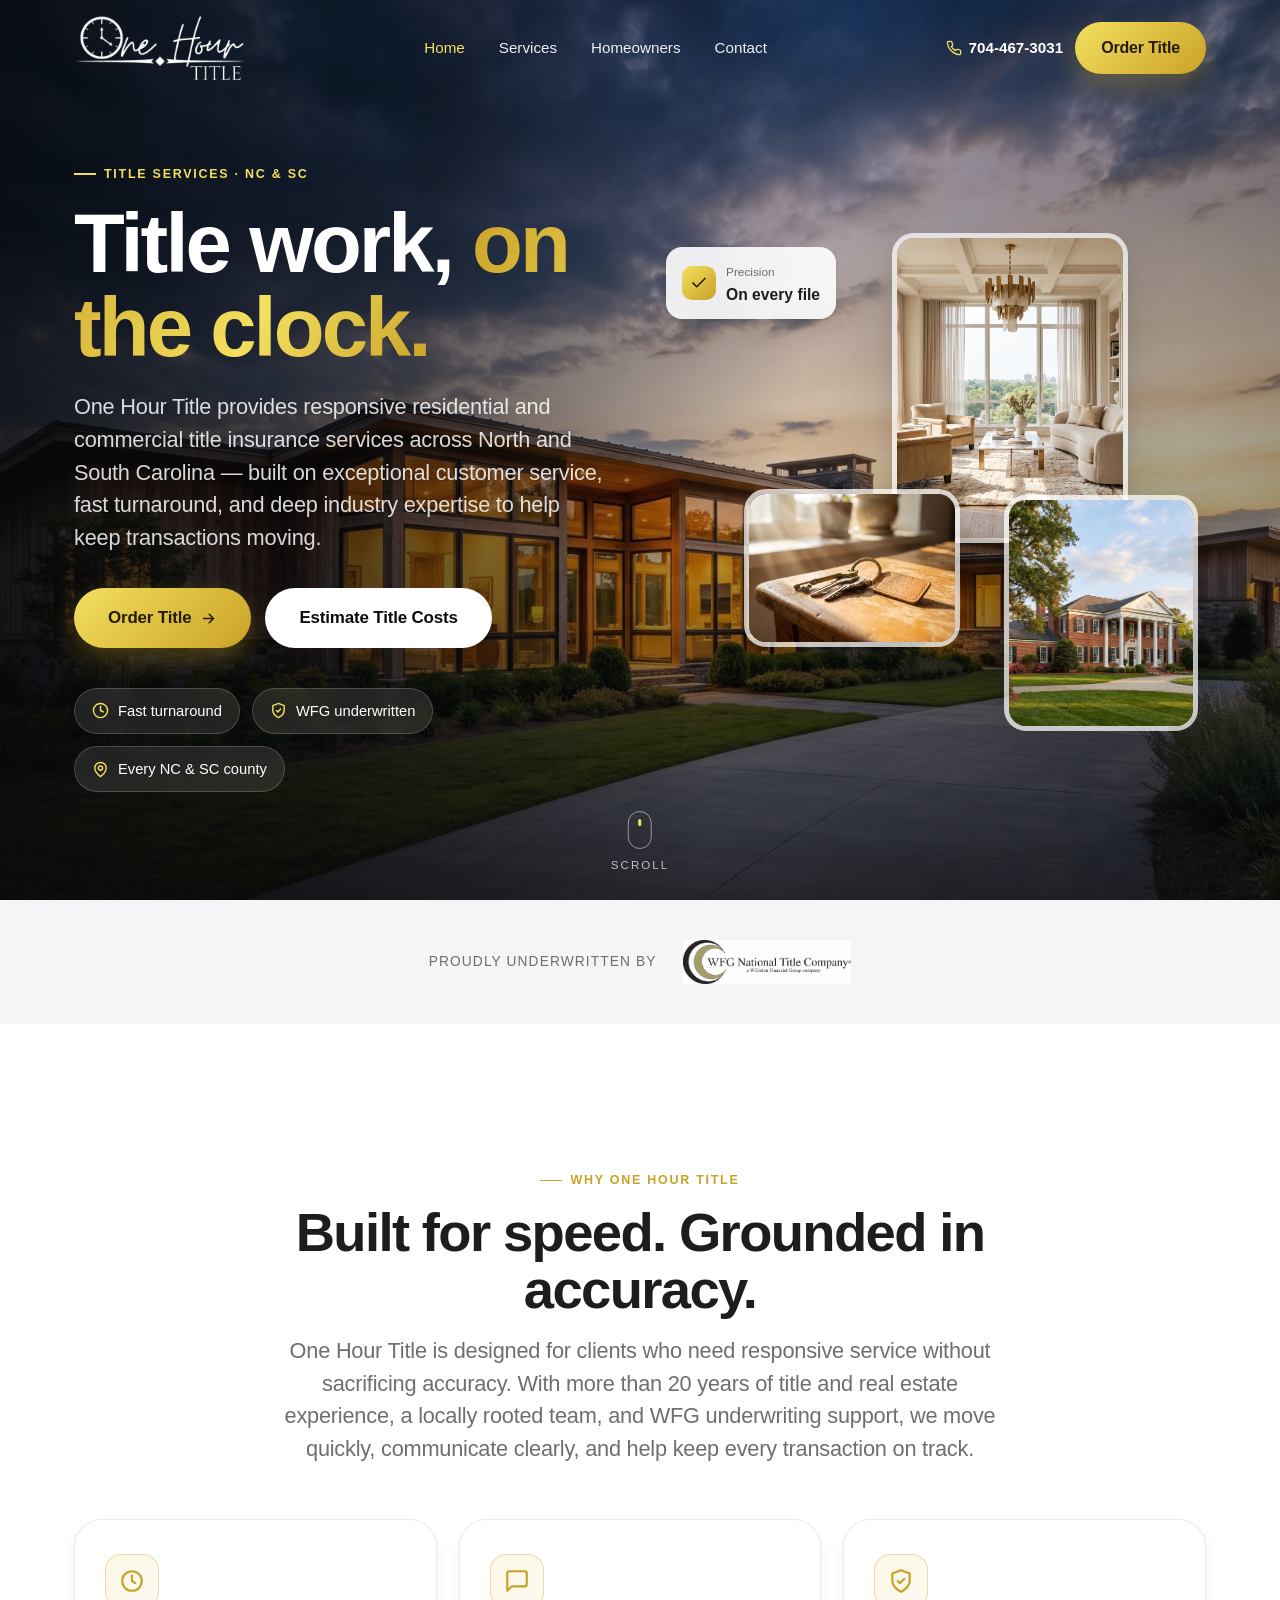
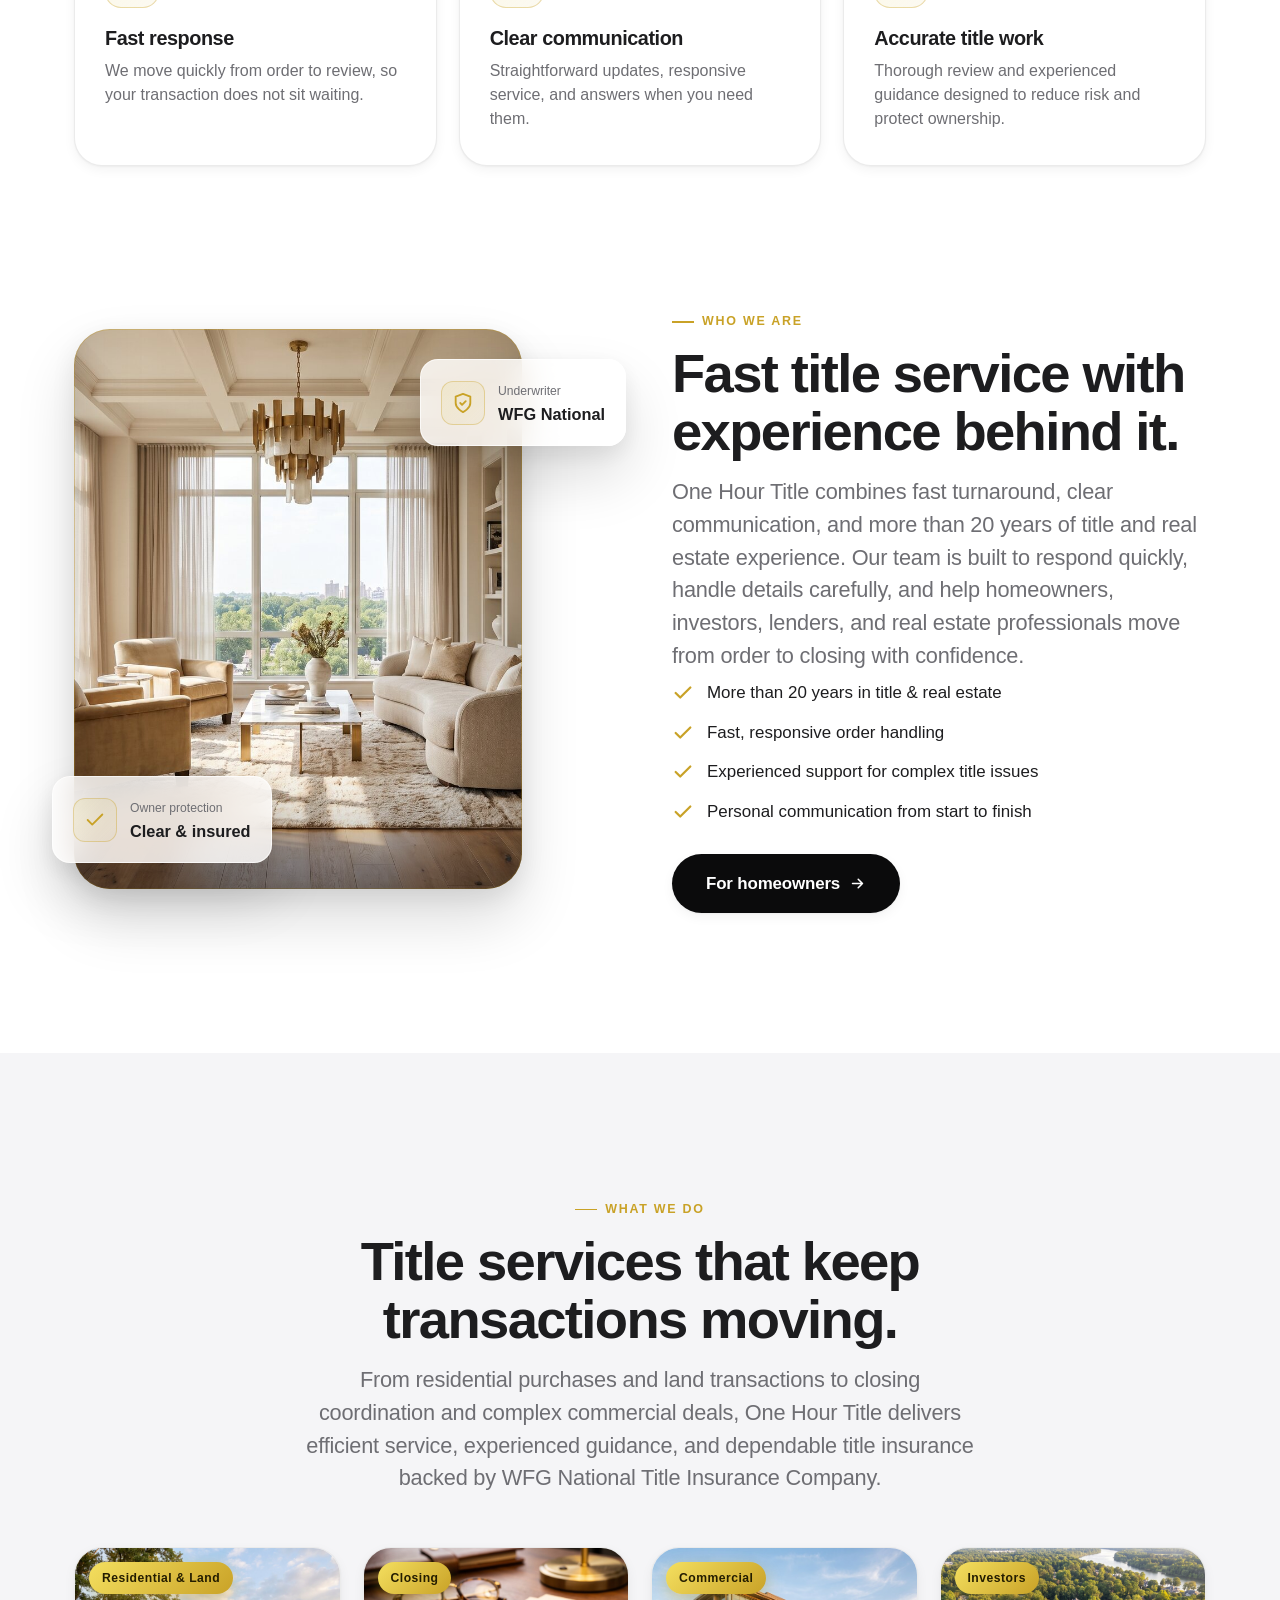
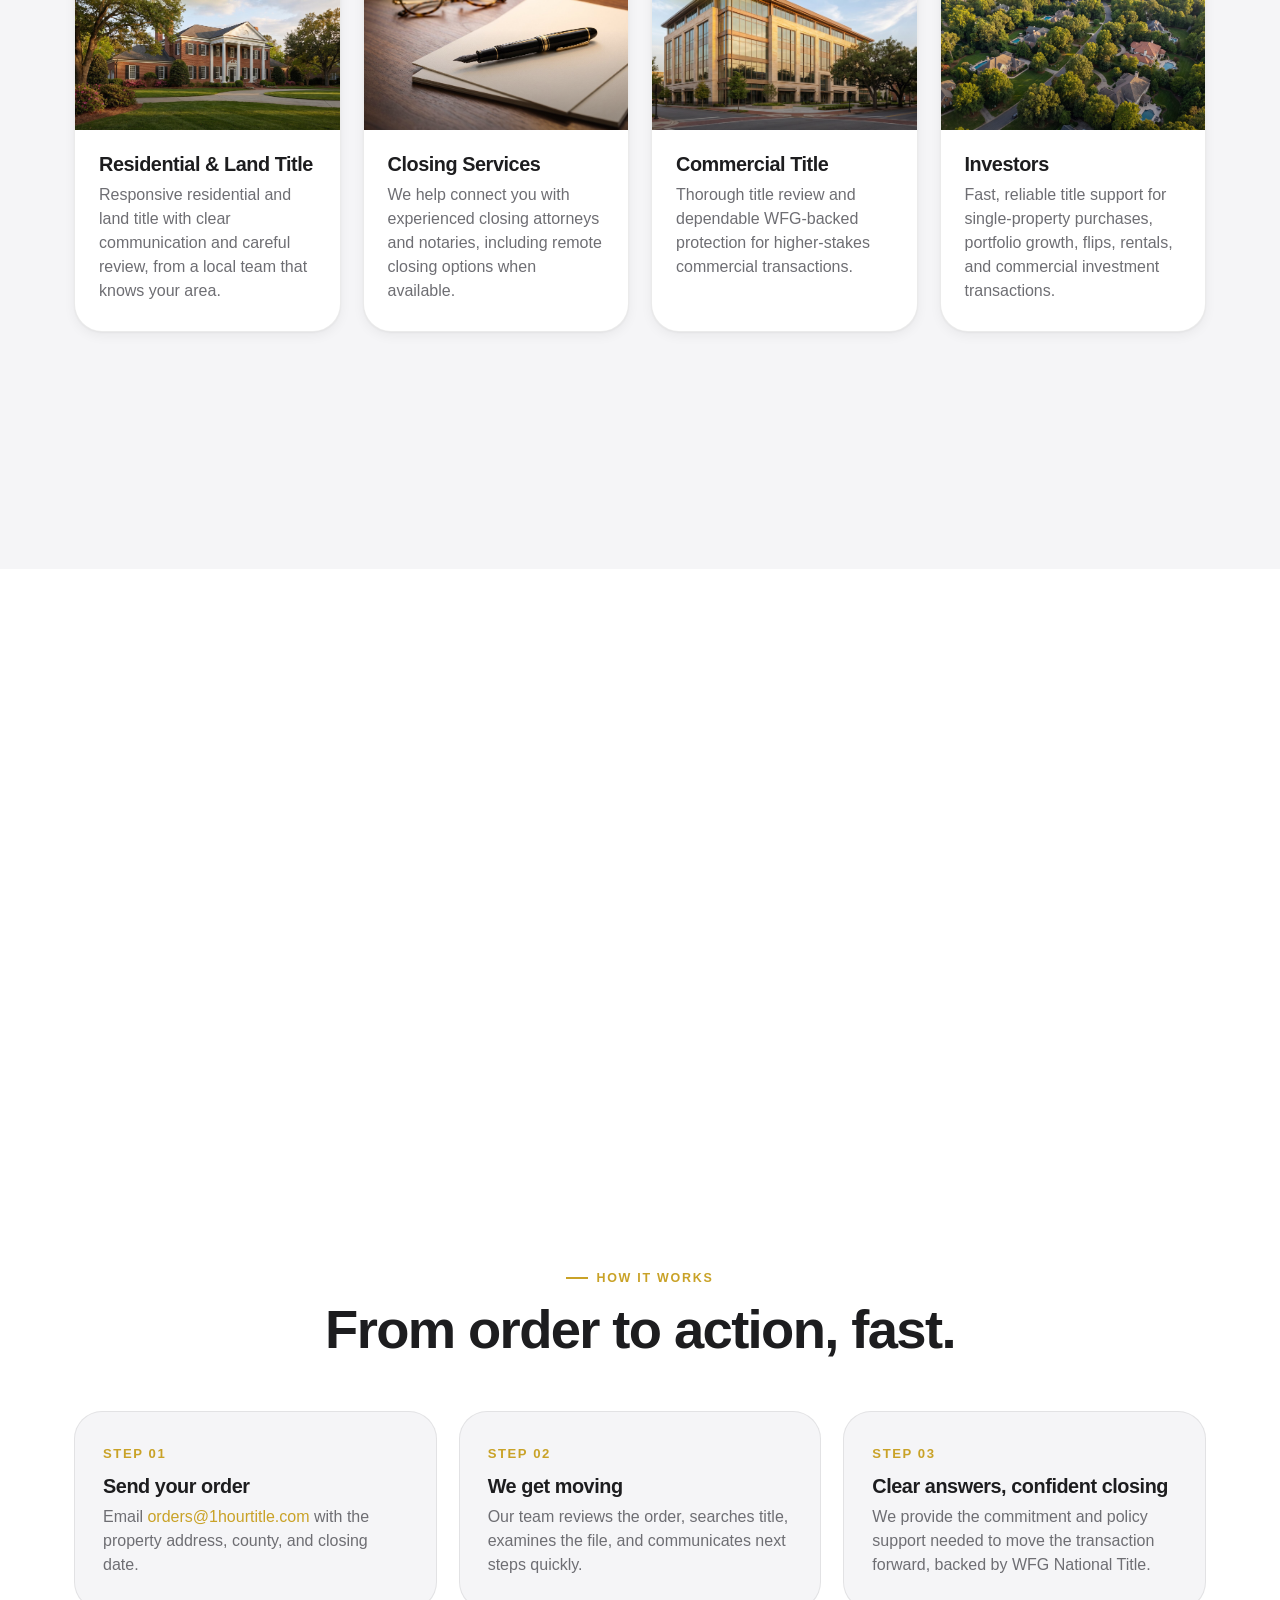
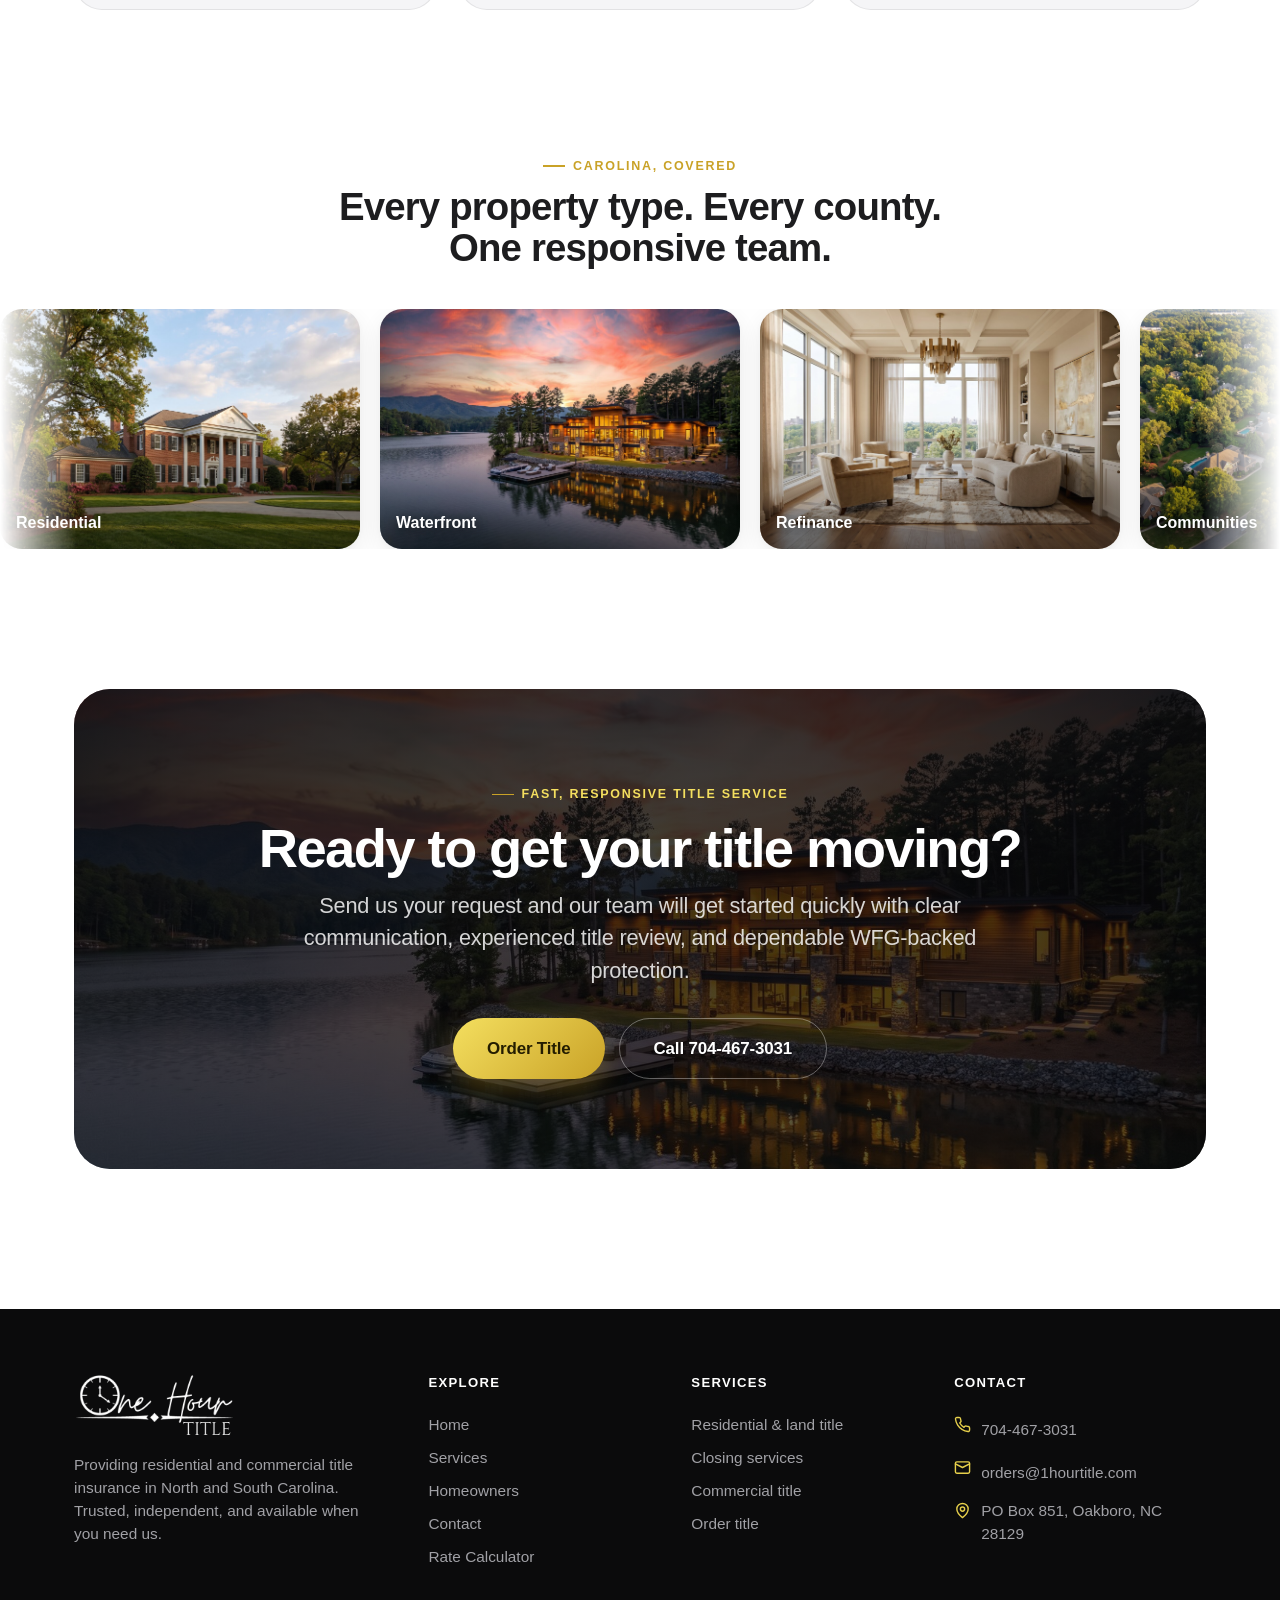
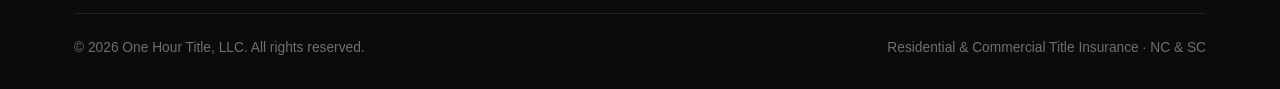
<file: index.html>
<!DOCTYPE html>
<html lang="en">
<head>
<meta charset="UTF-8" />
<meta name="viewport" content="width=device-width, initial-scale=1" />
<title>One Hour Title | Residential &amp; Commercial Title Insurance in NC &amp; SC</title>
<meta name="description" content="One Hour Title provides responsive residential and commercial title insurance across North and South Carolina — fast turnaround, clear communication, and dependable WFG-backed protection." />
<meta name="theme-color" content="#0b0b0c" />
<link rel="icon" href="assets/logo-primary.png" />
<link rel="stylesheet" href="css/styles.css" />
</head>
<body>

<!-- ===== Header ===== -->
<header class="header">
  <div class="wrap nav">
    <a class="brand" href="index.html" aria-label="One Hour Title home"><img class="logo-dark" src="assets/logo-primary.png" alt="One Hour Title" /><img class="logo-light" src="assets/logo-primary-white.png" alt="One Hour Title" /></a>
    <nav class="nav-links" aria-label="Primary">
      <a href="index.html" class="active">Home</a>
      <a href="services.html">Services</a>
      <a href="homeowners.html">Homeowners</a>
      <a href="contact.html">Contact</a>
    </nav>
    <div class="nav-cta">
      <a class="nav-phone" href="tel:+17044673031"><svg viewBox="0 0 24 24" fill="none" stroke="currentColor" stroke-width="2" stroke-linecap="round" stroke-linejoin="round"><path d="M22 16.92v3a2 2 0 0 1-2.18 2 19.79 19.79 0 0 1-8.63-3.07 19.5 19.5 0 0 1-6-6 19.79 19.79 0 0 1-3.07-8.67A2 2 0 0 1 4.11 2h3a2 2 0 0 1 2 1.72c.13.96.36 1.9.7 2.81a2 2 0 0 1-.45 2.11L8.09 9.91a16 16 0 0 0 6 6l1.27-1.27a2 2 0 0 1 2.11-.45c.9.34 1.85.57 2.81.7A2 2 0 0 1 22 16.92z"/></svg> 704-467-3031</a>
      <a class="btn btn-gold" href="mailto:orders@1hourtitle.com?subject=Title%20Order%20Request">Order Title</a>
    </div>
    <button class="burger" aria-label="Menu"><span></span></button>
  </div>
</header>
<div class="mobile-menu">
  <a href="index.html">Home</a>
  <a href="services.html">Services</a>
  <a href="homeowners.html">Homeowners</a>
  <a href="contact.html">Contact</a>
  <a href="https://rates.wfgnationaltitle.com/" target="_blank" rel="noopener">Rate Calculator</a>
  <div class="mm-actions">
    <a class="btn btn-gold btn-lg" href="mailto:orders@1hourtitle.com?subject=Title%20Order%20Request">Order Title</a>
    <a class="btn btn-ghost btn-lg" href="tel:+17044673031">Call 704-467-3031</a>
  </div>
</div>

<!-- ===== Cinematic hero ===== -->
<section class="hero2">
  <div class="kb"><img src="assets/img/hero-home.jpg" alt="Luxury Carolina home at golden hour" /></div>
  <div class="scrim"></div>
  <div class="wrap">
    <div class="split" style="align-items:center;">
      <div>
        <span class="eyebrow reveal">Title services · NC &amp; SC</span>
        <h1 class="display reveal d1" style="margin-top:18px;">Title work, <span class="grad-text">on the clock.</span></h1>
        <p class="lead reveal d2" style="margin-top:20px;max-width:50ch;">One Hour Title provides responsive residential and commercial title insurance services across North and South Carolina — built on exceptional customer service, fast turnaround, and deep industry expertise to help keep transactions moving.</p>
        <div class="hero-actions reveal d3">
          <a class="btn btn-gold btn-lg" href="mailto:orders@1hourtitle.com?subject=Title%20Order%20Request">Order Title
            <svg viewBox="0 0 24 24" fill="none" stroke="currentColor" stroke-width="2.2" stroke-linecap="round" stroke-linejoin="round"><path d="M5 12h14M13 6l6 6-6 6"/></svg>
          </a>
          <a class="btn btn-light btn-lg" href="https://rates.wfgnationaltitle.com/" target="_blank" rel="noopener">Estimate Title Costs</a>
        </div>
        <div class="hero-chips reveal d4">
          <span class="chip"><svg viewBox="0 0 24 24" fill="none" stroke="currentColor" stroke-width="2" stroke-linecap="round" stroke-linejoin="round"><circle cx="12" cy="12" r="10"/><path d="M12 6v6l4 2"/></svg> Fast turnaround</span>
          <span class="chip"><svg viewBox="0 0 24 24" fill="none" stroke="currentColor" stroke-width="2" stroke-linecap="round" stroke-linejoin="round"><path d="M12 22s8-4 8-10V5l-8-3-8 3v7c0 6 8 10 8 10Z"/><path d="m9 12 2 2 4-4"/></svg> WFG underwritten</span>
          <span class="chip"><svg viewBox="0 0 24 24" fill="none" stroke="currentColor" stroke-width="2" stroke-linecap="round" stroke-linejoin="round"><path d="M20 10c0 6-8 12-8 12s-8-6-8-12a8 8 0 0 1 16 0Z"/><circle cx="12" cy="10" r="3"/></svg> Every NC &amp; SC county</span>
        </div>
      </div>

      <!-- Floating drifting photos -->
      <div class="floaters reveal d2" aria-hidden="true">
        <div class="pf pf-1"><img src="assets/img/interior.jpg" alt="" /></div>
        <div class="pf pf-2"><img src="assets/img/keys.jpg" alt="" /></div>
        <div class="pf pf-3"><img src="assets/img/estate.jpg" alt="" /></div>
        <div class="pf-badge b1">
          <span class="dot"><svg viewBox="0 0 24 24" fill="none" stroke="currentColor" stroke-width="2.2" stroke-linecap="round" stroke-linejoin="round"><path d="M20 6 9 17l-5-5"/></svg></span>
          <span><span class="t">Precision</span><br /><span class="v">On every file</span></span>
        </div>
      </div>
    </div>
  </div>
  <a href="#why" class="scroll-cue" aria-label="Scroll down"><span class="mouse"></span>Scroll</a>
</section>

<!-- ===== Trust strip ===== -->
<section style="padding: 40px 0;background:var(--bg-alt);">
  <div class="wrap">
    <div class="partner reveal">
      <span class="text-muted" style="font-size:.86rem; letter-spacing:.08em; text-transform:uppercase;">Proudly underwritten by</span>
      <img src="assets/wfg.jpg" alt="WFG National Title Insurance Company" />
    </div>
  </div>
</section>

<!-- ===== Why (features) ===== -->
<section id="why" class="section-pad">
  <div class="wrap">
    <div class="center" style="max-width:720px; margin:0 auto 54px;">
      <span class="eyebrow reveal">Why One Hour Title</span>
      <h2 class="h-xl reveal d1" style="margin-top:14px;">Built for speed. Grounded in accuracy.</h2>
      <p class="lead reveal d2" style="margin-top:16px;">One Hour Title is designed for clients who need responsive service without sacrificing accuracy. With more than 20 years of title and real estate experience, a locally rooted team, and WFG underwriting support, we move quickly, communicate clearly, and help keep every transaction on track.</p>
    </div>
    <div class="grid grid-3">
      <div class="feature reveal">
        <div class="ic"><svg viewBox="0 0 24 24" fill="none" stroke="currentColor" stroke-width="2" stroke-linecap="round" stroke-linejoin="round"><circle cx="12" cy="12" r="9"/><path d="M12 7v5l3 2"/></svg></div>
        <h3>Fast response</h3>
        <p>We move quickly from order to review, so your transaction does not sit waiting.</p>
      </div>
      <div class="feature reveal d1">
        <div class="ic"><svg viewBox="0 0 24 24" fill="none" stroke="currentColor" stroke-width="2" stroke-linecap="round" stroke-linejoin="round"><path d="M21 15a2 2 0 0 1-2 2H7l-4 4V5a2 2 0 0 1 2-2h14a2 2 0 0 1 2 2z"/></svg></div>
        <h3>Clear communication</h3>
        <p>Straightforward updates, responsive service, and answers when you need them.</p>
      </div>
      <div class="feature reveal d2">
        <div class="ic"><svg viewBox="0 0 24 24" fill="none" stroke="currentColor" stroke-width="2" stroke-linecap="round" stroke-linejoin="round"><path d="M12 22s8-4 8-10V5l-8-3-8 3v7c0 6 8 10 8 10Z"/><path d="m9 12 2 2 4-4"/></svg></div>
        <h3>Accurate title work</h3>
        <p>Thorough review and experienced guidance designed to reduce risk and protect ownership.</p>
      </div>
    </div>
  </div>
</section>

<!-- ===== Split showcase w/ image ===== -->
<section class="section-pad" style="padding-top:0;">
  <div class="wrap">
    <div class="split">
      <div class="reveal" data-tilt style="position:relative;">
        <div class="img-frame ring float-img" style="aspect-ratio:4/5;max-height:560px;">
          <img src="assets/img/interior.jpg" alt="Elegant modern living room interior" />
          <div class="glow"></div>
        </div>
        <div class="overlay-card bl">
          <span class="ic"><svg viewBox="0 0 24 24" fill="none" stroke="currentColor" stroke-width="2" stroke-linecap="round" stroke-linejoin="round"><path d="M20 6 9 17l-5-5"/></svg></span>
          <span><span class="t">Owner protection</span><br /><span class="v">Clear &amp; insured</span></span>
        </div>
        <div class="overlay-card tr">
          <span class="ic"><svg viewBox="0 0 24 24" fill="none" stroke="currentColor" stroke-width="2" stroke-linecap="round" stroke-linejoin="round"><path d="M12 22s8-4 8-10V5l-8-3-8 3v7c0 6 8 10 8 10Z"/><path d="m9 12 2 2 4-4"/></svg></span>
          <span><span class="t">Underwriter</span><br /><span class="v">WFG National</span></span>
        </div>
      </div>
      <div>
        <span class="eyebrow reveal">Who we are</span>
        <h2 class="h-xl reveal d1" style="margin-top:14px;">Fast title service with experience behind it.</h2>
        <p class="lead reveal d2" style="margin-top:16px;">One Hour Title combines fast turnaround, clear communication, and more than 20 years of title and real estate experience. Our team is built to respond quickly, handle details carefully, and help homeowners, investors, lenders, and real estate professionals move from order to closing with confidence.</p>
        <ul class="checks reveal d3">
          <li><svg viewBox="0 0 24 24" fill="none" stroke="currentColor" stroke-width="2.4" stroke-linecap="round" stroke-linejoin="round"><path d="M20 6 9 17l-5-5"/></svg> More than 20 years in title &amp; real estate</li>
          <li><svg viewBox="0 0 24 24" fill="none" stroke="currentColor" stroke-width="2.4" stroke-linecap="round" stroke-linejoin="round"><path d="M20 6 9 17l-5-5"/></svg> Fast, responsive order handling</li>
          <li><svg viewBox="0 0 24 24" fill="none" stroke="currentColor" stroke-width="2.4" stroke-linecap="round" stroke-linejoin="round"><path d="M20 6 9 17l-5-5"/></svg> Experienced support for complex title issues</li>
          <li><svg viewBox="0 0 24 24" fill="none" stroke="currentColor" stroke-width="2.4" stroke-linecap="round" stroke-linejoin="round"><path d="M20 6 9 17l-5-5"/></svg> Personal communication from start to finish</li>
        </ul>
        <a class="btn btn-primary btn-lg reveal d4" href="homeowners.html" style="margin-top:30px;">For homeowners
          <svg viewBox="0 0 24 24" fill="none" stroke="currentColor" stroke-width="2.2" stroke-linecap="round" stroke-linejoin="round"><path d="M5 12h14M13 6l6 6-6 6"/></svg>
        </a>
      </div>
    </div>
  </div>
</section>

<!-- ===== Services with imagery ===== -->
<section class="section-pad" style="background:var(--bg-alt);">
  <div class="wrap">
    <div class="center" style="max-width:680px;margin:0 auto 52px;">
      <span class="eyebrow reveal">What we do</span>
      <h2 class="h-xl reveal d1" style="margin-top:14px;">Title services that keep transactions moving.</h2>
      <p class="lead reveal d2" style="margin-top:16px;">From residential purchases and land transactions to closing coordination and complex commercial deals, One Hour Title delivers efficient service, experienced guidance, and dependable title insurance backed by WFG National Title Insurance Company.</p>
    </div>
    <div class="grid grid-4">
      <div class="media-card reveal">
        <div class="thumb"><span class="tag">Residential &amp; Land</span><img src="assets/img/estate.jpg" alt="Carolina residential estate home" /></div>
        <div class="body"><h3>Residential &amp; Land Title</h3><p>Responsive residential and land title with clear communication and careful review, from a local team that knows your area.</p></div>
      </div>
      <div class="media-card reveal d1">
        <div class="thumb"><span class="tag">Closing</span><img src="assets/img/signing.jpg" alt="Closing documents on a desk" /></div>
        <div class="body"><h3>Closing Services</h3><p>We help connect you with experienced closing attorneys and notaries, including remote closing options when available.</p></div>
      </div>
      <div class="media-card reveal d2">
        <div class="thumb"><span class="tag">Commercial</span><img src="assets/img/commercial.jpg" alt="Modern commercial office building in the Carolinas" /></div>
        <div class="body"><h3>Commercial Title</h3><p>Thorough title review and dependable WFG-backed protection for higher-stakes commercial transactions.</p></div>
      </div>
      <div class="media-card reveal d3">
        <div class="thumb"><span class="tag">Investors</span><img src="assets/img/aerial.jpg" alt="Aerial view of a Carolina neighborhood" /></div>
        <div class="body"><h3>Investors</h3><p>Fast, reliable title support for single-property purchases, portfolio growth, flips, rentals, and commercial investment transactions.</p></div>
      </div>
    </div>
    <div class="center reveal" style="margin-top:38px;">
      <a class="btn btn-ghost btn-lg" href="services.html">Explore all services
        <svg viewBox="0 0 24 24" fill="none" stroke="currentColor" stroke-width="2.2" stroke-linecap="round" stroke-linejoin="round"><path d="M5 12h14M13 6l6 6-6 6"/></svg>
      </a>
    </div>
  </div>
</section>

<!-- ===== Gold-texture stat panel ===== -->
<section class="section-pad">
  <div class="wrap">
    <div class="gold-panel reveal">
      <div class="bg"><img src="assets/img/gold-texture.jpg" alt="" /></div>
      <div class="scrim"></div>
      <div class="inner">
        <div class="split" style="align-items:center;gap:40px;">
          <div>
            <span class="eyebrow" style="color:var(--gold-bright);">By the numbers</span>
            <h2 class="h-lg" style="margin-top:14px;color:#fff;">Speed you can see. Experience you can trust.</h2>
            <p class="lead" style="margin-top:14px;max-width:40ch;">From the mountains to the coast, we move fast and get it right — every county, every time.</p>
          </div>
          <div class="stats" style="grid-template-columns:1fr 1fr;gap:28px 20px;">
            <div class="stat"><div class="num"><span class="grad-text" data-count="20" data-suffix="+">20+</span></div><div class="lbl">Years experience</div></div>
            <div class="stat"><div class="num"><span class="grad-text" data-count="100" data-suffix="%">100%</span></div><div class="lbl">NC &amp; SC coverage</div></div>
            <div class="stat"><div class="num"><span class="grad-text">Fast</span></div><div class="lbl">Response</div></div>
            <div class="stat"><div class="num"><span class="grad-text">WFG</span></div><div class="lbl">Underwritten</div></div>
          </div>
        </div>
      </div>
    </div>
  </div>
</section>

<!-- ===== How it works ===== -->
<section class="section-pad" style="padding-top:0;">
  <div class="wrap">
    <div class="center" style="max-width:680px;margin:0 auto 52px;">
      <span class="eyebrow reveal">How it works</span>
      <h2 class="h-xl reveal d1" style="margin-top:14px;">From order to action, fast.</h2>
    </div>
    <div class="steps">
      <div class="step reveal"><div class="n">STEP 01</div><h3>Send your order</h3><p>Email <a href="mailto:orders@1hourtitle.com" class="gold-text">orders@1hourtitle.com</a> with the property address, county, and closing date.</p></div>
      <div class="step reveal d1"><div class="n">STEP 02</div><h3>We get moving</h3><p>Our team reviews the order, searches title, examines the file, and communicates next steps quickly.</p></div>
      <div class="step reveal d2"><div class="n">STEP 03</div><h3>Clear answers, confident closing</h3><p>We provide the commitment and policy support needed to move the transaction forward, backed by WFG National Title.</p></div>
    </div>
  </div>
</section>

<!-- ===== Gallery marquee ===== -->
<section style="padding: 0 0 clamp(72px,11vw,140px);">
  <div class="wrap center" style="max-width:680px;margin:0 auto 40px;">
    <span class="eyebrow reveal">Carolina, covered</span>
    <h2 class="h-lg reveal d1" style="margin-top:12px;">Every property type. Every county. One responsive team.</h2>
  </div>
  <div class="marquee reveal">
    <div class="marquee-track">
      <div class="m-img"><img src="assets/img/estate.jpg" alt="Colonial estate" /><span class="cap">Residential</span></div>
      <div class="m-img"><img src="assets/img/lakeside.jpg" alt="Lakeside home" /><span class="cap">Waterfront</span></div>
      <div class="m-img"><img src="assets/img/interior.jpg" alt="Interior" /><span class="cap">Refinance</span></div>
      <div class="m-img"><img src="assets/img/aerial.jpg" alt="Neighborhood" /><span class="cap">Communities</span></div>
      <div class="m-img"><img src="assets/img/keys.jpg" alt="Keys" /><span class="cap">New owners</span></div>
      <div class="m-img"><img src="assets/img/hero-home.jpg" alt="Modern home" /><span class="cap">Luxury</span></div>
      <!-- duplicate for seamless loop -->
      <div class="m-img"><img src="assets/img/estate.jpg" alt="" /><span class="cap">Residential</span></div>
      <div class="m-img"><img src="assets/img/lakeside.jpg" alt="" /><span class="cap">Waterfront</span></div>
      <div class="m-img"><img src="assets/img/interior.jpg" alt="" /><span class="cap">Refinance</span></div>
      <div class="m-img"><img src="assets/img/aerial.jpg" alt="" /><span class="cap">Communities</span></div>
      <div class="m-img"><img src="assets/img/keys.jpg" alt="" /><span class="cap">New owners</span></div>
      <div class="m-img"><img src="assets/img/hero-home.jpg" alt="" /><span class="cap">Luxury</span></div>
    </div>
  </div>
</section>

<!-- ===== Image CTA ===== -->
<section class="section-pad" style="padding-top:0;">
  <div class="wrap">
    <div class="cta-image reveal">
      <div class="bg"><img src="assets/img/lakeside.jpg" alt="" /></div>
      <div class="scrim"></div>
      <div class="inner">
        <span class="eyebrow" style="color:var(--gold-bright);justify-content:center;">Fast, responsive title service</span>
        <h2 class="h-xl" style="margin:16px 0 12px;">Ready to get your title moving?</h2>
        <p class="lead mx-auto" style="max-width:56ch;">Send us your request and our team will get started quickly with clear communication, experienced title review, and dependable WFG-backed protection.</p>
        <div class="cta-actions">
          <a class="btn btn-gold btn-lg" href="mailto:orders@1hourtitle.com?subject=Title%20Order%20Request">Order Title</a>
          <a class="btn btn-outline-light btn-lg" href="tel:+17044673031">Call 704-467-3031</a>
        </div>
      </div>
    </div>
  </div>
</section>

<!-- ===== Footer ===== -->
<footer class="footer">
  <div class="wrap">
    <div class="footer-top">
      <div>
        <img class="f-logo" src="assets/logo-primary-white.png" alt="One Hour Title" />
        <p class="f-desc">Providing residential and commercial title insurance in North and South Carolina. Trusted, independent, and available when you need us.</p>
      </div>
      <div>
        <h5>Explore</h5>
        <a href="index.html">Home</a><br /><a href="services.html">Services</a><br /><a href="homeowners.html">Homeowners</a><br /><a href="contact.html">Contact</a><br /><a href="https://rates.wfgnationaltitle.com/" target="_blank" rel="noopener">Rate Calculator</a>
      </div>
      <div>
        <h5>Services</h5>
        <a href="services.html">Residential &amp; land title</a><br /><a href="services.html">Closing services</a><br /><a href="services.html">Commercial title</a><br /><a href="mailto:orders@1hourtitle.com?subject=Title%20Order%20Request">Order title</a>
      </div>
      <div>
        <h5>Contact</h5>
        <ul class="f-contact">
          <li><svg viewBox="0 0 24 24" fill="none" stroke="currentColor" stroke-width="2" stroke-linecap="round" stroke-linejoin="round"><path d="M22 16.92v3a2 2 0 0 1-2.18 2 19.79 19.79 0 0 1-8.63-3.07 19.5 19.5 0 0 1-6-6 19.79 19.79 0 0 1-3.07-8.67A2 2 0 0 1 4.11 2h3a2 2 0 0 1 2 1.72c.13.96.36 1.9.7 2.81a2 2 0 0 1-.45 2.11L8.09 9.91a16 16 0 0 0 6 6l1.27-1.27a2 2 0 0 1 2.11-.45c.9.34 1.85.57 2.81.7A2 2 0 0 1 22 16.92z"/></svg> <a href="tel:+17044673031">704-467-3031</a></li>
          <li><svg viewBox="0 0 24 24" fill="none" stroke="currentColor" stroke-width="2" stroke-linecap="round" stroke-linejoin="round"><rect x="2" y="4" width="20" height="16" rx="2"/><path d="m22 7-10 5L2 7"/></svg> <a href="mailto:orders@1hourtitle.com">orders@1hourtitle.com</a></li>
          <li><svg viewBox="0 0 24 24" fill="none" stroke="currentColor" stroke-width="2" stroke-linecap="round" stroke-linejoin="round"><path d="M20 10c0 6-8 12-8 12s-8-6-8-12a8 8 0 0 1 16 0Z"/><circle cx="12" cy="10" r="3"/></svg> PO Box 851, Oakboro, NC 28129</li>
        </ul>
      </div>
    </div>
    <div class="footer-bottom">
      <span>© <span id="year">2026</span> One Hour Title, LLC. All rights reserved.</span>
      <span>Residential &amp; Commercial Title Insurance · NC &amp; SC</span>
    </div>
  </div>
</footer>

<script src="js/main.js"></script>
</body>
</html>
</file>
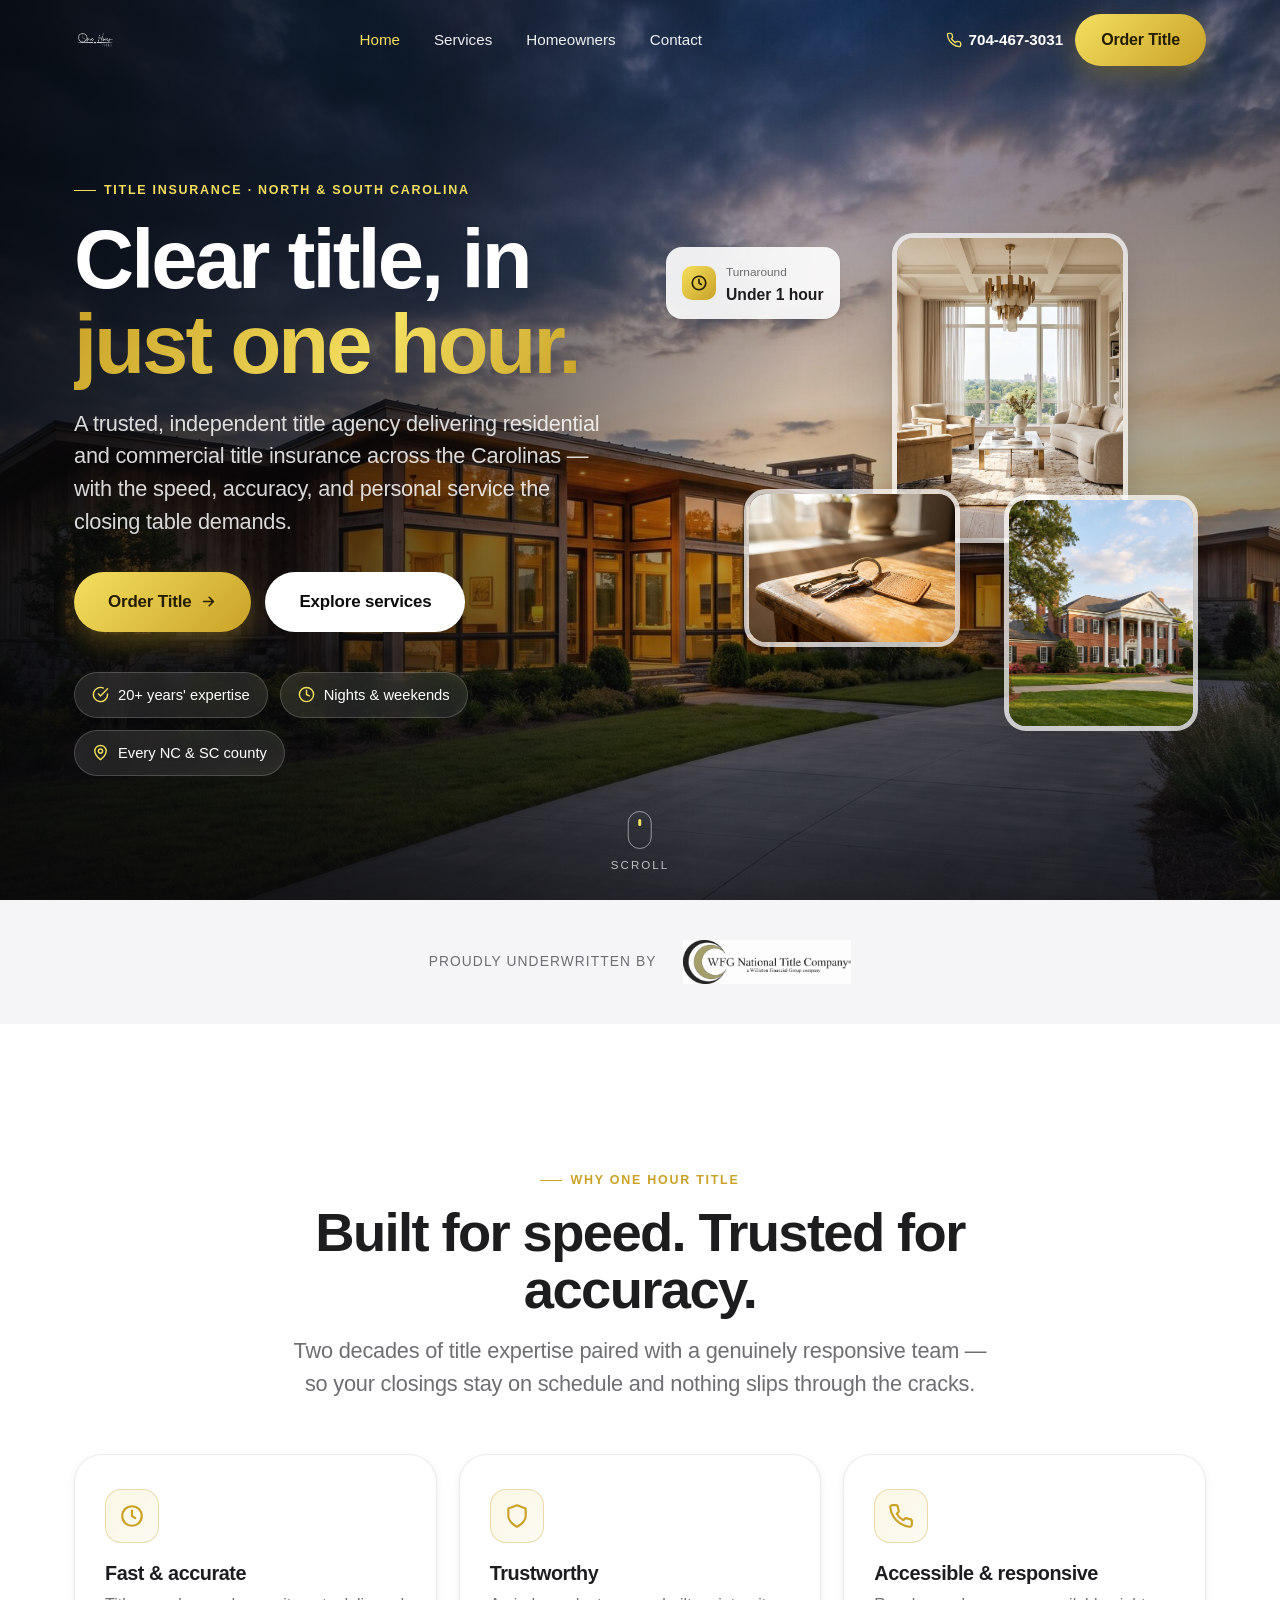
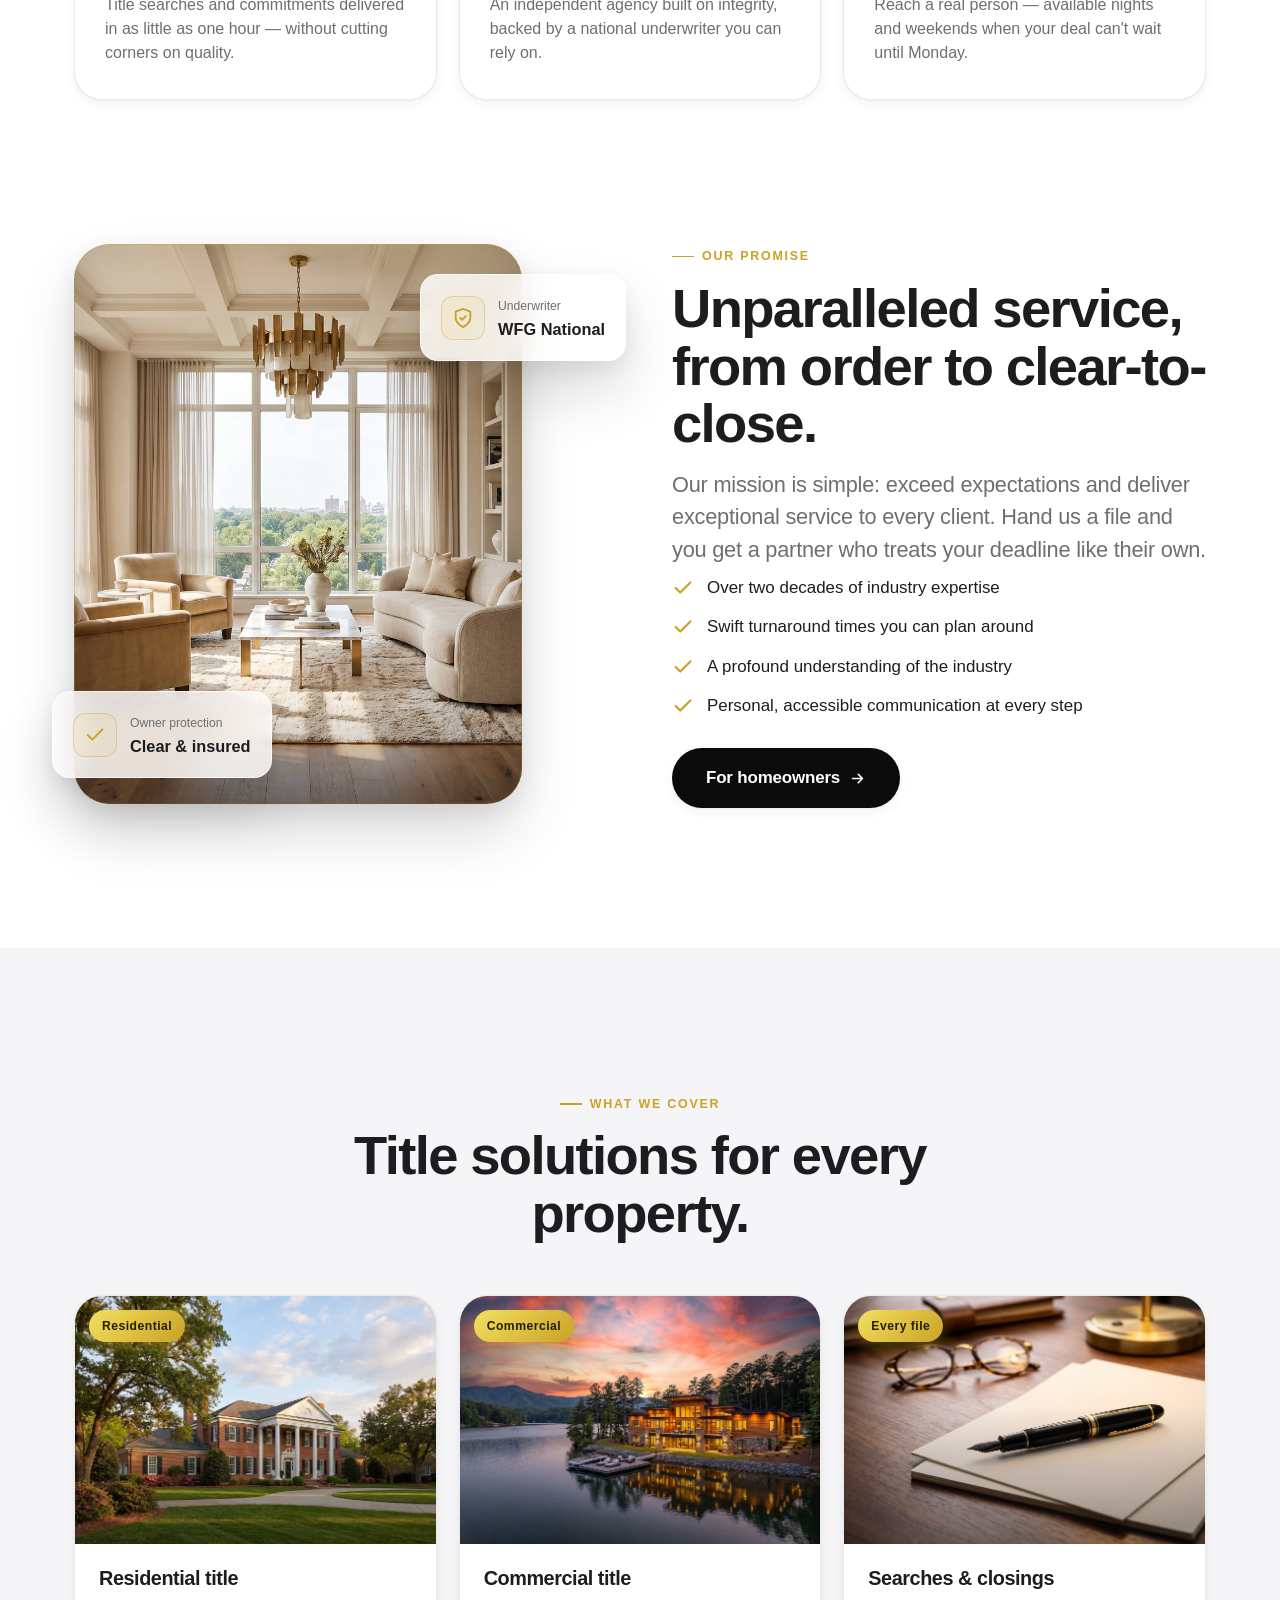
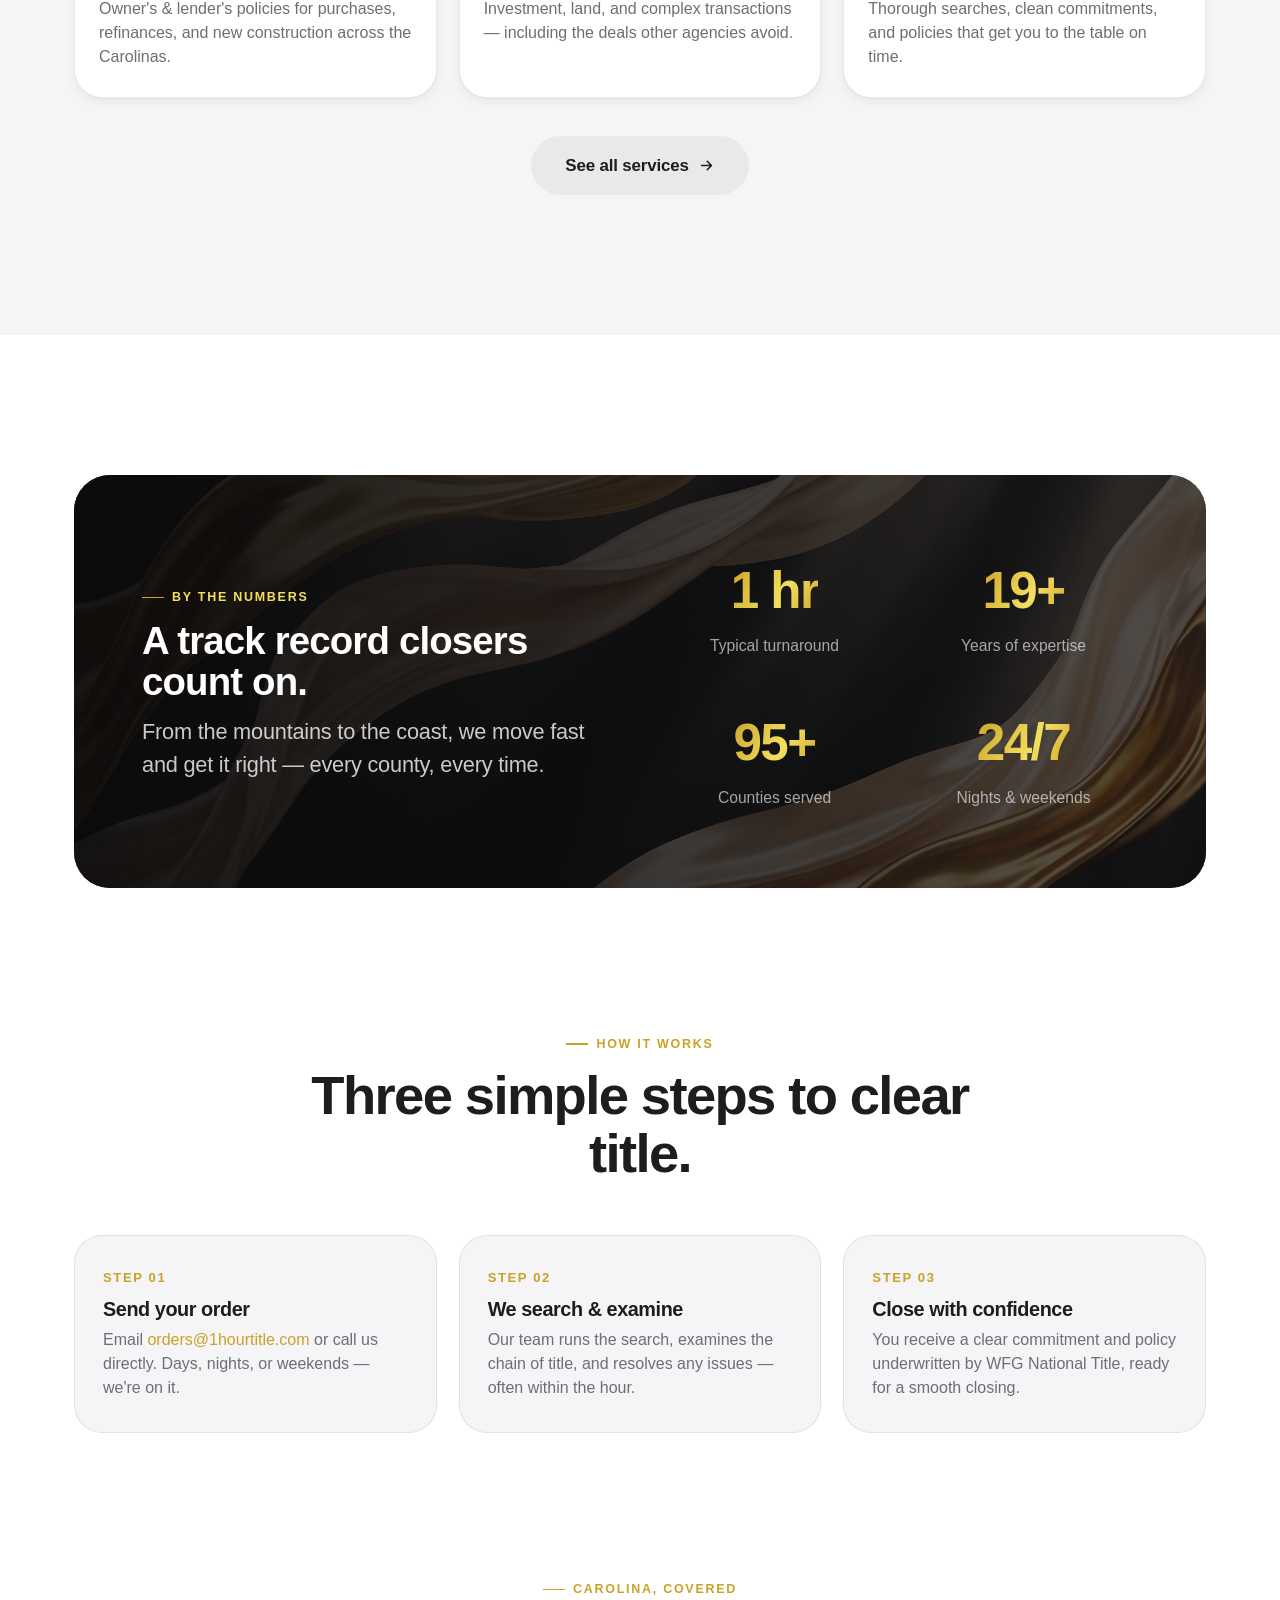
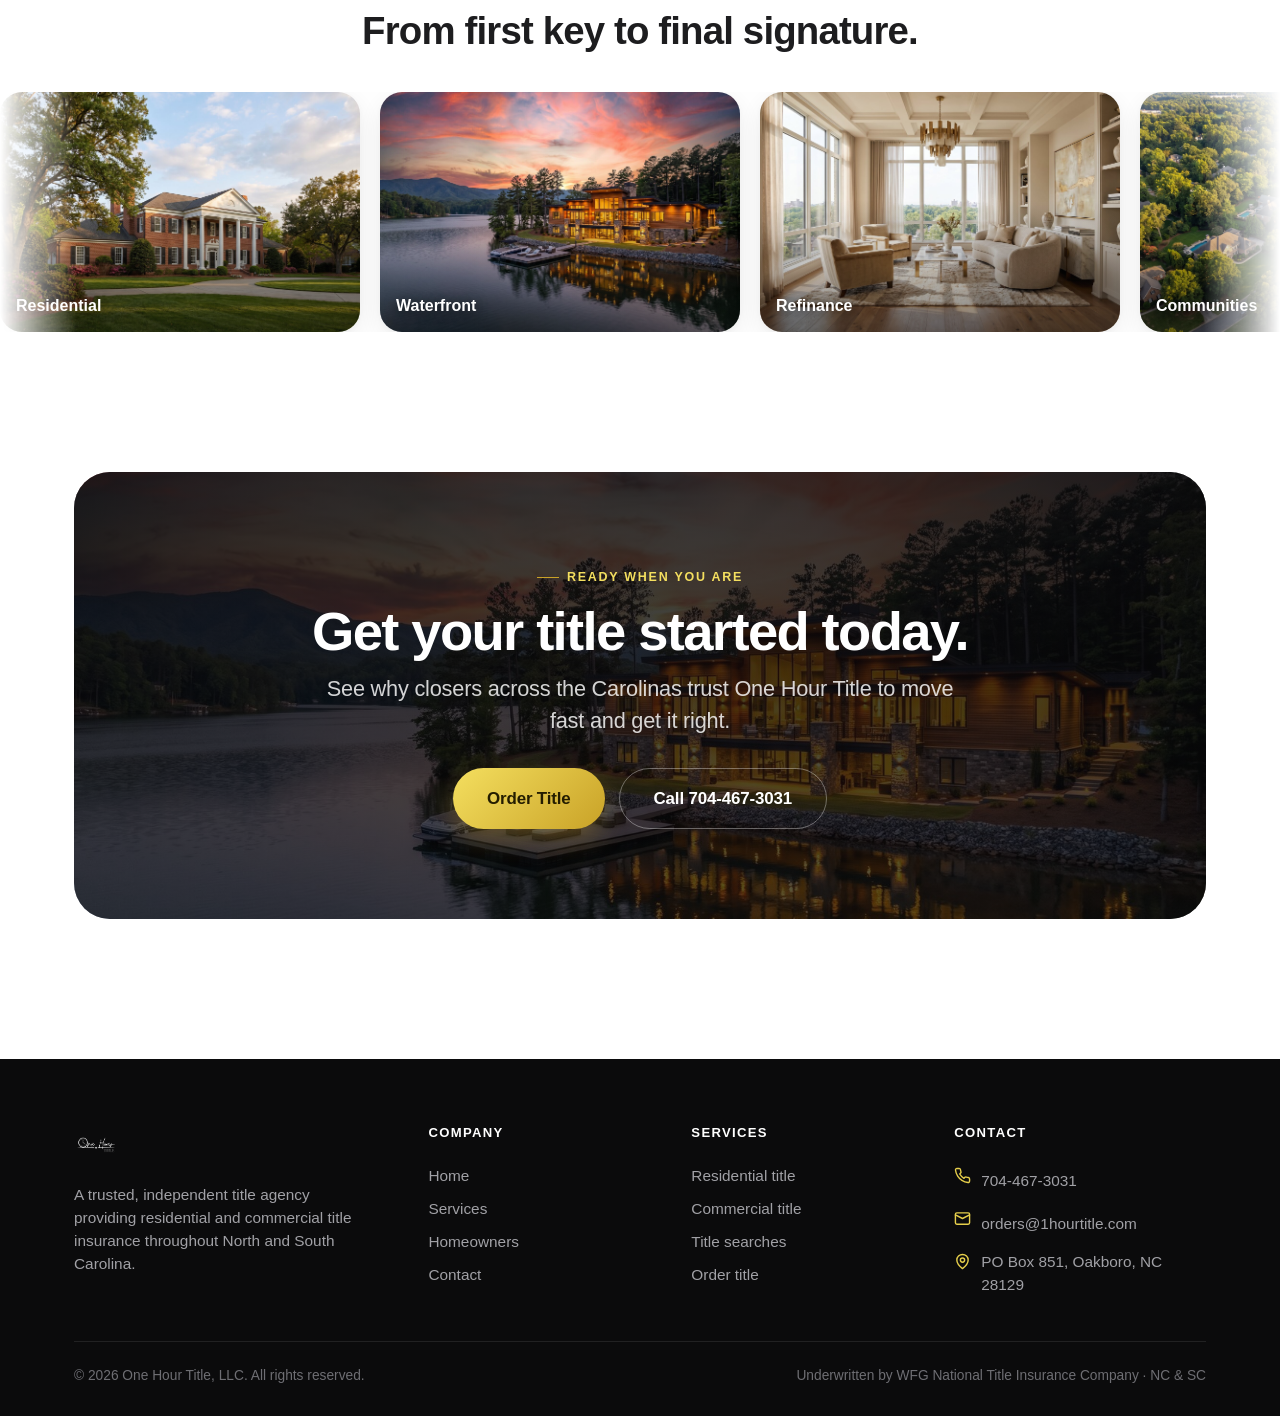
<file: onehourtitle/index.html>
<!DOCTYPE html>
<html lang="en">
<head>
<meta charset="UTF-8" />
<meta name="viewport" content="width=device-width, initial-scale=1" />
<title>One Hour Title | Residential &amp; Commercial Title Insurance in NC &amp; SC</title>
<meta name="description" content="One Hour Title, LLC — a trusted, independent title agency delivering residential and commercial title insurance across North and South Carolina. Fast, accurate service in as little as one hour. Available nights &amp; weekends." />
<meta name="theme-color" content="#0b0b0c" />
<link rel="icon" href="assets/logo-primary.png" />
<link rel="stylesheet" href="css/styles.css" />
</head>
<body>

<!-- ===== Header ===== -->
<header class="header">
  <div class="wrap nav">
    <a class="brand" href="index.html" aria-label="One Hour Title home"><img class="logo-dark" src="assets/logo-primary.png" alt="One Hour Title" /><img class="logo-light" src="assets/logo-primary-white.png" alt="One Hour Title" /></a>
    <nav class="nav-links" aria-label="Primary">
      <a href="index.html" class="active">Home</a>
      <a href="services.html">Services</a>
      <a href="homeowners.html">Homeowners</a>
      <a href="contact.html">Contact</a>
    </nav>
    <div class="nav-cta">
      <a class="nav-phone" href="tel:+17044673031"><svg viewBox="0 0 24 24" fill="none" stroke="currentColor" stroke-width="2" stroke-linecap="round" stroke-linejoin="round"><path d="M22 16.92v3a2 2 0 0 1-2.18 2 19.79 19.79 0 0 1-8.63-3.07 19.5 19.5 0 0 1-6-6 19.79 19.79 0 0 1-3.07-8.67A2 2 0 0 1 4.11 2h3a2 2 0 0 1 2 1.72c.13.96.36 1.9.7 2.81a2 2 0 0 1-.45 2.11L8.09 9.91a16 16 0 0 0 6 6l1.27-1.27a2 2 0 0 1 2.11-.45c.9.34 1.85.57 2.81.7A2 2 0 0 1 22 16.92z"/></svg> 704-467-3031</a>
      <a class="btn btn-gold" href="mailto:orders@1hourtitle.com?subject=Title%20Order%20Request">Order Title</a>
    </div>
    <button class="burger" aria-label="Menu"><span></span></button>
  </div>
</header>
<div class="mobile-menu">
  <a href="index.html">Home</a>
  <a href="services.html">Services</a>
  <a href="homeowners.html">Homeowners</a>
  <a href="contact.html">Contact</a>
  <div class="mm-actions">
    <a class="btn btn-gold btn-lg" href="mailto:orders@1hourtitle.com?subject=Title%20Order%20Request">Order Title</a>
    <a class="btn btn-ghost btn-lg" href="tel:+17044673031">Call 704-467-3031</a>
  </div>
</div>

<!-- ===== Cinematic hero ===== -->
<section class="hero2">
  <div class="kb"><img src="assets/img/hero-home.jpg" alt="Luxury Carolina home at golden hour" /></div>
  <div class="scrim"></div>
  <div class="wrap">
    <div class="split" style="align-items:center;">
      <div>
        <span class="eyebrow reveal">Title insurance · North &amp; South Carolina</span>
        <h1 class="display reveal d1" style="margin-top:18px;">Clear title, in <span class="grad-text">just one hour.</span></h1>
        <p class="lead reveal d2" style="margin-top:20px;max-width:44ch;">A trusted, independent title agency delivering residential and commercial title insurance across the Carolinas — with the speed, accuracy, and personal service the closing table demands.</p>
        <div class="hero-actions reveal d3">
          <a class="btn btn-gold btn-lg" href="mailto:orders@1hourtitle.com?subject=Title%20Order%20Request">Order Title
            <svg viewBox="0 0 24 24" fill="none" stroke="currentColor" stroke-width="2.2" stroke-linecap="round" stroke-linejoin="round"><path d="M5 12h14M13 6l6 6-6 6"/></svg>
          </a>
          <a class="btn btn-light btn-lg" href="services.html">Explore services</a>
        </div>
        <div class="hero-chips reveal d4">
          <span class="chip"><svg viewBox="0 0 24 24" fill="none" stroke="currentColor" stroke-width="2" stroke-linecap="round" stroke-linejoin="round"><path d="M22 11.08V12a10 10 0 1 1-5.93-9.14"/><path d="M22 4 12 14.01l-3-3"/></svg> 20+ years' expertise</span>
          <span class="chip"><svg viewBox="0 0 24 24" fill="none" stroke="currentColor" stroke-width="2" stroke-linecap="round" stroke-linejoin="round"><circle cx="12" cy="12" r="10"/><path d="M12 6v6l4 2"/></svg> Nights &amp; weekends</span>
          <span class="chip"><svg viewBox="0 0 24 24" fill="none" stroke="currentColor" stroke-width="2" stroke-linecap="round" stroke-linejoin="round"><path d="M20 10c0 6-8 12-8 12s-8-6-8-12a8 8 0 0 1 16 0Z"/><circle cx="12" cy="10" r="3"/></svg> Every NC &amp; SC county</span>
        </div>
      </div>

      <!-- Floating drifting photos -->
      <div class="floaters reveal d2" aria-hidden="true">
        <div class="pf pf-1"><img src="assets/img/interior.jpg" alt="" /></div>
        <div class="pf pf-2"><img src="assets/img/keys.jpg" alt="" /></div>
        <div class="pf pf-3"><img src="assets/img/estate.jpg" alt="" /></div>
        <div class="pf-badge b1">
          <span class="dot"><svg viewBox="0 0 24 24" fill="none" stroke="currentColor" stroke-width="2.2" stroke-linecap="round" stroke-linejoin="round"><circle cx="12" cy="12" r="9"/><path d="M12 7v5l3 2"/></svg></span>
          <span><span class="t">Turnaround</span><br /><span class="v">Under 1 hour</span></span>
        </div>
      </div>
    </div>
  </div>
  <a href="#why" class="scroll-cue" aria-label="Scroll down"><span class="mouse"></span>Scroll</a>
</section>

<!-- ===== Trust strip ===== -->
<section style="padding: 40px 0;background:var(--bg-alt);">
  <div class="wrap">
    <div class="partner reveal">
      <span class="text-muted" style="font-size:.86rem; letter-spacing:.08em; text-transform:uppercase;">Proudly underwritten by</span>
      <img src="assets/wfg.jpg" alt="WFG National Title Insurance Company" />
    </div>
  </div>
</section>

<!-- ===== Why (features) ===== -->
<section id="why" class="section-pad">
  <div class="wrap">
    <div class="center" style="max-width:720px; margin:0 auto 54px;">
      <span class="eyebrow reveal">Why One Hour Title</span>
      <h2 class="h-xl reveal d1" style="margin-top:14px;">Built for speed. Trusted for accuracy.</h2>
      <p class="lead reveal d2" style="margin-top:16px;">Two decades of title expertise paired with a genuinely responsive team — so your closings stay on schedule and nothing slips through the cracks.</p>
    </div>
    <div class="grid grid-3">
      <div class="feature reveal">
        <div class="ic"><svg viewBox="0 0 24 24" fill="none" stroke="currentColor" stroke-width="2" stroke-linecap="round" stroke-linejoin="round"><circle cx="12" cy="12" r="9"/><path d="M12 7v5l3 2"/></svg></div>
        <h3>Fast &amp; accurate</h3>
        <p>Title searches and commitments delivered in as little as one hour — without cutting corners on quality.</p>
      </div>
      <div class="feature reveal d1">
        <div class="ic"><svg viewBox="0 0 24 24" fill="none" stroke="currentColor" stroke-width="2" stroke-linecap="round" stroke-linejoin="round"><path d="M12 22s8-4 8-10V5l-8-3-8 3v7c0 6 8 10 8 10Z"/></svg></div>
        <h3>Trustworthy</h3>
        <p>An independent agency built on integrity, backed by a national underwriter you can rely on.</p>
      </div>
      <div class="feature reveal d2">
        <div class="ic"><svg viewBox="0 0 24 24" fill="none" stroke="currentColor" stroke-width="2" stroke-linecap="round" stroke-linejoin="round"><path d="M22 16.92v3a2 2 0 0 1-2.18 2 19.79 19.79 0 0 1-8.63-3.07 19.5 19.5 0 0 1-6-6 19.79 19.79 0 0 1-3.07-8.67A2 2 0 0 1 4.11 2h3a2 2 0 0 1 2 1.72c.13.96.36 1.9.7 2.81a2 2 0 0 1-.45 2.11L8.09 9.91a16 16 0 0 0 6 6l1.27-1.27a2 2 0 0 1 2.11-.45c.9.34 1.85.57 2.81.7A2 2 0 0 1 22 16.92z"/></svg></div>
        <h3>Accessible &amp; responsive</h3>
        <p>Reach a real person — available nights and weekends when your deal can't wait until Monday.</p>
      </div>
    </div>
  </div>
</section>

<!-- ===== Split showcase w/ image ===== -->
<section class="section-pad" style="padding-top:0;">
  <div class="wrap">
    <div class="split">
      <div class="reveal" data-tilt style="position:relative;">
        <div class="img-frame ring float-img" style="aspect-ratio:4/5;max-height:560px;">
          <img src="assets/img/interior.jpg" alt="Elegant modern living room interior" />
          <div class="glow"></div>
        </div>
        <div class="overlay-card bl">
          <span class="ic"><svg viewBox="0 0 24 24" fill="none" stroke="currentColor" stroke-width="2" stroke-linecap="round" stroke-linejoin="round"><path d="M20 6 9 17l-5-5"/></svg></span>
          <span><span class="t">Owner protection</span><br /><span class="v">Clear &amp; insured</span></span>
        </div>
        <div class="overlay-card tr">
          <span class="ic"><svg viewBox="0 0 24 24" fill="none" stroke="currentColor" stroke-width="2" stroke-linecap="round" stroke-linejoin="round"><path d="M12 22s8-4 8-10V5l-8-3-8 3v7c0 6 8 10 8 10Z"/><path d="m9 12 2 2 4-4"/></svg></span>
          <span><span class="t">Underwriter</span><br /><span class="v">WFG National</span></span>
        </div>
      </div>
      <div>
        <span class="eyebrow reveal">Our promise</span>
        <h2 class="h-xl reveal d1" style="margin-top:14px;">Unparalleled service, from order to clear-to-close.</h2>
        <p class="lead reveal d2" style="margin-top:16px;">Our mission is simple: exceed expectations and deliver exceptional service to every client. Hand us a file and you get a partner who treats your deadline like their own.</p>
        <ul class="checks reveal d3">
          <li><svg viewBox="0 0 24 24" fill="none" stroke="currentColor" stroke-width="2.4" stroke-linecap="round" stroke-linejoin="round"><path d="M20 6 9 17l-5-5"/></svg> Over two decades of industry expertise</li>
          <li><svg viewBox="0 0 24 24" fill="none" stroke="currentColor" stroke-width="2.4" stroke-linecap="round" stroke-linejoin="round"><path d="M20 6 9 17l-5-5"/></svg> Swift turnaround times you can plan around</li>
          <li><svg viewBox="0 0 24 24" fill="none" stroke="currentColor" stroke-width="2.4" stroke-linecap="round" stroke-linejoin="round"><path d="M20 6 9 17l-5-5"/></svg> A profound understanding of the industry</li>
          <li><svg viewBox="0 0 24 24" fill="none" stroke="currentColor" stroke-width="2.4" stroke-linecap="round" stroke-linejoin="round"><path d="M20 6 9 17l-5-5"/></svg> Personal, accessible communication at every step</li>
        </ul>
        <a class="btn btn-primary btn-lg reveal d4" href="homeowners.html" style="margin-top:30px;">For homeowners
          <svg viewBox="0 0 24 24" fill="none" stroke="currentColor" stroke-width="2.2" stroke-linecap="round" stroke-linejoin="round"><path d="M5 12h14M13 6l6 6-6 6"/></svg>
        </a>
      </div>
    </div>
  </div>
</section>

<!-- ===== Services with imagery ===== -->
<section class="section-pad" style="background:var(--bg-alt);">
  <div class="wrap">
    <div class="center" style="max-width:680px;margin:0 auto 52px;">
      <span class="eyebrow reveal">What we cover</span>
      <h2 class="h-xl reveal d1" style="margin-top:14px;">Title solutions for every property.</h2>
    </div>
    <div class="grid grid-3">
      <div class="media-card reveal">
        <div class="thumb"><span class="tag">Residential</span><img src="assets/img/estate.jpg" alt="Carolina residential estate home" /></div>
        <div class="body"><h3>Residential title</h3><p>Owner's &amp; lender's policies for purchases, refinances, and new construction across the Carolinas.</p></div>
      </div>
      <div class="media-card reveal d1">
        <div class="thumb"><span class="tag">Commercial</span><img src="assets/img/lakeside.jpg" alt="Luxury lakeside commercial property" /></div>
        <div class="body"><h3>Commercial title</h3><p>Investment, land, and complex transactions — including the deals other agencies avoid.</p></div>
      </div>
      <div class="media-card reveal d2">
        <div class="thumb"><span class="tag">Every file</span><img src="assets/img/signing.jpg" alt="Closing documents on a desk" /></div>
        <div class="body"><h3>Searches &amp; closings</h3><p>Thorough searches, clean commitments, and policies that get you to the table on time.</p></div>
      </div>
    </div>
    <div class="center reveal" style="margin-top:38px;">
      <a class="btn btn-ghost btn-lg" href="services.html">See all services
        <svg viewBox="0 0 24 24" fill="none" stroke="currentColor" stroke-width="2.2" stroke-linecap="round" stroke-linejoin="round"><path d="M5 12h14M13 6l6 6-6 6"/></svg>
      </a>
    </div>
  </div>
</section>

<!-- ===== Gold-texture stat panel ===== -->
<section class="section-pad">
  <div class="wrap">
    <div class="gold-panel reveal">
      <div class="bg"><img src="assets/img/gold-texture.jpg" alt="" /></div>
      <div class="scrim"></div>
      <div class="inner">
        <div class="split" style="align-items:center;gap:40px;">
          <div>
            <span class="eyebrow" style="color:var(--gold-bright);">By the numbers</span>
            <h2 class="h-lg" style="margin-top:14px;color:#fff;">A track record closers count on.</h2>
            <p class="lead" style="margin-top:14px;max-width:40ch;">From the mountains to the coast, we move fast and get it right — every county, every time.</p>
          </div>
          <div class="stats" style="grid-template-columns:1fr 1fr;gap:28px 20px;">
            <div class="stat"><div class="num"><span class="grad-text" data-count="1" data-suffix=" hr">1 hr</span></div><div class="lbl">Typical turnaround</div></div>
            <div class="stat"><div class="num"><span class="grad-text" data-count="20" data-suffix="+">20+</span></div><div class="lbl">Years of expertise</div></div>
            <div class="stat"><div class="num"><span class="grad-text" data-count="100" data-suffix="+">100+</span></div><div class="lbl">Counties served</div></div>
            <div class="stat"><div class="num"><span class="grad-text">24/7</span></div><div class="lbl">Nights &amp; weekends</div></div>
          </div>
        </div>
      </div>
    </div>
  </div>
</section>

<!-- ===== How it works ===== -->
<section class="section-pad" style="padding-top:0;">
  <div class="wrap">
    <div class="center" style="max-width:680px;margin:0 auto 52px;">
      <span class="eyebrow reveal">How it works</span>
      <h2 class="h-xl reveal d1" style="margin-top:14px;">Three simple steps to clear title.</h2>
    </div>
    <div class="steps">
      <div class="step reveal"><div class="n">STEP 01</div><h3>Send your order</h3><p>Email <a href="mailto:orders@1hourtitle.com" class="gold-text">orders@1hourtitle.com</a> or call us directly. Days, nights, or weekends — we're on it.</p></div>
      <div class="step reveal d1"><div class="n">STEP 02</div><h3>We search &amp; examine</h3><p>Our team runs the search, examines the chain of title, and resolves any issues — often within the hour.</p></div>
      <div class="step reveal d2"><div class="n">STEP 03</div><h3>Close with confidence</h3><p>You receive a clear commitment and policy underwritten by WFG National Title, ready for a smooth closing.</p></div>
    </div>
  </div>
</section>

<!-- ===== Gallery marquee ===== -->
<section style="padding: 0 0 clamp(72px,11vw,140px);">
  <div class="wrap center" style="max-width:680px;margin:0 auto 40px;">
    <span class="eyebrow reveal">Carolina, covered</span>
    <h2 class="h-lg reveal d1" style="margin-top:12px;">From first key to final signature.</h2>
  </div>
  <div class="marquee reveal">
    <div class="marquee-track">
      <div class="m-img"><img src="assets/img/estate.jpg" alt="Colonial estate" /><span class="cap">Residential</span></div>
      <div class="m-img"><img src="assets/img/lakeside.jpg" alt="Lakeside home" /><span class="cap">Waterfront</span></div>
      <div class="m-img"><img src="assets/img/interior.jpg" alt="Interior" /><span class="cap">Refinance</span></div>
      <div class="m-img"><img src="assets/img/aerial.jpg" alt="Neighborhood" /><span class="cap">Communities</span></div>
      <div class="m-img"><img src="assets/img/keys.jpg" alt="Keys" /><span class="cap">New owners</span></div>
      <div class="m-img"><img src="assets/img/hero-home.jpg" alt="Modern home" /><span class="cap">Luxury</span></div>
      <!-- duplicate for seamless loop -->
      <div class="m-img"><img src="assets/img/estate.jpg" alt="" /><span class="cap">Residential</span></div>
      <div class="m-img"><img src="assets/img/lakeside.jpg" alt="" /><span class="cap">Waterfront</span></div>
      <div class="m-img"><img src="assets/img/interior.jpg" alt="" /><span class="cap">Refinance</span></div>
      <div class="m-img"><img src="assets/img/aerial.jpg" alt="" /><span class="cap">Communities</span></div>
      <div class="m-img"><img src="assets/img/keys.jpg" alt="" /><span class="cap">New owners</span></div>
      <div class="m-img"><img src="assets/img/hero-home.jpg" alt="" /><span class="cap">Luxury</span></div>
    </div>
  </div>
</section>

<!-- ===== Image CTA ===== -->
<section class="section-pad" style="padding-top:0;">
  <div class="wrap">
    <div class="cta-image reveal">
      <div class="bg"><img src="assets/img/lakeside.jpg" alt="" /></div>
      <div class="scrim"></div>
      <div class="inner">
        <span class="eyebrow" style="color:var(--gold-bright);justify-content:center;">Ready when you are</span>
        <h2 class="h-xl" style="margin:16px 0 12px;">Get your title started today.</h2>
        <p class="lead mx-auto" style="max-width:52ch;">See why closers across the Carolinas trust One Hour Title to move fast and get it right.</p>
        <div class="cta-actions">
          <a class="btn btn-gold btn-lg" href="mailto:orders@1hourtitle.com?subject=Title%20Order%20Request">Order Title</a>
          <a class="btn btn-outline-light btn-lg" href="tel:+17044673031">Call 704-467-3031</a>
        </div>
      </div>
    </div>
  </div>
</section>

<!-- ===== Footer ===== -->
<footer class="footer">
  <div class="wrap">
    <div class="footer-top">
      <div>
        <img class="f-logo" src="assets/logo-primary-white.png" alt="One Hour Title" />
        <p class="f-desc">A trusted, independent title agency providing residential and commercial title insurance throughout North and South Carolina.</p>
      </div>
      <div>
        <h5>Company</h5>
        <a href="index.html">Home</a><br /><a href="services.html">Services</a><br /><a href="homeowners.html">Homeowners</a><br /><a href="contact.html">Contact</a>
      </div>
      <div>
        <h5>Services</h5>
        <a href="services.html">Residential title</a><br /><a href="services.html">Commercial title</a><br /><a href="services.html">Title searches</a><br /><a href="mailto:orders@1hourtitle.com?subject=Title%20Order%20Request">Order title</a>
      </div>
      <div>
        <h5>Contact</h5>
        <ul class="f-contact">
          <li><svg viewBox="0 0 24 24" fill="none" stroke="currentColor" stroke-width="2" stroke-linecap="round" stroke-linejoin="round"><path d="M22 16.92v3a2 2 0 0 1-2.18 2 19.79 19.79 0 0 1-8.63-3.07 19.5 19.5 0 0 1-6-6 19.79 19.79 0 0 1-3.07-8.67A2 2 0 0 1 4.11 2h3a2 2 0 0 1 2 1.72c.13.96.36 1.9.7 2.81a2 2 0 0 1-.45 2.11L8.09 9.91a16 16 0 0 0 6 6l1.27-1.27a2 2 0 0 1 2.11-.45c.9.34 1.85.57 2.81.7A2 2 0 0 1 22 16.92z"/></svg> <a href="tel:+17044673031">704-467-3031</a></li>
          <li><svg viewBox="0 0 24 24" fill="none" stroke="currentColor" stroke-width="2" stroke-linecap="round" stroke-linejoin="round"><rect x="2" y="4" width="20" height="16" rx="2"/><path d="m22 7-10 5L2 7"/></svg> <a href="mailto:orders@1hourtitle.com">orders@1hourtitle.com</a></li>
          <li><svg viewBox="0 0 24 24" fill="none" stroke="currentColor" stroke-width="2" stroke-linecap="round" stroke-linejoin="round"><path d="M20 10c0 6-8 12-8 12s-8-6-8-12a8 8 0 0 1 16 0Z"/><circle cx="12" cy="10" r="3"/></svg> PO Box 851, Oakboro, NC 28129</li>
        </ul>
      </div>
    </div>
    <div class="footer-bottom">
      <span>© <span id="year">2026</span> One Hour Title, LLC. All rights reserved.</span>
      <span>Underwritten by WFG National Title Insurance Company · NC &amp; SC</span>
    </div>
  </div>
</footer>

<script src="js/main.js"></script>
</body>
</html>
</file>
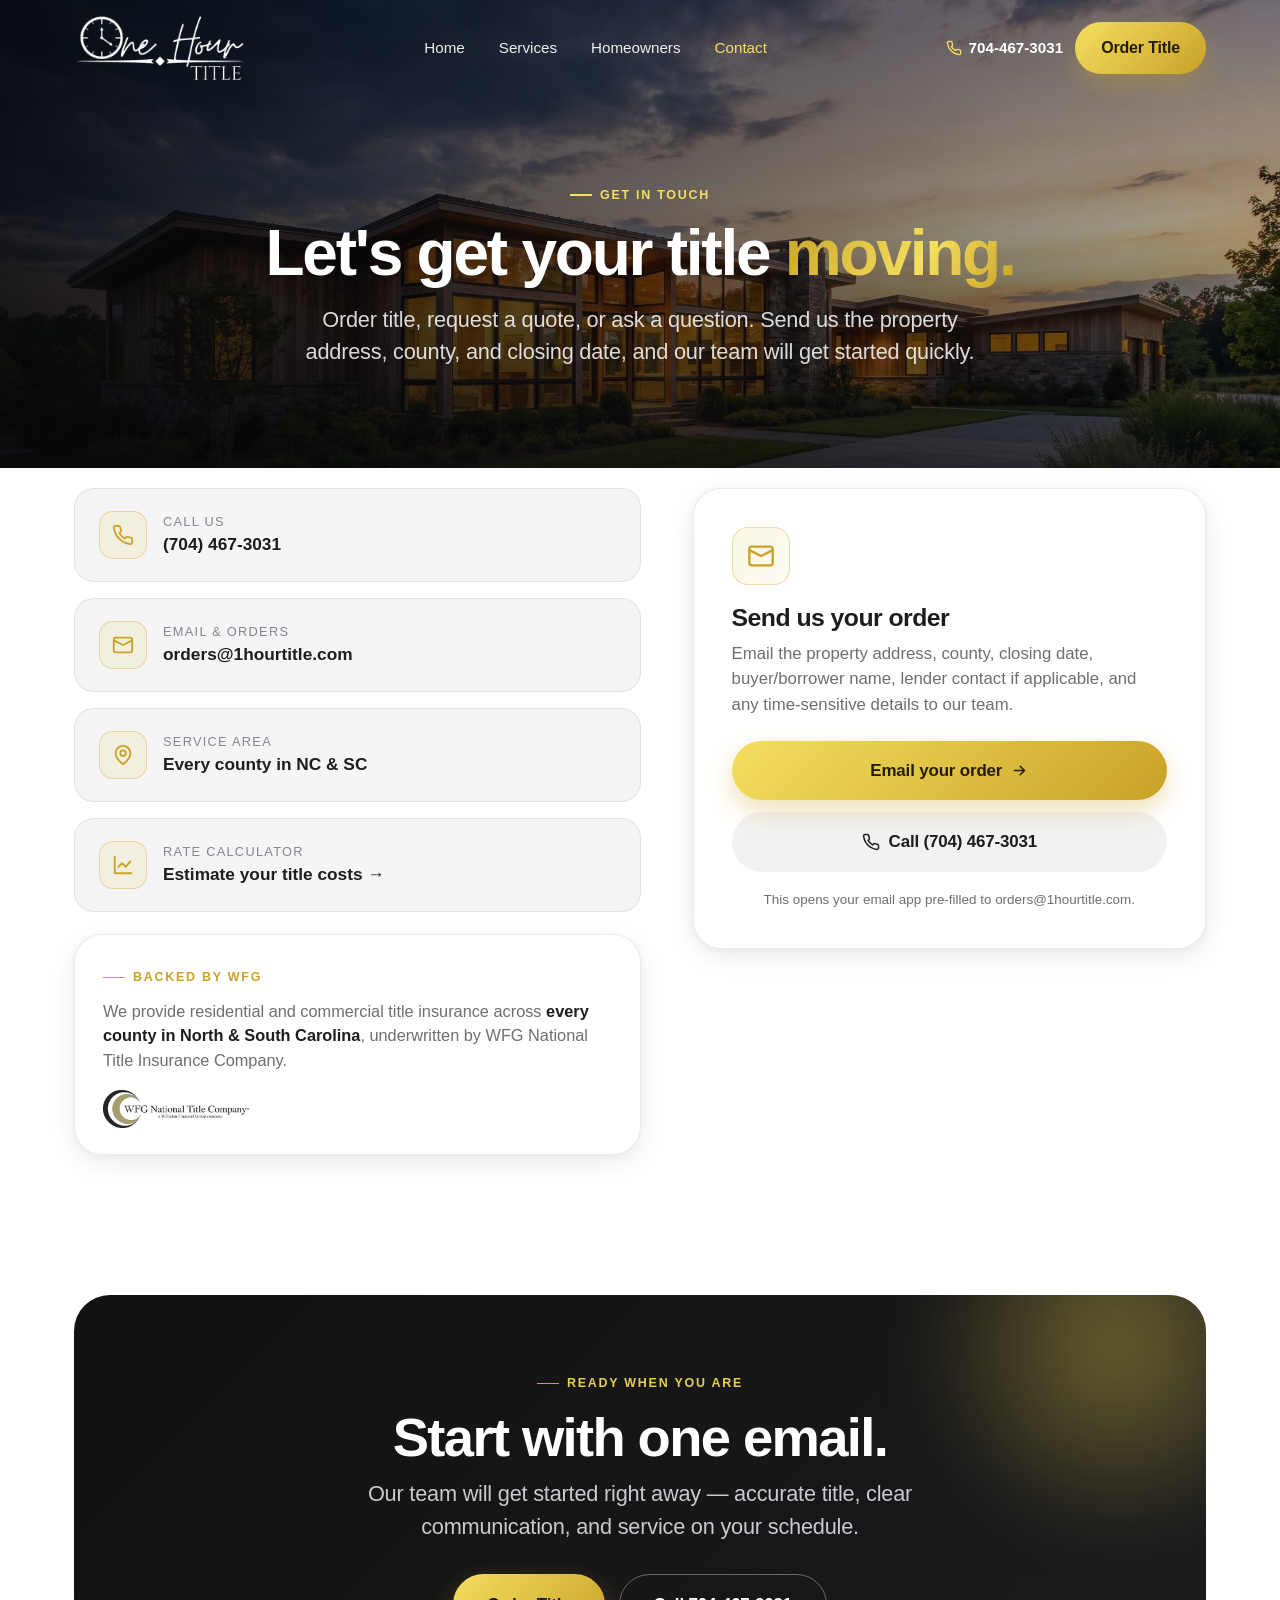
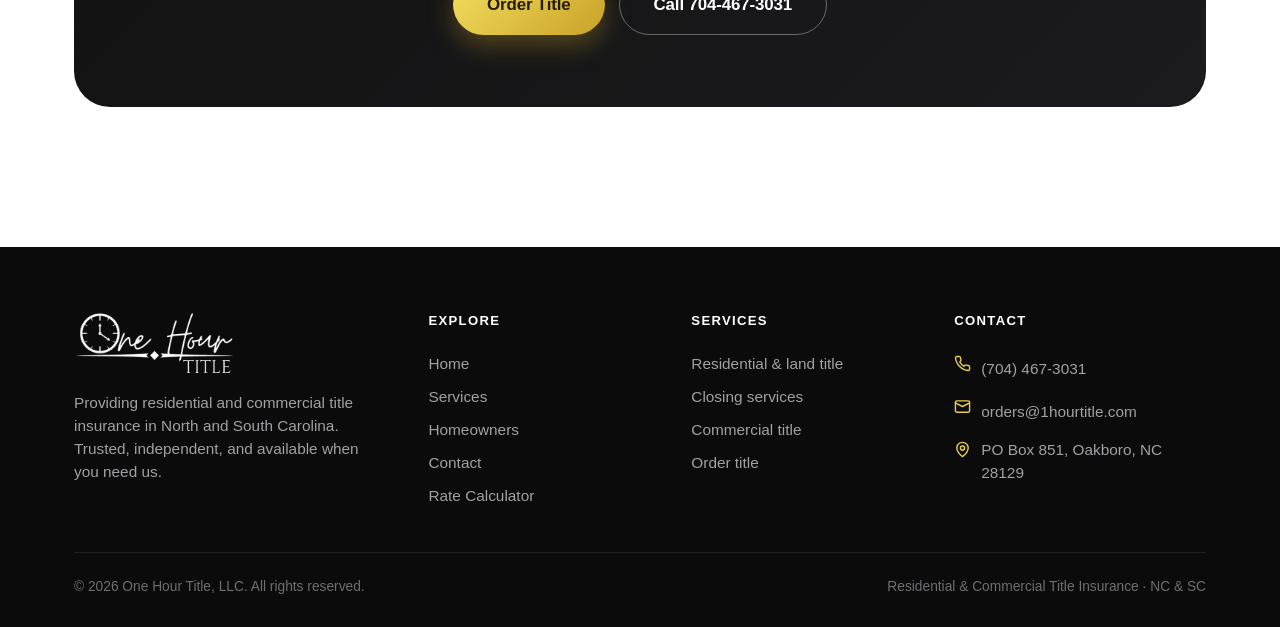
<file: contact.html>
<!DOCTYPE html>
<html lang="en">
<head>
<meta charset="UTF-8" />
<meta name="viewport" content="width=device-width, initial-scale=1" />
<title>Contact — One Hour Title | Order Title in NC &amp; SC</title>
<meta name="description" content="Contact One Hour Title to order title, request a quote, or ask a question across North and South Carolina. Call (704) 467-3031 or email orders@1hourtitle.com." />
<meta name="theme-color" content="#0b0b0c" />
<link rel="icon" href="assets/logo-primary.png" />
<link rel="stylesheet" href="css/styles.css" />
</head>
<body>

<!-- ===== Header ===== -->
<header class="header">
  <div class="wrap nav">
    <a class="brand" href="index.html" aria-label="One Hour Title home"><img class="logo-dark" src="assets/logo-primary.png" alt="One Hour Title" /><img class="logo-light" src="assets/logo-primary-white.png" alt="One Hour Title" /></a>
    <nav class="nav-links" aria-label="Primary">
      <a href="index.html">Home</a>
      <a href="services.html">Services</a>
      <a href="homeowners.html">Homeowners</a>
      <a href="contact.html" class="active">Contact</a>
    </nav>
    <div class="nav-cta">
      <a class="nav-phone" href="tel:+17044673031"><svg viewBox="0 0 24 24" fill="none" stroke="currentColor" stroke-width="2" stroke-linecap="round" stroke-linejoin="round"><path d="M22 16.92v3a2 2 0 0 1-2.18 2 19.79 19.79 0 0 1-8.63-3.07 19.5 19.5 0 0 1-6-6 19.79 19.79 0 0 1-3.07-8.67A2 2 0 0 1 4.11 2h3a2 2 0 0 1 2 1.72c.13.96.36 1.9.7 2.81a2 2 0 0 1-.45 2.11L8.09 9.91a16 16 0 0 0 6 6l1.27-1.27a2 2 0 0 1 2.11-.45c.9.34 1.85.57 2.81.7A2 2 0 0 1 22 16.92z"/></svg> 704-467-3031</a>
      <a class="btn btn-gold" href="mailto:orders@1hourtitle.com?subject=Title%20Order%20Request">Order Title</a>
    </div>
    <button class="burger" aria-label="Menu"><span></span></button>
  </div>
</header>
<div class="mobile-menu">
  <a href="index.html">Home</a>
  <a href="services.html">Services</a>
  <a href="homeowners.html">Homeowners</a>
  <a href="contact.html">Contact</a>
  <a href="https://rates.wfgnationaltitle.com/" target="_blank" rel="noopener">Rate Calculator</a>
  <div class="mm-actions">
    <a class="btn btn-gold btn-lg" href="mailto:orders@1hourtitle.com?subject=Title%20Order%20Request">Order Title</a>
    <a class="btn btn-ghost btn-lg" href="tel:+17044673031">Call 704-467-3031</a>
  </div>
</div>

<!-- ===== Image hero ===== -->
<section class="page-hero2" style="min-height:52vh;">
  <div class="kb"><img src="assets/img/hero-home.jpg" alt="Luxury Carolina home at dusk" /></div>
  <div class="scrim"></div>
  <div class="wrap center" style="max-width:800px;margin:0 auto;">
    <span class="eyebrow reveal" style="justify-content:center;">Get in touch</span>
    <h1 class="display reveal d1" style="margin-top:16px;font-size:clamp(2.4rem,5.5vw,4rem);">Let's get your title <span class="grad-text">moving.</span></h1>
    <p class="lead reveal d2 mx-auto" style="margin-top:18px;max-width:56ch;">Order title, request a quote, or ask a question. Send us the property address, county, and closing date, and our team will get started quickly.</p>
  </div>
</section>

<!-- ===== Contact grid ===== -->
<section class="section-pad" style="padding-top:20px;">
  <div class="wrap">
    <div class="contact-grid">
      <!-- info -->
      <div>
        <div class="grid" style="gap:16px;">
          <a class="info-card reveal" href="tel:+17044673031">
            <div class="ic"><svg viewBox="0 0 24 24" fill="none" stroke="currentColor" stroke-width="2" stroke-linecap="round" stroke-linejoin="round"><path d="M22 16.92v3a2 2 0 0 1-2.18 2 19.79 19.79 0 0 1-8.63-3.07 19.5 19.5 0 0 1-6-6 19.79 19.79 0 0 1-3.07-8.67A2 2 0 0 1 4.11 2h3a2 2 0 0 1 2 1.72c.13.96.36 1.9.7 2.81a2 2 0 0 1-.45 2.11L8.09 9.91a16 16 0 0 0 6 6l1.27-1.27a2 2 0 0 1 2.11-.45c.9.34 1.85.57 2.81.7A2 2 0 0 1 22 16.92z"/></svg></div>
            <div><div class="lbl">Call us</div><div class="val">(704) 467-3031</div></div>
          </a>
          <a class="info-card reveal d1" href="mailto:orders@1hourtitle.com?subject=Title%20Order%20Request">
            <div class="ic"><svg viewBox="0 0 24 24" fill="none" stroke="currentColor" stroke-width="2" stroke-linecap="round" stroke-linejoin="round"><rect x="2" y="4" width="20" height="16" rx="2"/><path d="m22 7-10 5L2 7"/></svg></div>
            <div><div class="lbl">Email &amp; orders</div><div class="val">orders@1hourtitle.com</div></div>
          </a>
          <div class="info-card reveal d2">
            <div class="ic"><svg viewBox="0 0 24 24" fill="none" stroke="currentColor" stroke-width="2" stroke-linecap="round" stroke-linejoin="round"><path d="M20 10c0 6-8 12-8 12s-8-6-8-12a8 8 0 0 1 16 0Z"/><circle cx="12" cy="10" r="3"/></svg></div>
            <div><div class="lbl">Service area</div><div class="val">Every county in NC &amp; SC</div></div>
          </div>
          <a class="info-card reveal d3" href="https://rates.wfgnationaltitle.com/" target="_blank" rel="noopener">
            <div class="ic"><svg viewBox="0 0 24 24" fill="none" stroke="currentColor" stroke-width="2" stroke-linecap="round" stroke-linejoin="round"><path d="M3 3v18h18"/><path d="m7 14 4-4 4 4 5-6"/></svg></div>
            <div><div class="lbl">Rate calculator</div><div class="val">Estimate your title costs →</div></div>
          </a>
        </div>

        <div class="float-card reveal d2" style="margin-top:22px;padding:26px 28px;border-radius:var(--r-lg);">
          <span class="eyebrow">Backed by WFG</span>
          <p class="text-muted" style="margin-top:12px;font-size:1.02rem;">We provide residential and commercial title insurance across <strong style="color:var(--ink-soft);">every county in North &amp; South Carolina</strong>, underwritten by WFG National Title Insurance Company.</p>
          <div class="partner" style="justify-content:flex-start;margin-top:18px;">
            <img src="assets/wfg.jpg" alt="WFG National Title Insurance Company" style="height:38px;" />
          </div>
        </div>
      </div>

      <!-- email order card -->
      <div class="reveal d1">
        <div class="form order-card">
          <div class="ic" style="width:58px;height:58px;border-radius:16px;background:linear-gradient(135deg,var(--gold-soft),rgba(201,162,39,.06));border:1px solid var(--gold-line);display:grid;place-items:center;margin-bottom:20px;">
            <svg viewBox="0 0 24 24" fill="none" stroke="var(--gold-deep)" stroke-width="2" stroke-linecap="round" stroke-linejoin="round" style="width:28px;height:28px;"><rect x="2" y="4" width="20" height="16" rx="2"/><path d="m22 7-10 5L2 7"/></svg>
          </div>
          <h2 class="h-md" style="margin-bottom:10px;">Send us your order</h2>
          <p class="text-muted" style="margin-bottom:24px;font-size:1.05rem;">Email the property address, county, closing date, buyer/borrower name, lender contact if applicable, and any time-sensitive details to our team.</p>
          <a class="btn btn-gold btn-lg" style="width:100%;" href="mailto:orders@1hourtitle.com?subject=Title%20Order%20Request&body=Property%20address%3A%20%0D%0ACounty%3A%20%0D%0AClosing%20date%3A%20%0D%0ABuyer%20or%20borrower%20name%3A%20%0D%0ALender%20contact%20(if%20applicable)%3A%20%0D%0A%0D%0ATime-sensitive%20details%3A%20">
            Email your order
            <svg viewBox="0 0 24 24" fill="none" stroke="currentColor" stroke-width="2.2" stroke-linecap="round" stroke-linejoin="round"><path d="M5 12h14M13 6l6 6-6 6"/></svg>
          </a>
          <a class="btn btn-ghost btn-lg" style="width:100%;margin-top:12px;" href="tel:+17044673031">
            <svg viewBox="0 0 24 24" fill="none" stroke="currentColor" stroke-width="2" stroke-linecap="round" stroke-linejoin="round" style="width:18px;height:18px;"><path d="M22 16.92v3a2 2 0 0 1-2.18 2 19.79 19.79 0 0 1-8.63-3.07 19.5 19.5 0 0 1-6-6 19.79 19.79 0 0 1-3.07-8.67A2 2 0 0 1 4.11 2h3a2 2 0 0 1 2 1.72c.13.96.36 1.9.7 2.81a2 2 0 0 1-.45 2.11L8.09 9.91a16 16 0 0 0 6 6l1.27-1.27a2 2 0 0 1 2.11-.45c.9.34 1.85.57 2.81.7A2 2 0 0 1 22 16.92z"/></svg>
            Call (704) 467-3031
          </a>
          <p class="form-note" style="margin-top:18px;text-align:center;">This opens your email app pre-filled to orders@1hourtitle.com.</p>
        </div>
      </div>
    </div>
  </div>
</section>

<!-- ===== CTA ===== -->
<section class="section-pad" style="padding-top:0;">
  <div class="wrap">
    <div class="cta-band reveal">
      <span class="eyebrow" style="color:var(--gold);justify-content:center;">Ready when you are</span>
      <h2 class="h-xl" style="margin:16px 0 12px;">Start with one email.</h2>
      <p class="lead mx-auto" style="max-width:54ch;">Our team will get started right away — accurate title, clear communication, and service on your schedule.</p>
      <div class="cta-actions">
        <a class="btn btn-gold btn-lg" href="mailto:orders@1hourtitle.com?subject=Title%20Order%20Request">Order Title</a>
        <a class="btn btn-outline-light btn-lg" href="tel:+17044673031">Call 704-467-3031</a>
      </div>
    </div>
  </div>
</section>

<!-- ===== Footer ===== -->
<footer class="footer">
  <div class="wrap">
    <div class="footer-top">
      <div>
        <img class="f-logo" src="assets/logo-primary-white.png" alt="One Hour Title" />
        <p class="f-desc">Providing residential and commercial title insurance in North and South Carolina. Trusted, independent, and available when you need us.</p>
      </div>
      <div>
        <h5>Explore</h5>
        <a href="index.html">Home</a><br /><a href="services.html">Services</a><br /><a href="homeowners.html">Homeowners</a><br /><a href="contact.html">Contact</a><br /><a href="https://rates.wfgnationaltitle.com/" target="_blank" rel="noopener">Rate Calculator</a>
      </div>
      <div>
        <h5>Services</h5>
        <a href="services.html">Residential &amp; land title</a><br /><a href="services.html">Closing services</a><br /><a href="services.html">Commercial title</a><br /><a href="mailto:orders@1hourtitle.com?subject=Title%20Order%20Request">Order title</a>
      </div>
      <div>
        <h5>Contact</h5>
        <ul class="f-contact">
          <li><svg viewBox="0 0 24 24" fill="none" stroke="currentColor" stroke-width="2" stroke-linecap="round" stroke-linejoin="round"><path d="M22 16.92v3a2 2 0 0 1-2.18 2 19.79 19.79 0 0 1-8.63-3.07 19.5 19.5 0 0 1-6-6 19.79 19.79 0 0 1-3.07-8.67A2 2 0 0 1 4.11 2h3a2 2 0 0 1 2 1.72c.13.96.36 1.9.7 2.81a2 2 0 0 1-.45 2.11L8.09 9.91a16 16 0 0 0 6 6l1.27-1.27a2 2 0 0 1 2.11-.45c.9.34 1.85.57 2.81.7A2 2 0 0 1 22 16.92z"/></svg> <a href="tel:+17044673031">(704) 467-3031</a></li>
          <li><svg viewBox="0 0 24 24" fill="none" stroke="currentColor" stroke-width="2" stroke-linecap="round" stroke-linejoin="round"><rect x="2" y="4" width="20" height="16" rx="2"/><path d="m22 7-10 5L2 7"/></svg> <a href="mailto:orders@1hourtitle.com">orders@1hourtitle.com</a></li>
          <li><svg viewBox="0 0 24 24" fill="none" stroke="currentColor" stroke-width="2" stroke-linecap="round" stroke-linejoin="round"><path d="M20 10c0 6-8 12-8 12s-8-6-8-12a8 8 0 0 1 16 0Z"/><circle cx="12" cy="10" r="3"/></svg> PO Box 851, Oakboro, NC 28129</li>
        </ul>
      </div>
    </div>
    <div class="footer-bottom">
      <span>© <span id="year">2026</span> One Hour Title, LLC. All rights reserved.</span>
      <span>Residential &amp; Commercial Title Insurance · NC &amp; SC</span>
    </div>
  </div>
</footer>

<script src="js/main.js"></script>
</body>
</html>
</file>
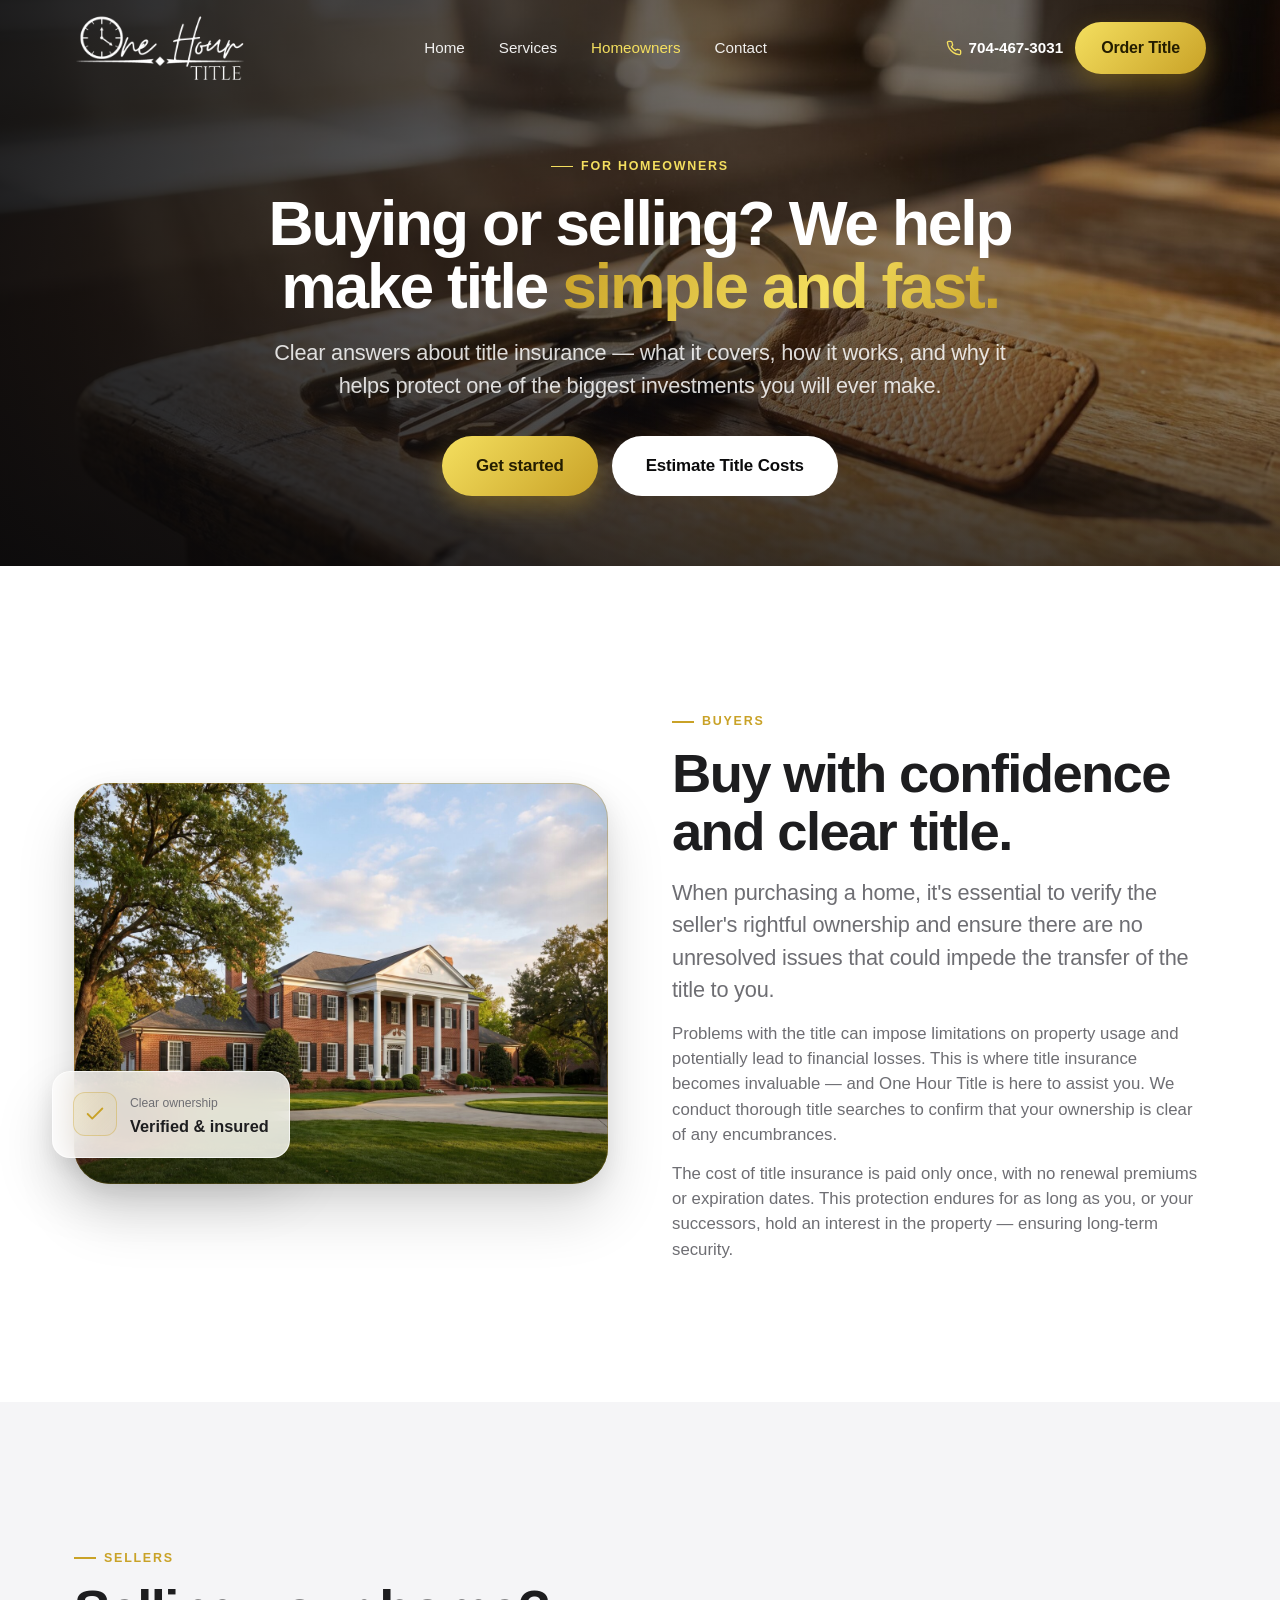
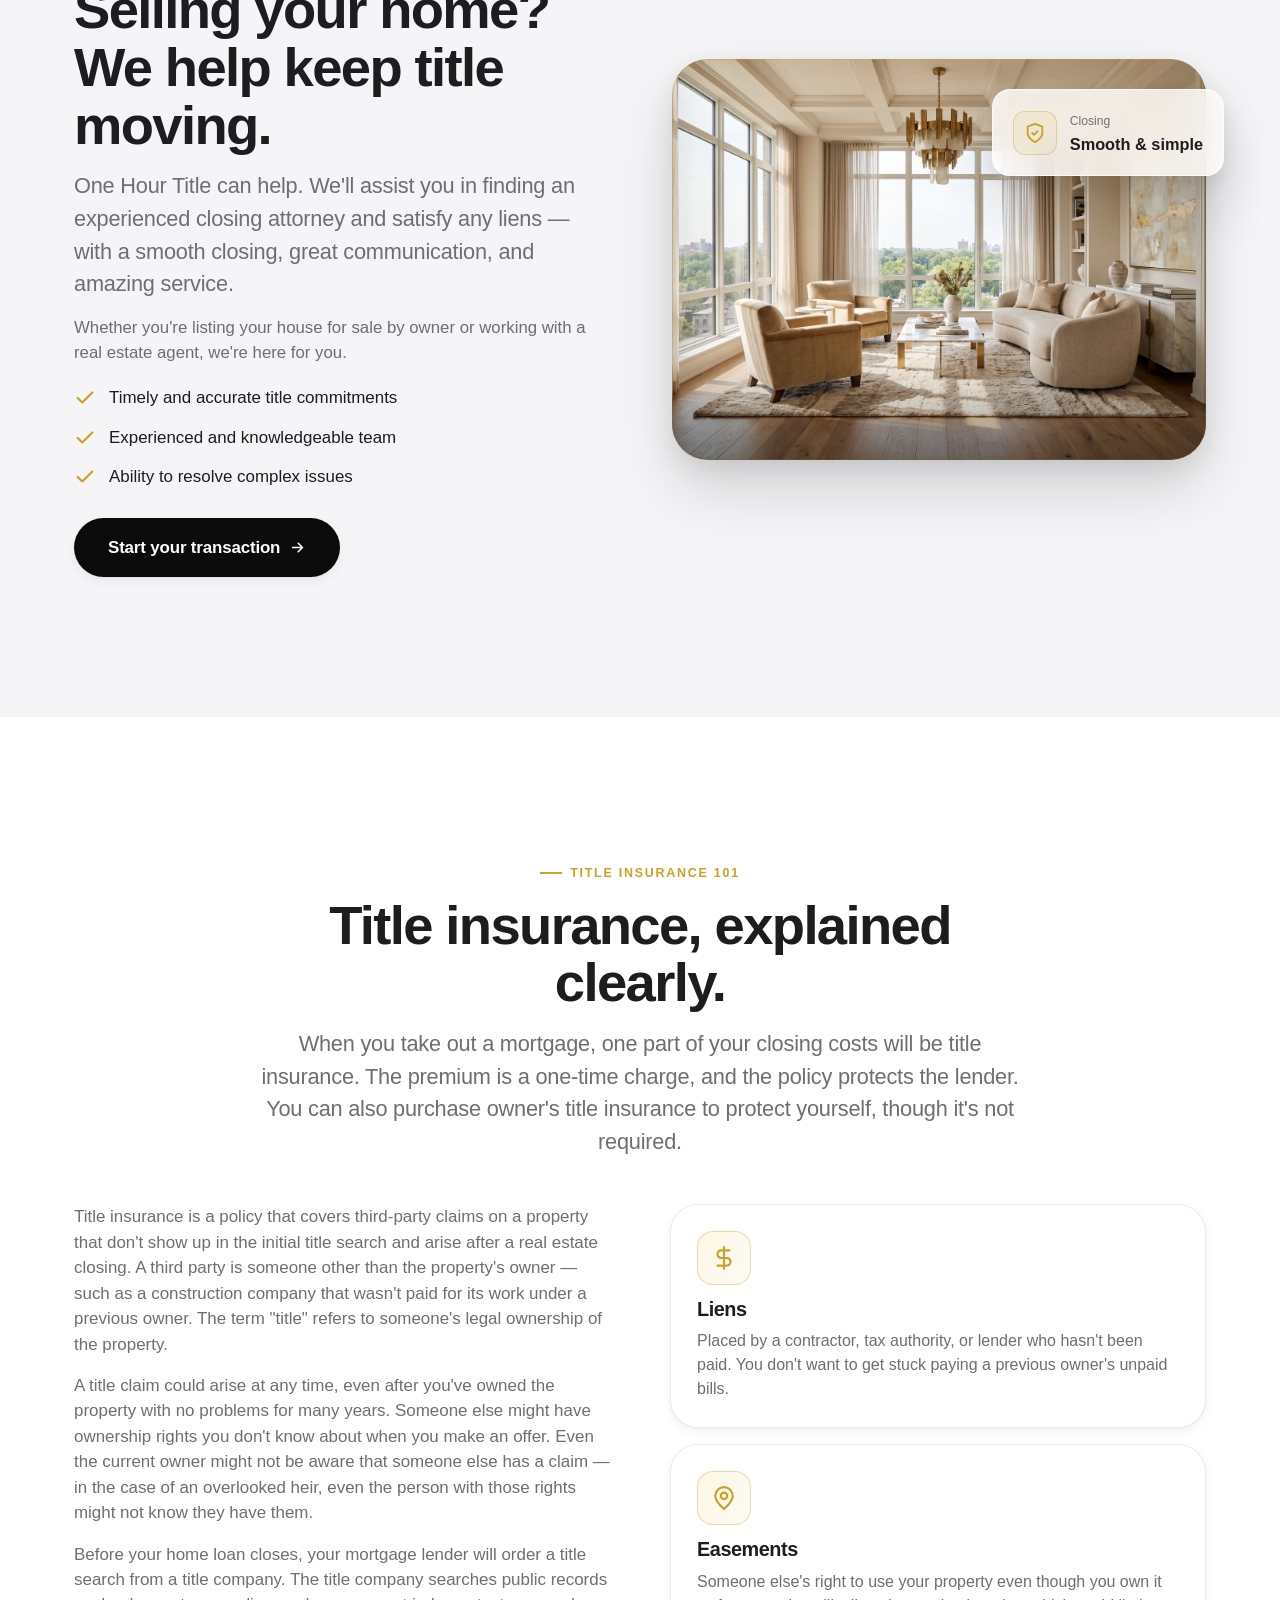
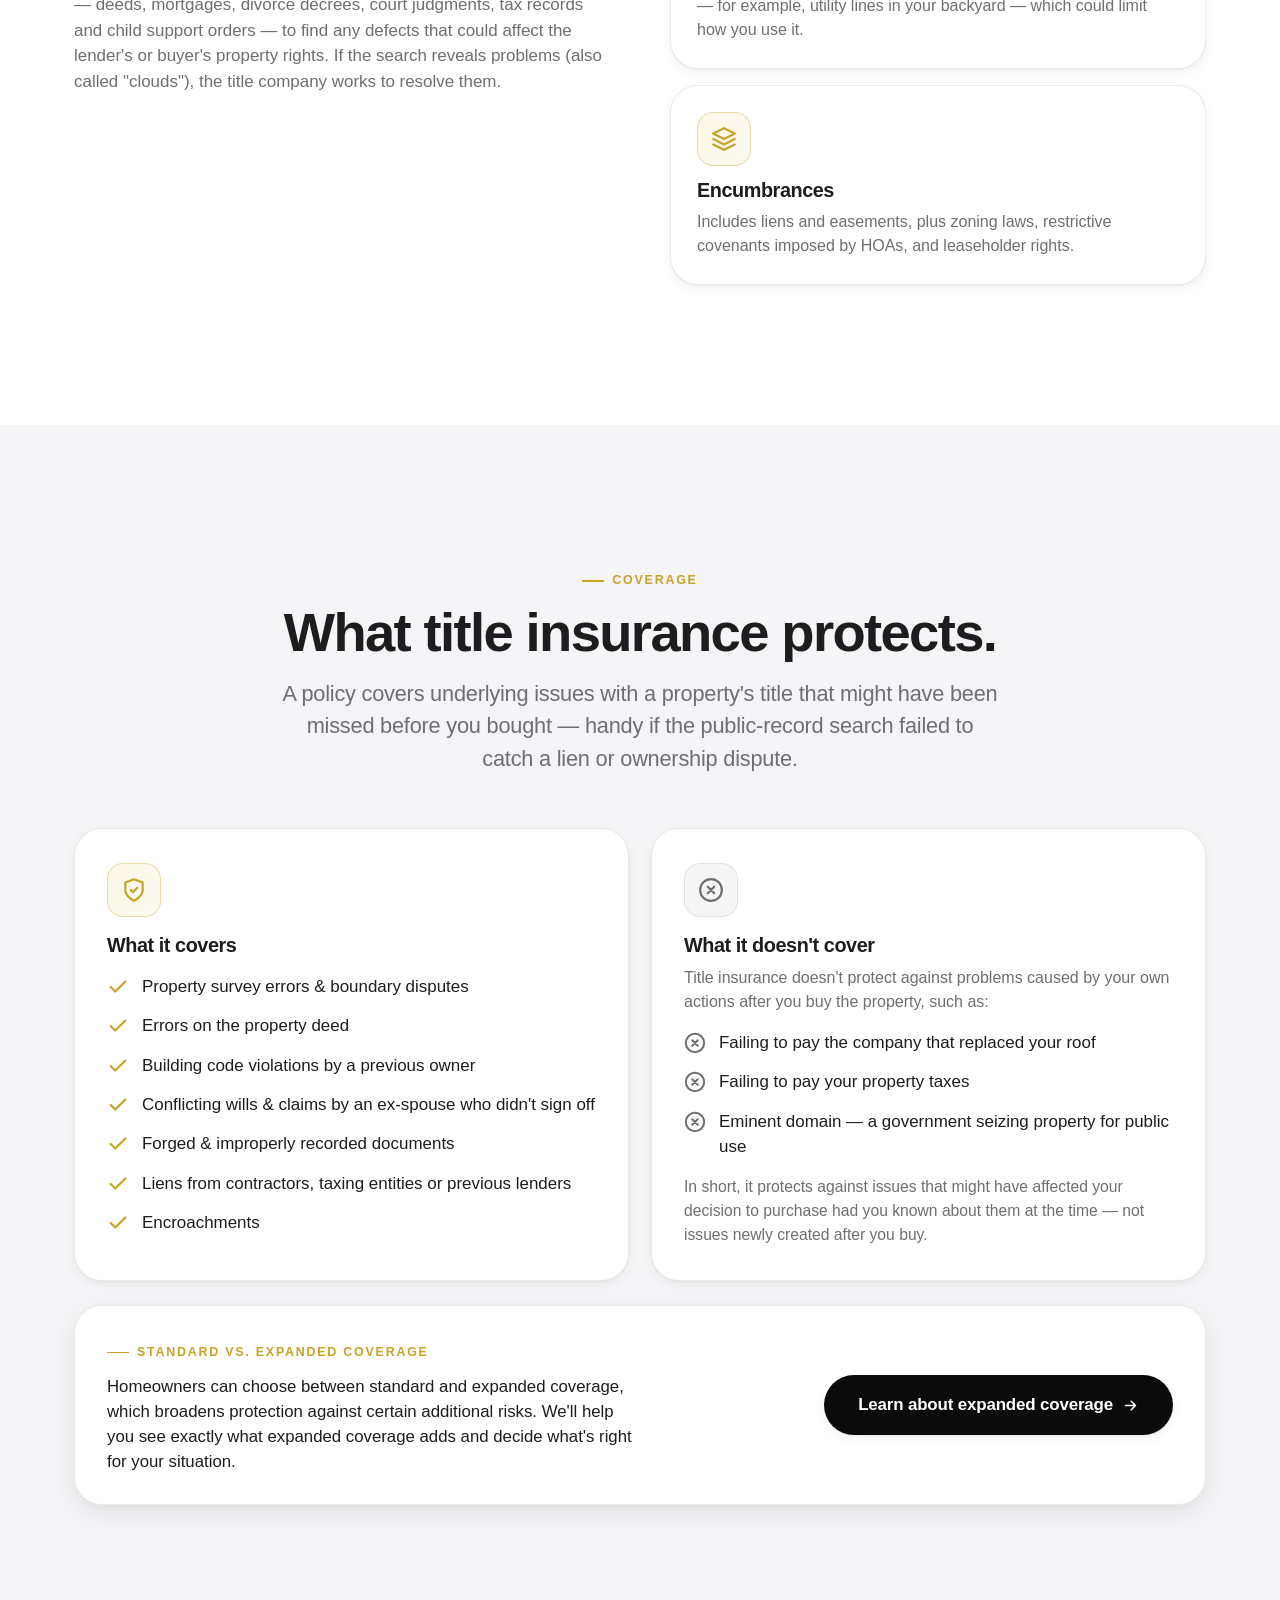
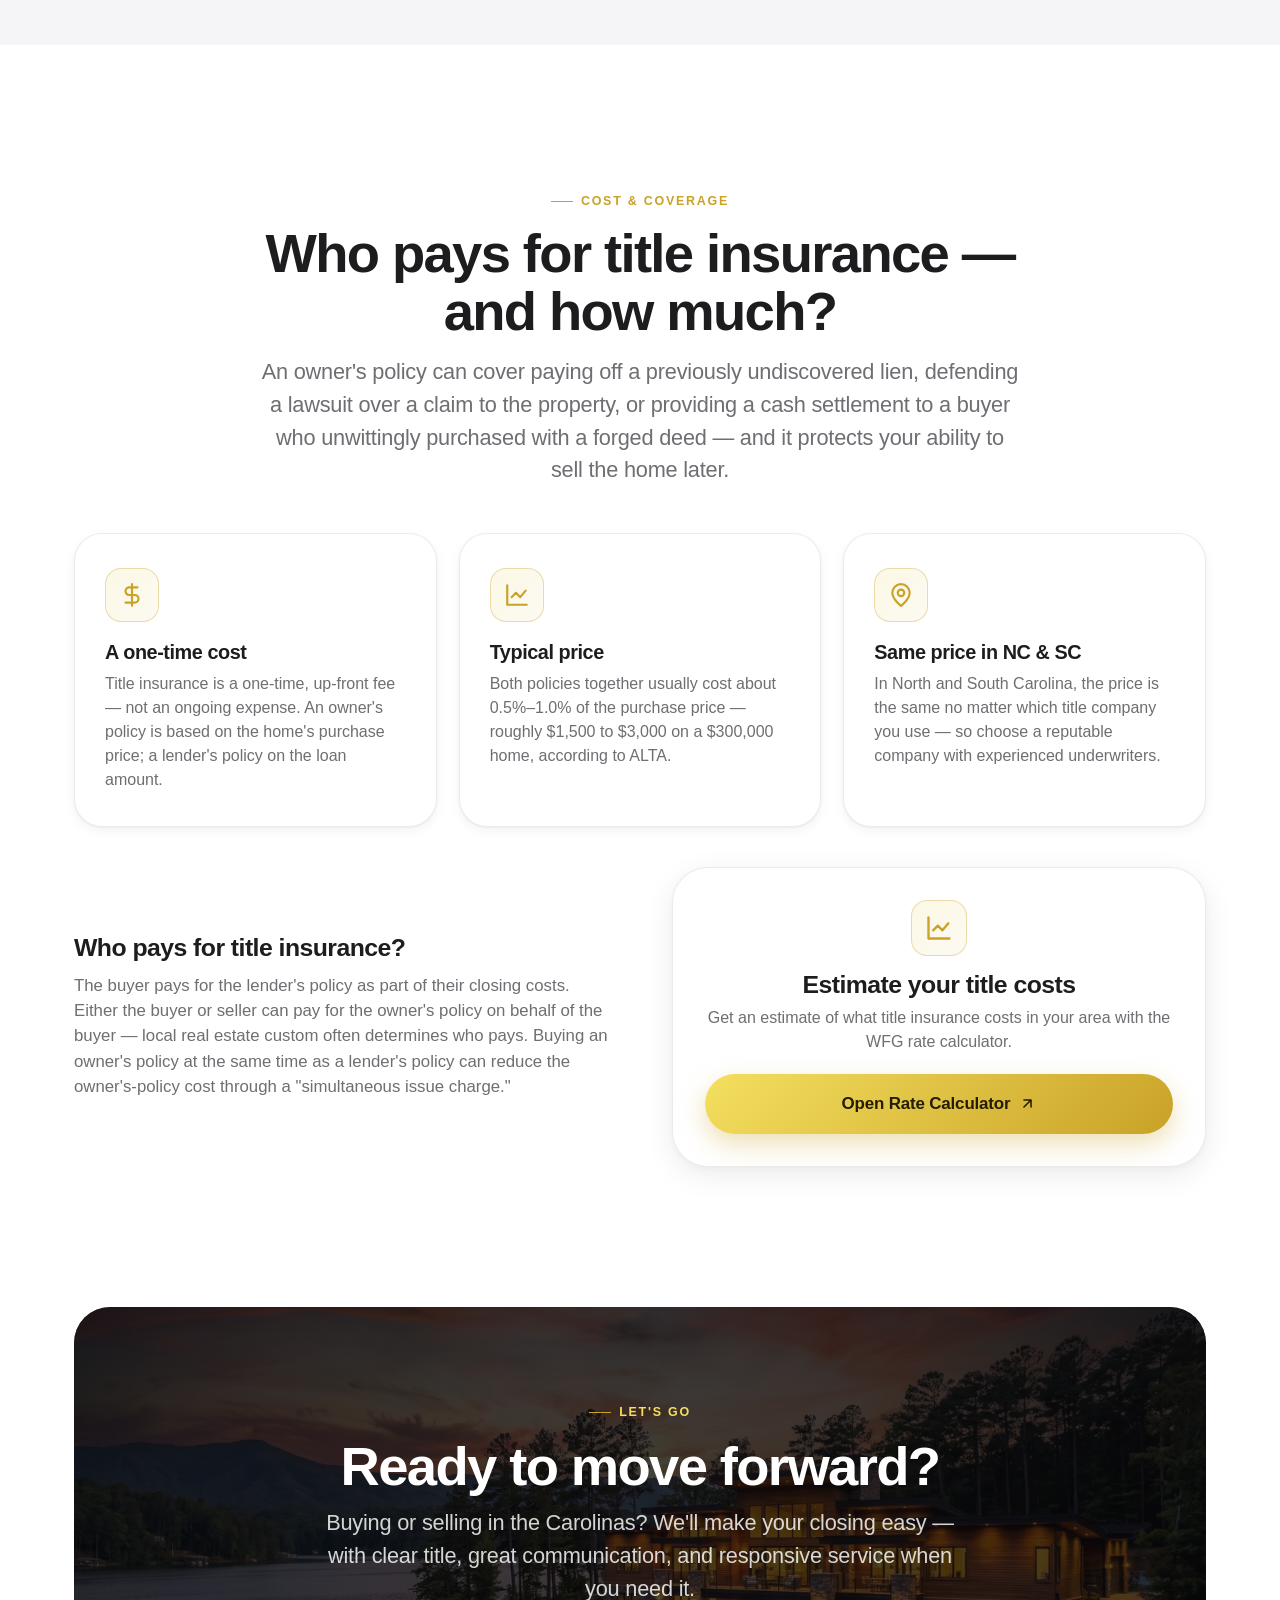
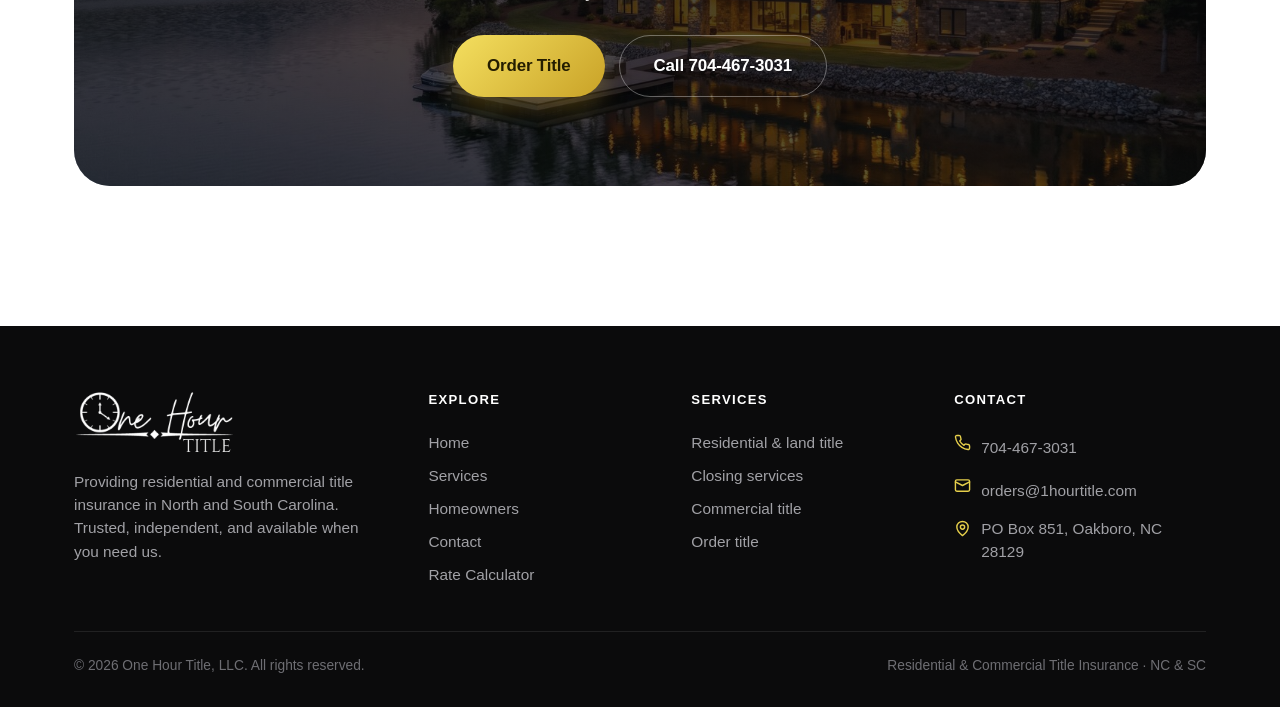
<file: homeowners.html>
<!DOCTYPE html>
<html lang="en">
<head>
<meta charset="UTF-8" />
<meta name="viewport" content="width=device-width, initial-scale=1" />
<title>Homeowners — One Hour Title | Buyers, Sellers &amp; Title Insurance Explained</title>
<meta name="description" content="For buyers and sellers: what title insurance is, what it covers and doesn't, how much it costs, and who pays — from One Hour Title, serving North and South Carolina." />
<meta name="theme-color" content="#0b0b0c" />
<link rel="icon" href="assets/logo-primary.png" />
<link rel="stylesheet" href="css/styles.css" />
</head>
<body>

<!-- ===== Header ===== -->
<header class="header">
  <div class="wrap nav">
    <a class="brand" href="index.html" aria-label="One Hour Title home"><img class="logo-dark" src="assets/logo-primary.png" alt="One Hour Title" /><img class="logo-light" src="assets/logo-primary-white.png" alt="One Hour Title" /></a>
    <nav class="nav-links" aria-label="Primary">
      <a href="index.html">Home</a>
      <a href="services.html">Services</a>
      <a href="homeowners.html" class="active">Homeowners</a>
      <a href="contact.html">Contact</a>
    </nav>
    <div class="nav-cta">
      <a class="nav-phone" href="tel:+17044673031"><svg viewBox="0 0 24 24" fill="none" stroke="currentColor" stroke-width="2" stroke-linecap="round" stroke-linejoin="round"><path d="M22 16.92v3a2 2 0 0 1-2.18 2 19.79 19.79 0 0 1-8.63-3.07 19.5 19.5 0 0 1-6-6 19.79 19.79 0 0 1-3.07-8.67A2 2 0 0 1 4.11 2h3a2 2 0 0 1 2 1.72c.13.96.36 1.9.7 2.81a2 2 0 0 1-.45 2.11L8.09 9.91a16 16 0 0 0 6 6l1.27-1.27a2 2 0 0 1 2.11-.45c.9.34 1.85.57 2.81.7A2 2 0 0 1 22 16.92z"/></svg> 704-467-3031</a>
      <a class="btn btn-gold" href="mailto:orders@1hourtitle.com?subject=Title%20Order%20Request">Order Title</a>
    </div>
    <button class="burger" aria-label="Menu"><span></span></button>
  </div>
</header>
<div class="mobile-menu">
  <a href="index.html">Home</a>
  <a href="services.html">Services</a>
  <a href="homeowners.html">Homeowners</a>
  <a href="contact.html">Contact</a>
  <a href="https://rates.wfgnationaltitle.com/" target="_blank" rel="noopener">Rate Calculator</a>
  <div class="mm-actions">
    <a class="btn btn-gold btn-lg" href="mailto:orders@1hourtitle.com?subject=Title%20Order%20Request">Order Title</a>
    <a class="btn btn-ghost btn-lg" href="tel:+17044673031">Call 704-467-3031</a>
  </div>
</div>

<!-- ===== Image hero ===== -->
<section class="page-hero2">
  <div class="kb"><img src="assets/img/keys.jpg" alt="House keys on a table — new homeownership" /></div>
  <div class="scrim"></div>
  <div class="wrap center" style="max-width:880px;margin:0 auto;">
    <span class="eyebrow reveal" style="justify-content:center;">For homeowners</span>
    <h1 class="display reveal d1" style="margin-top:16px;font-size:clamp(2.3rem,5.2vw,3.9rem);">Buying or selling? We help make title <span class="grad-text">simple and fast.</span></h1>
    <p class="lead reveal d2 mx-auto" style="margin-top:18px;max-width:62ch;">Clear answers about title insurance — what it covers, how it works, and why it helps protect one of the biggest investments you will ever make.</p>
    <div class="hero-actions reveal d3" style="justify-content:center;">
      <a class="btn btn-gold btn-lg" href="contact.html">Get started</a>
      <a class="btn btn-light btn-lg" href="https://rates.wfgnationaltitle.com/" target="_blank" rel="noopener">Estimate Title Costs</a>
    </div>
  </div>
</section>

<!-- ===== Buyers ===== -->
<section class="section-pad">
  <div class="wrap">
    <div class="split">
      <div class="reveal" data-tilt style="position:relative;">
        <div class="img-frame ring float-img" style="aspect-ratio:4/3;">
          <img src="assets/img/estate.jpg" alt="Carolina home for sale" />
          <div class="glow"></div>
        </div>
        <div class="overlay-card bl">
          <span class="ic"><svg viewBox="0 0 24 24" fill="none" stroke="currentColor" stroke-width="2" stroke-linecap="round" stroke-linejoin="round"><path d="M20 6 9 17l-5-5"/></svg></span>
          <span><span class="t">Clear ownership</span><br /><span class="v">Verified &amp; insured</span></span>
        </div>
      </div>
      <div>
        <span class="eyebrow reveal">Buyers</span>
        <h2 class="h-xl reveal d1" style="margin-top:14px;">Buy with confidence and clear title.</h2>
        <p class="lead reveal d2" style="margin-top:16px;">When purchasing a home, it's essential to verify the seller's rightful ownership and ensure there are no unresolved issues that could impede the transfer of the title to you.</p>
        <p class="text-muted reveal d2" style="margin-top:14px;font-size:1.05rem;">Problems with the title can impose limitations on property usage and potentially lead to financial losses. This is where title insurance becomes invaluable — and One Hour Title is here to assist you. We conduct thorough title searches to confirm that your ownership is clear of any encumbrances.</p>
        <p class="text-muted reveal d3" style="margin-top:14px;font-size:1.05rem;">The cost of title insurance is paid only once, with no renewal premiums or expiration dates. This protection endures for as long as you, or your successors, hold an interest in the property — ensuring long-term security.</p>
      </div>
    </div>
  </div>
</section>

<!-- ===== Sellers ===== -->
<section class="section-pad" style="background:var(--bg-alt);padding-top:0;">
  <div class="wrap" style="padding-top:clamp(72px,11vw,140px);">
    <div class="split">
      <div>
        <span class="eyebrow reveal">Sellers</span>
        <h2 class="h-xl reveal d1" style="margin-top:14px;">Selling your home? We help keep title moving.</h2>
        <p class="lead reveal d2" style="margin-top:16px;">One Hour Title can help. We'll assist you in finding an experienced closing attorney and satisfy any liens — with a smooth closing, great communication, and amazing service.</p>
        <p class="text-muted reveal d2" style="margin-top:14px;font-size:1.05rem;">Whether you're listing your house for sale by owner or working with a real estate agent, we're here for you.</p>
        <ul class="checks reveal d3" style="margin-top:20px;">
          <li><svg viewBox="0 0 24 24" fill="none" stroke="currentColor" stroke-width="2.4" stroke-linecap="round" stroke-linejoin="round"><path d="M20 6 9 17l-5-5"/></svg> Timely and accurate title commitments</li>
          <li><svg viewBox="0 0 24 24" fill="none" stroke="currentColor" stroke-width="2.4" stroke-linecap="round" stroke-linejoin="round"><path d="M20 6 9 17l-5-5"/></svg> Experienced and knowledgeable team</li>
          <li><svg viewBox="0 0 24 24" fill="none" stroke="currentColor" stroke-width="2.4" stroke-linecap="round" stroke-linejoin="round"><path d="M20 6 9 17l-5-5"/></svg> Ability to resolve complex issues</li>
        </ul>
        <a class="btn btn-primary btn-lg reveal d4" href="contact.html" style="margin-top:28px;">Start your transaction
          <svg viewBox="0 0 24 24" fill="none" stroke="currentColor" stroke-width="2.2" stroke-linecap="round" stroke-linejoin="round"><path d="M5 12h14M13 6l6 6-6 6"/></svg>
        </a>
      </div>
      <div class="reveal d1" data-tilt style="position:relative;">
        <div class="img-frame ring float-img" style="aspect-ratio:4/3;">
          <img src="assets/img/interior.jpg" alt="Elegant home interior" />
          <div class="glow"></div>
        </div>
        <div class="overlay-card tr">
          <span class="ic"><svg viewBox="0 0 24 24" fill="none" stroke="currentColor" stroke-width="2" stroke-linecap="round" stroke-linejoin="round"><path d="M12 22s8-4 8-10V5l-8-3-8 3v7c0 6 8 10 8 10Z"/><path d="m9 12 2 2 4-4"/></svg></span>
          <span><span class="t">Closing</span><br /><span class="v">Smooth &amp; simple</span></span>
        </div>
      </div>
    </div>
  </div>
</section>

<!-- ===== Title Insurance 101 ===== -->
<section class="section-pad">
  <div class="wrap">
    <div class="center" style="max-width:760px;margin:0 auto 46px;">
      <span class="eyebrow reveal">Title Insurance 101</span>
      <h2 class="h-xl reveal d1" style="margin-top:14px;">Title insurance, explained clearly.</h2>
      <p class="lead reveal d2" style="margin-top:16px;">When you take out a mortgage, one part of your closing costs will be title insurance. The premium is a one-time charge, and the policy protects the lender. You can also purchase owner's title insurance to protect yourself, though it's not required.</p>
    </div>
    <div class="split" style="align-items:start;gap:clamp(30px,5vw,60px);">
      <div class="reveal">
        <p class="text-muted" style="font-size:1.06rem;">Title insurance is a policy that covers third-party claims on a property that don't show up in the initial title search and arise after a real estate closing. A third party is someone other than the property's owner — such as a construction company that wasn't paid for its work under a previous owner. The term "title" refers to someone's legal ownership of the property.</p>
        <p class="text-muted" style="font-size:1.06rem;margin-top:16px;">A title claim could arise at any time, even after you've owned the property with no problems for many years. Someone else might have ownership rights you don't know about when you make an offer. Even the current owner might not be aware that someone else has a claim — in the case of an overlooked heir, even the person with those rights might not know they have them.</p>
        <p class="text-muted" style="font-size:1.06rem;margin-top:16px;">Before your home loan closes, your mortgage lender will order a title search from a title company. The title company searches public records — deeds, mortgages, divorce decrees, court judgments, tax records and child support orders — to find any defects that could affect the lender's or buyer's property rights. If the search reveals problems (also called "clouds"), the title company works to resolve them.</p>
      </div>
      <div class="reveal d1" style="display:grid;gap:16px;">
        <div class="feature" style="padding:26px 26px;">
          <div class="ic" style="margin-bottom:14px;"><svg viewBox="0 0 24 24" fill="none" stroke="currentColor" stroke-width="2" stroke-linecap="round" stroke-linejoin="round"><path d="M12 2v20M17 5H9.5a3.5 3.5 0 0 0 0 7h5a3.5 3.5 0 0 1 0 7H6"/></svg></div>
          <h3>Liens</h3>
          <p>Placed by a contractor, tax authority, or lender who hasn't been paid. You don't want to get stuck paying a previous owner's unpaid bills.</p>
        </div>
        <div class="feature" style="padding:26px 26px;">
          <div class="ic" style="margin-bottom:14px;"><svg viewBox="0 0 24 24" fill="none" stroke="currentColor" stroke-width="2" stroke-linecap="round" stroke-linejoin="round"><path d="M20 10c0 6-8 12-8 12s-8-6-8-12a8 8 0 0 1 16 0Z"/><circle cx="12" cy="10" r="3"/></svg></div>
          <h3>Easements</h3>
          <p>Someone else's right to use your property even though you own it — for example, utility lines in your backyard — which could limit how you use it.</p>
        </div>
        <div class="feature" style="padding:26px 26px;">
          <div class="ic" style="margin-bottom:14px;"><svg viewBox="0 0 24 24" fill="none" stroke="currentColor" stroke-width="2" stroke-linecap="round" stroke-linejoin="round"><path d="M12 2 2 7l10 5 10-5-10-5Z"/><path d="m2 17 10 5 10-5M2 12l10 5 10-5"/></svg></div>
          <h3>Encumbrances</h3>
          <p>Includes liens and easements, plus zoning laws, restrictive covenants imposed by HOAs, and leaseholder rights.</p>
        </div>
      </div>
    </div>
  </div>
</section>

<!-- ===== Coverage: what it covers / doesn't ===== -->
<section class="section-pad" style="background:var(--bg-alt);">
  <div class="wrap">
    <div class="center" style="max-width:720px;margin:0 auto 52px;">
      <span class="eyebrow reveal">Coverage</span>
      <h2 class="h-xl reveal d1" style="margin-top:14px;">What title insurance protects.</h2>
      <p class="lead reveal d2" style="margin-top:16px;">A policy covers underlying issues with a property's title that might have been missed before you bought — handy if the public-record search failed to catch a lien or ownership dispute.</p>
    </div>
    <div class="grid grid-2">
      <div class="feature reveal" style="padding:34px 32px;">
        <div class="ic" style="margin-bottom:18px;"><svg viewBox="0 0 24 24" fill="none" stroke="currentColor" stroke-width="2" stroke-linecap="round" stroke-linejoin="round"><path d="M12 22s8-4 8-10V5l-8-3-8 3v7c0 6 8 10 8 10Z"/><path d="m9 12 2 2 4-4"/></svg></div>
        <h3 class="h-md">What it covers</h3>
        <ul class="checks" style="margin-top:18px;">
          <li><svg viewBox="0 0 24 24" fill="none" stroke="currentColor" stroke-width="2.4" stroke-linecap="round" stroke-linejoin="round"><path d="M20 6 9 17l-5-5"/></svg> Property survey errors &amp; boundary disputes</li>
          <li><svg viewBox="0 0 24 24" fill="none" stroke="currentColor" stroke-width="2.4" stroke-linecap="round" stroke-linejoin="round"><path d="M20 6 9 17l-5-5"/></svg> Errors on the property deed</li>
          <li><svg viewBox="0 0 24 24" fill="none" stroke="currentColor" stroke-width="2.4" stroke-linecap="round" stroke-linejoin="round"><path d="M20 6 9 17l-5-5"/></svg> Building code violations by a previous owner</li>
          <li><svg viewBox="0 0 24 24" fill="none" stroke="currentColor" stroke-width="2.4" stroke-linecap="round" stroke-linejoin="round"><path d="M20 6 9 17l-5-5"/></svg> Conflicting wills &amp; claims by an ex-spouse who didn't sign off</li>
          <li><svg viewBox="0 0 24 24" fill="none" stroke="currentColor" stroke-width="2.4" stroke-linecap="round" stroke-linejoin="round"><path d="M20 6 9 17l-5-5"/></svg> Forged &amp; improperly recorded documents</li>
          <li><svg viewBox="0 0 24 24" fill="none" stroke="currentColor" stroke-width="2.4" stroke-linecap="round" stroke-linejoin="round"><path d="M20 6 9 17l-5-5"/></svg> Liens from contractors, taxing entities or previous lenders</li>
          <li><svg viewBox="0 0 24 24" fill="none" stroke="currentColor" stroke-width="2.4" stroke-linecap="round" stroke-linejoin="round"><path d="M20 6 9 17l-5-5"/></svg> Encroachments</li>
        </ul>
      </div>
      <div class="feature reveal d1" style="padding:34px 32px;">
        <div class="ic" style="margin-bottom:18px;background:rgba(0,0,0,.04);border-color:var(--line);"><svg viewBox="0 0 24 24" fill="none" stroke="var(--muted)" stroke-width="2" stroke-linecap="round" stroke-linejoin="round"><circle cx="12" cy="12" r="10"/><path d="m15 9-6 6M9 9l6 6"/></svg></div>
        <h3 class="h-md">What it doesn't cover</h3>
        <p style="margin-top:10px;color:var(--muted);">Title insurance doesn't protect against problems caused by your own actions after you buy the property, such as:</p>
        <ul class="checks" style="margin-top:16px;">
          <li><svg viewBox="0 0 24 24" fill="none" stroke="currentColor" stroke-width="2.2" stroke-linecap="round" stroke-linejoin="round" style="color:var(--muted);"><circle cx="12" cy="12" r="10"/><path d="m15 9-6 6M9 9l6 6"/></svg> Failing to pay the company that replaced your roof</li>
          <li><svg viewBox="0 0 24 24" fill="none" stroke="currentColor" stroke-width="2.2" stroke-linecap="round" stroke-linejoin="round" style="color:var(--muted);"><circle cx="12" cy="12" r="10"/><path d="m15 9-6 6M9 9l6 6"/></svg> Failing to pay your property taxes</li>
          <li><svg viewBox="0 0 24 24" fill="none" stroke="currentColor" stroke-width="2.2" stroke-linecap="round" stroke-linejoin="round" style="color:var(--muted);"><circle cx="12" cy="12" r="10"/><path d="m15 9-6 6M9 9l6 6"/></svg> Eminent domain — a government seizing property for public use</li>
        </ul>
        <p style="margin-top:16px;color:var(--muted);font-size:.98rem;">In short, it protects against issues that might have affected your decision to purchase had you known about them at the time — not issues newly created after you buy.</p>
      </div>
    </div>

    <!-- Standard vs Expanded callout -->
    <div class="float-card reveal" style="margin-top:24px;padding:30px 32px;border-radius:var(--r-lg);display:flex;gap:24px;align-items:center;flex-wrap:wrap;justify-content:space-between;">
      <div style="max-width:60ch;">
        <span class="eyebrow">Standard vs. expanded coverage</span>
        <p style="margin-top:12px;font-size:1.05rem;color:var(--ink-soft);">Homeowners can choose between standard and expanded coverage, which broadens protection against certain additional risks. We'll help you see exactly what expanded coverage adds and decide what's right for your situation.</p>
      </div>
      <a class="btn btn-primary btn-lg" href="contact.html">Learn about expanded coverage
        <svg viewBox="0 0 24 24" fill="none" stroke="currentColor" stroke-width="2.2" stroke-linecap="round" stroke-linejoin="round"><path d="M5 12h14M13 6l6 6-6 6"/></svg>
      </a>
    </div>
  </div>
</section>

<!-- ===== Cost & who pays ===== -->
<section class="section-pad">
  <div class="wrap">
    <div class="center" style="max-width:760px;margin:0 auto 46px;">
      <span class="eyebrow reveal">Cost &amp; coverage</span>
      <h2 class="h-xl reveal d1" style="margin-top:14px;">Who pays for title insurance — and how much?</h2>
      <p class="lead reveal d2" style="margin-top:16px;">An owner's policy can cover paying off a previously undiscovered lien, defending a lawsuit over a claim to the property, or providing a cash settlement to a buyer who unwittingly purchased with a forged deed — and it protects your ability to sell the home later.</p>
    </div>
    <div class="grid grid-3">
      <div class="feature reveal">
        <div class="ic"><svg viewBox="0 0 24 24" fill="none" stroke="currentColor" stroke-width="2" stroke-linecap="round" stroke-linejoin="round"><path d="M12 2v20M17 5H9.5a3.5 3.5 0 0 0 0 7h5a3.5 3.5 0 0 1 0 7H6"/></svg></div>
        <h3>A one-time cost</h3>
        <p>Title insurance is a one-time, up-front fee — not an ongoing expense. An owner's policy is based on the home's purchase price; a lender's policy on the loan amount.</p>
      </div>
      <div class="feature reveal d1">
        <div class="ic"><svg viewBox="0 0 24 24" fill="none" stroke="currentColor" stroke-width="2" stroke-linecap="round" stroke-linejoin="round"><path d="M3 3v18h18"/><path d="m7 14 4-4 4 4 5-6"/></svg></div>
        <h3>Typical price</h3>
        <p>Both policies together usually cost about 0.5%–1.0% of the purchase price — roughly $1,500 to $3,000 on a $300,000 home, according to ALTA.</p>
      </div>
      <div class="feature reveal d2">
        <div class="ic"><svg viewBox="0 0 24 24" fill="none" stroke="currentColor" stroke-width="2" stroke-linecap="round" stroke-linejoin="round"><path d="M20 10c0 6-8 12-8 12s-8-6-8-12a8 8 0 0 1 16 0Z"/><circle cx="12" cy="10" r="3"/></svg></div>
        <h3>Same price in NC &amp; SC</h3>
        <p>In North and South Carolina, the price is the same no matter which title company you use — so choose a reputable company with experienced underwriters.</p>
      </div>
    </div>

    <div class="split" style="margin-top:40px;align-items:center;">
      <div class="reveal">
        <h3 class="h-md">Who pays for title insurance?</h3>
        <p class="text-muted" style="margin-top:12px;font-size:1.05rem;">The buyer pays for the lender's policy as part of their closing costs. Either the buyer or seller can pay for the owner's policy on behalf of the buyer — local real estate custom often determines who pays. Buying an owner's policy at the same time as a lender's policy can reduce the owner's-policy cost through a "simultaneous issue charge."</p>
      </div>
      <div class="reveal d1">
        <div class="float-card" style="padding:32px;border-radius:var(--r-xl);text-align:center;">
          <div class="ic" style="width:56px;height:56px;border-radius:16px;background:linear-gradient(135deg,var(--gold-soft),rgba(201,162,39,.06));border:1px solid var(--gold-line);display:grid;place-items:center;margin:0 auto 16px;"><svg viewBox="0 0 24 24" fill="none" stroke="var(--gold-deep)" stroke-width="2" stroke-linecap="round" stroke-linejoin="round" style="width:28px;height:28px;"><path d="M3 3v18h18"/><path d="m7 14 4-4 4 4 5-6"/></svg></div>
          <h3 class="h-md" style="margin-bottom:8px;">Estimate your title costs</h3>
          <p class="text-muted" style="margin-bottom:20px;">Get an estimate of what title insurance costs in your area with the WFG rate calculator.</p>
          <a class="btn btn-gold btn-lg" style="width:100%;" href="https://rates.wfgnationaltitle.com/" target="_blank" rel="noopener">Open Rate Calculator
            <svg viewBox="0 0 24 24" fill="none" stroke="currentColor" stroke-width="2.2" stroke-linecap="round" stroke-linejoin="round"><path d="M7 17 17 7M7 7h10v10"/></svg>
          </a>
        </div>
      </div>
    </div>
  </div>
</section>

<!-- ===== CTA ===== -->
<section class="section-pad" style="padding-top:0;">
  <div class="wrap">
    <div class="cta-image reveal">
      <div class="bg"><img src="assets/img/lakeside.jpg" alt="" /></div>
      <div class="scrim"></div>
      <div class="inner">
        <span class="eyebrow" style="color:var(--gold-bright);justify-content:center;">Let's go</span>
        <h2 class="h-xl" style="margin:16px 0 12px;">Ready to move forward?</h2>
        <p class="lead mx-auto" style="max-width:54ch;">Buying or selling in the Carolinas? We'll make your closing easy — with clear title, great communication, and responsive service when you need it.</p>
        <div class="cta-actions">
          <a class="btn btn-gold btn-lg" href="mailto:orders@1hourtitle.com?subject=Title%20Order%20Request">Order Title</a>
          <a class="btn btn-outline-light btn-lg" href="tel:+17044673031">Call 704-467-3031</a>
        </div>
      </div>
    </div>
  </div>
</section>

<!-- ===== Footer ===== -->
<footer class="footer">
  <div class="wrap">
    <div class="footer-top">
      <div>
        <img class="f-logo" src="assets/logo-primary-white.png" alt="One Hour Title" />
        <p class="f-desc">Providing residential and commercial title insurance in North and South Carolina. Trusted, independent, and available when you need us.</p>
      </div>
      <div>
        <h5>Explore</h5>
        <a href="index.html">Home</a><br /><a href="services.html">Services</a><br /><a href="homeowners.html">Homeowners</a><br /><a href="contact.html">Contact</a><br /><a href="https://rates.wfgnationaltitle.com/" target="_blank" rel="noopener">Rate Calculator</a>
      </div>
      <div>
        <h5>Services</h5>
        <a href="services.html">Residential &amp; land title</a><br /><a href="services.html">Closing services</a><br /><a href="services.html">Commercial title</a><br /><a href="mailto:orders@1hourtitle.com?subject=Title%20Order%20Request">Order title</a>
      </div>
      <div>
        <h5>Contact</h5>
        <ul class="f-contact">
          <li><svg viewBox="0 0 24 24" fill="none" stroke="currentColor" stroke-width="2" stroke-linecap="round" stroke-linejoin="round"><path d="M22 16.92v3a2 2 0 0 1-2.18 2 19.79 19.79 0 0 1-8.63-3.07 19.5 19.5 0 0 1-6-6 19.79 19.79 0 0 1-3.07-8.67A2 2 0 0 1 4.11 2h3a2 2 0 0 1 2 1.72c.13.96.36 1.9.7 2.81a2 2 0 0 1-.45 2.11L8.09 9.91a16 16 0 0 0 6 6l1.27-1.27a2 2 0 0 1 2.11-.45c.9.34 1.85.57 2.81.7A2 2 0 0 1 22 16.92z"/></svg> <a href="tel:+17044673031">704-467-3031</a></li>
          <li><svg viewBox="0 0 24 24" fill="none" stroke="currentColor" stroke-width="2" stroke-linecap="round" stroke-linejoin="round"><rect x="2" y="4" width="20" height="16" rx="2"/><path d="m22 7-10 5L2 7"/></svg> <a href="mailto:orders@1hourtitle.com">orders@1hourtitle.com</a></li>
          <li><svg viewBox="0 0 24 24" fill="none" stroke="currentColor" stroke-width="2" stroke-linecap="round" stroke-linejoin="round"><path d="M20 10c0 6-8 12-8 12s-8-6-8-12a8 8 0 0 1 16 0Z"/><circle cx="12" cy="10" r="3"/></svg> PO Box 851, Oakboro, NC 28129</li>
        </ul>
      </div>
    </div>
    <div class="footer-bottom">
      <span>© <span id="year">2026</span> One Hour Title, LLC. All rights reserved.</span>
      <span>Residential &amp; Commercial Title Insurance · NC &amp; SC</span>
    </div>
  </div>
</footer>

<script src="js/main.js"></script>
</body>
</html>
</file>
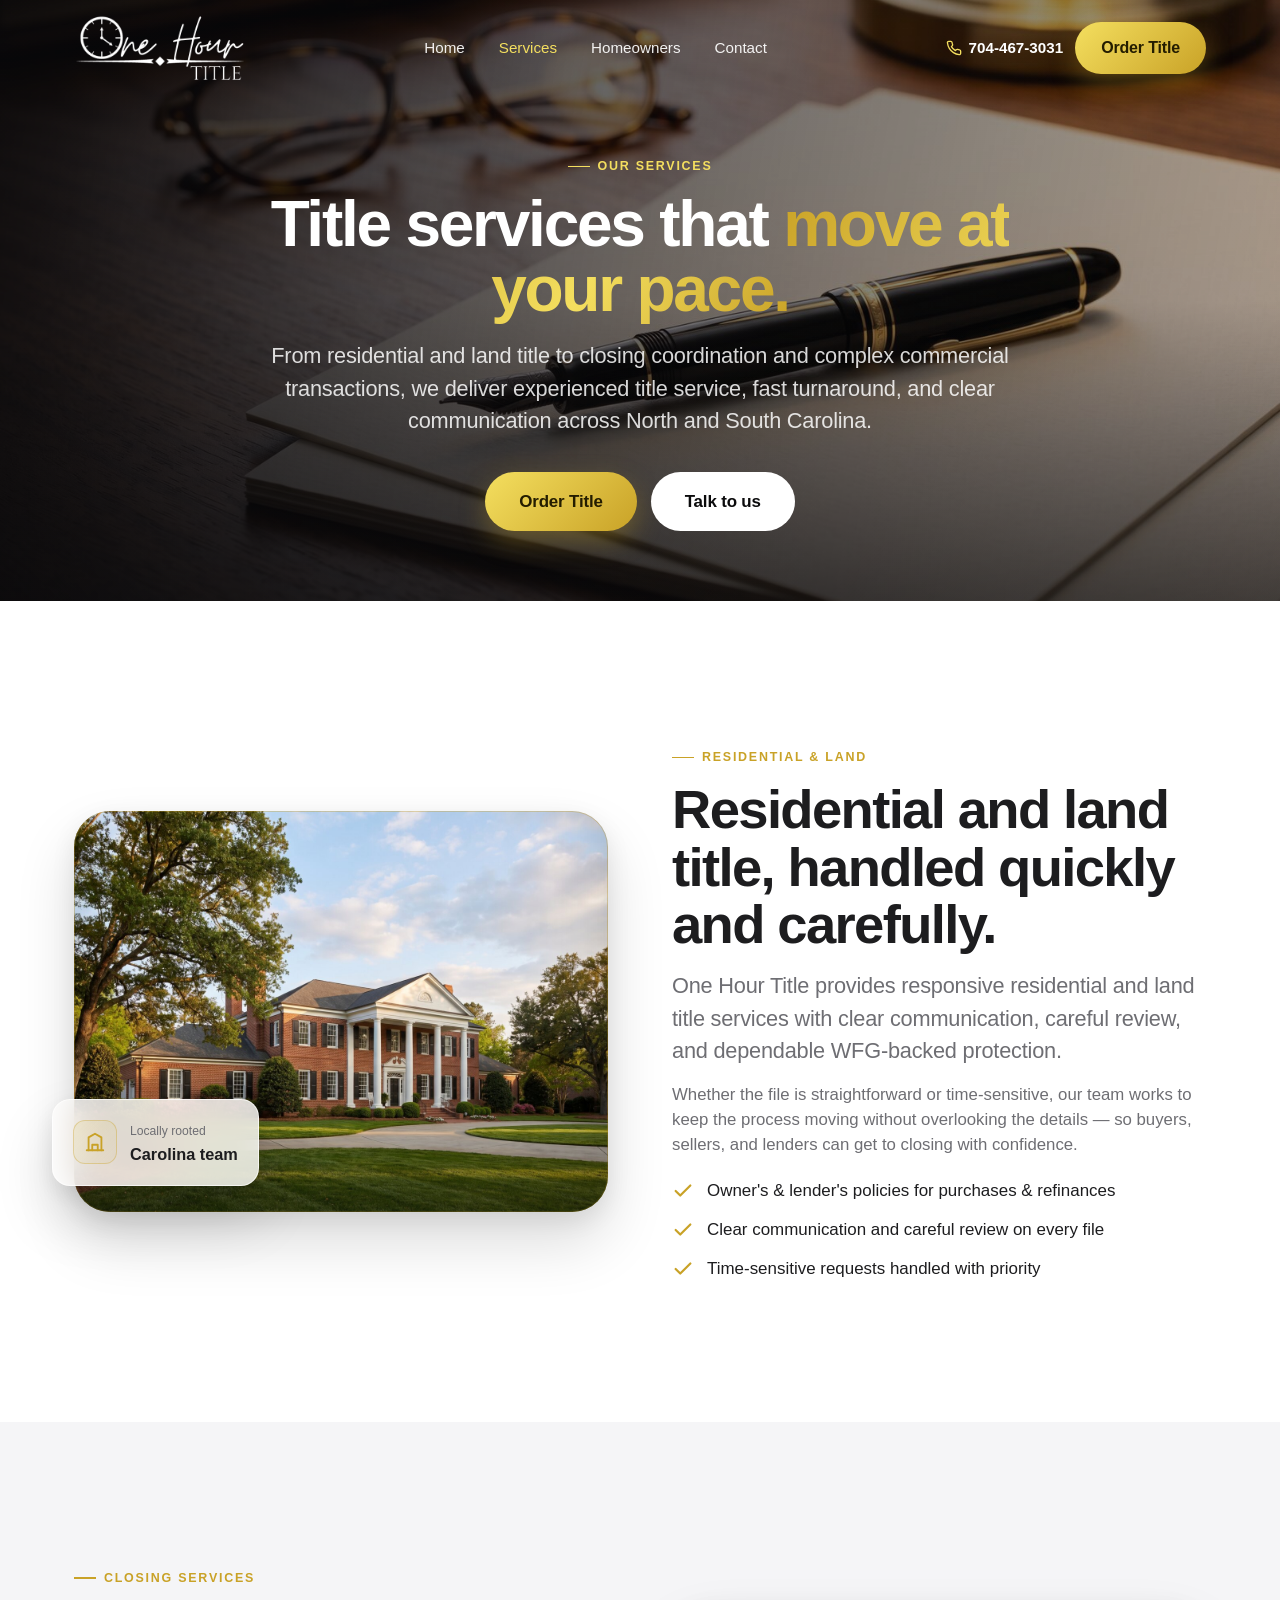
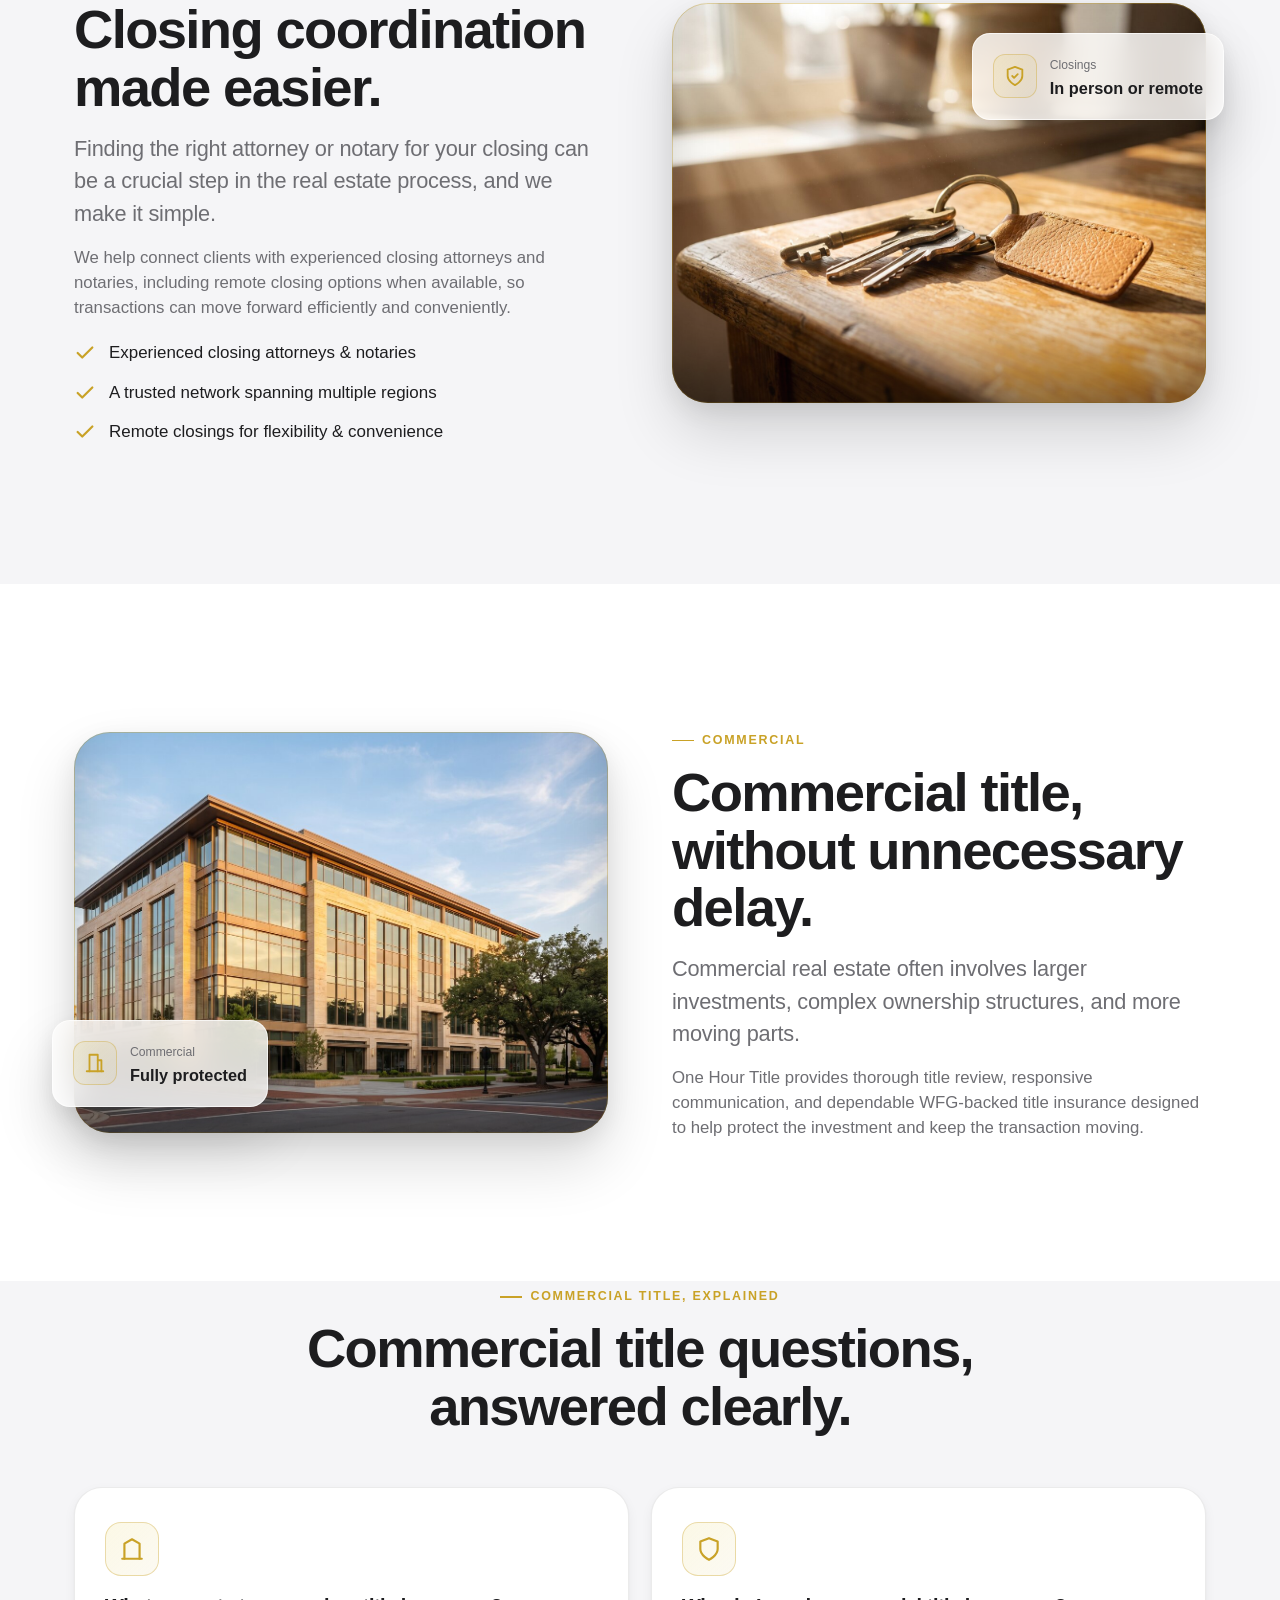
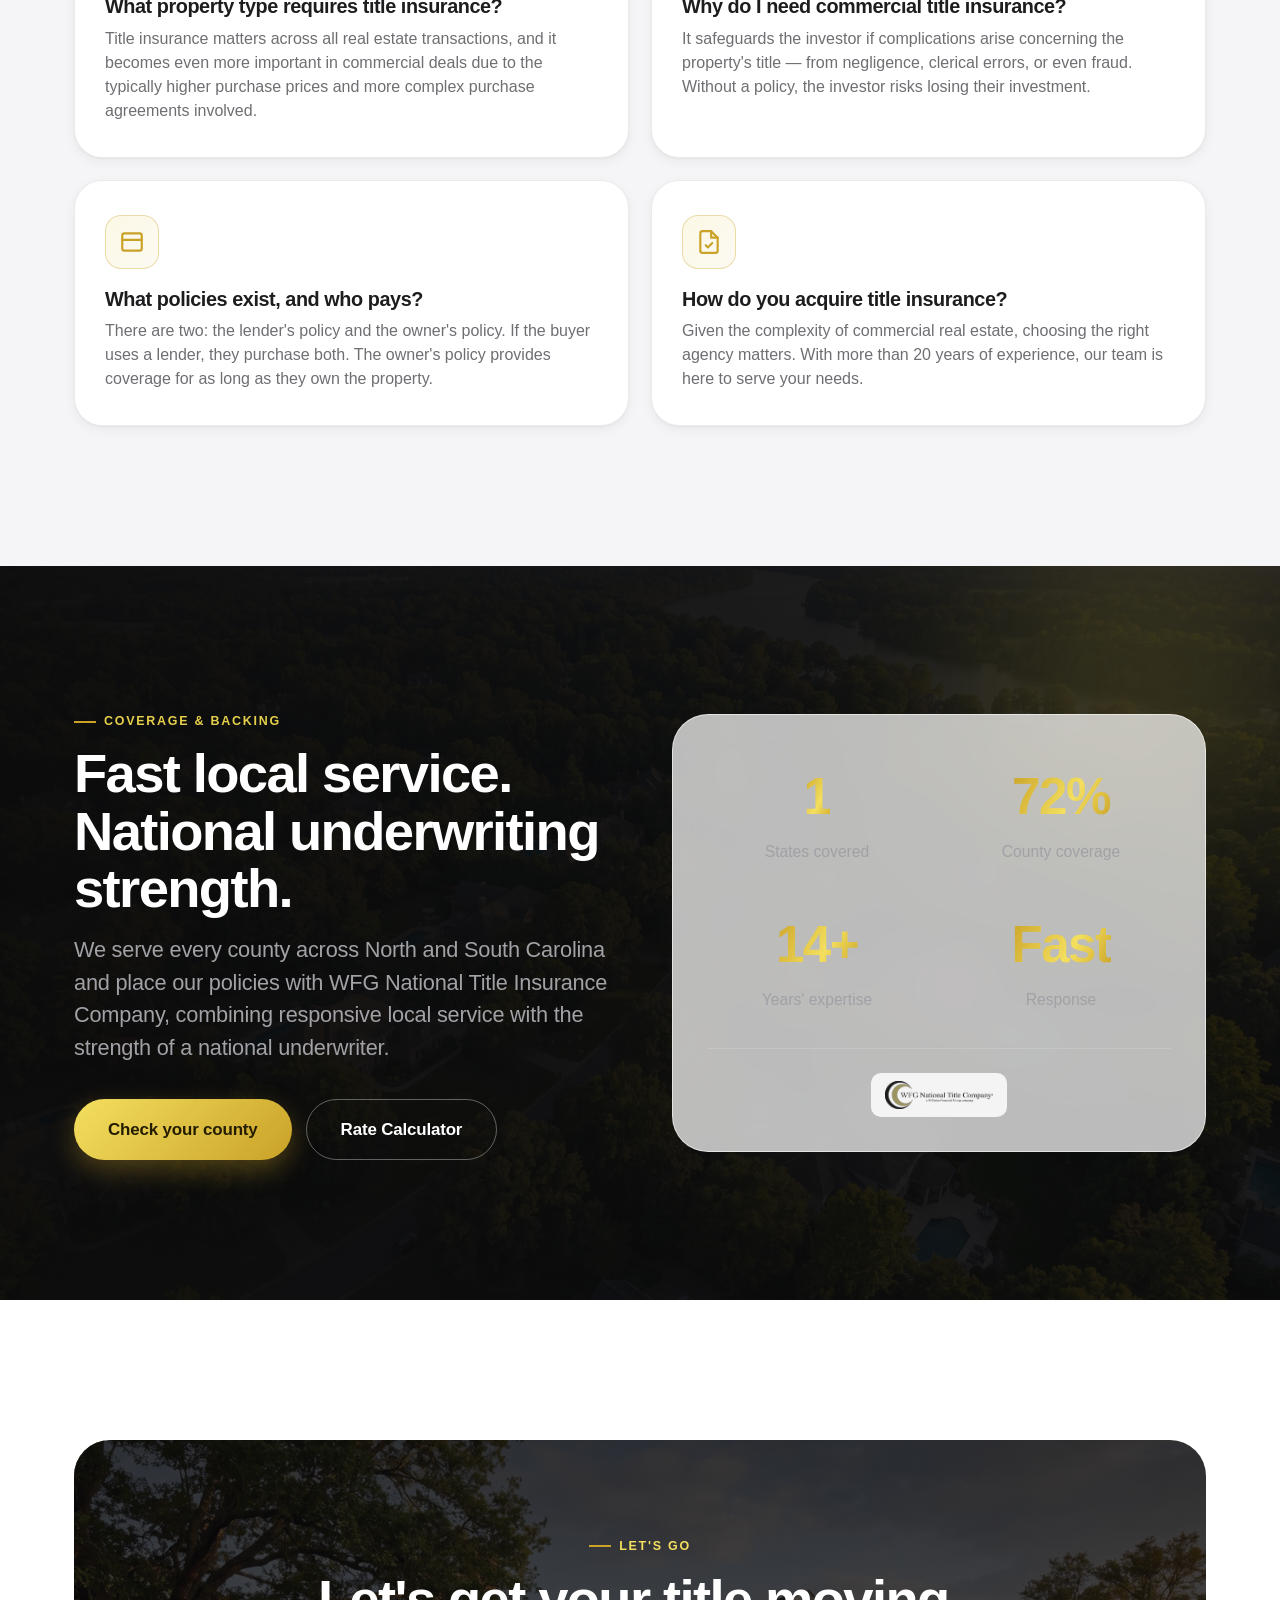
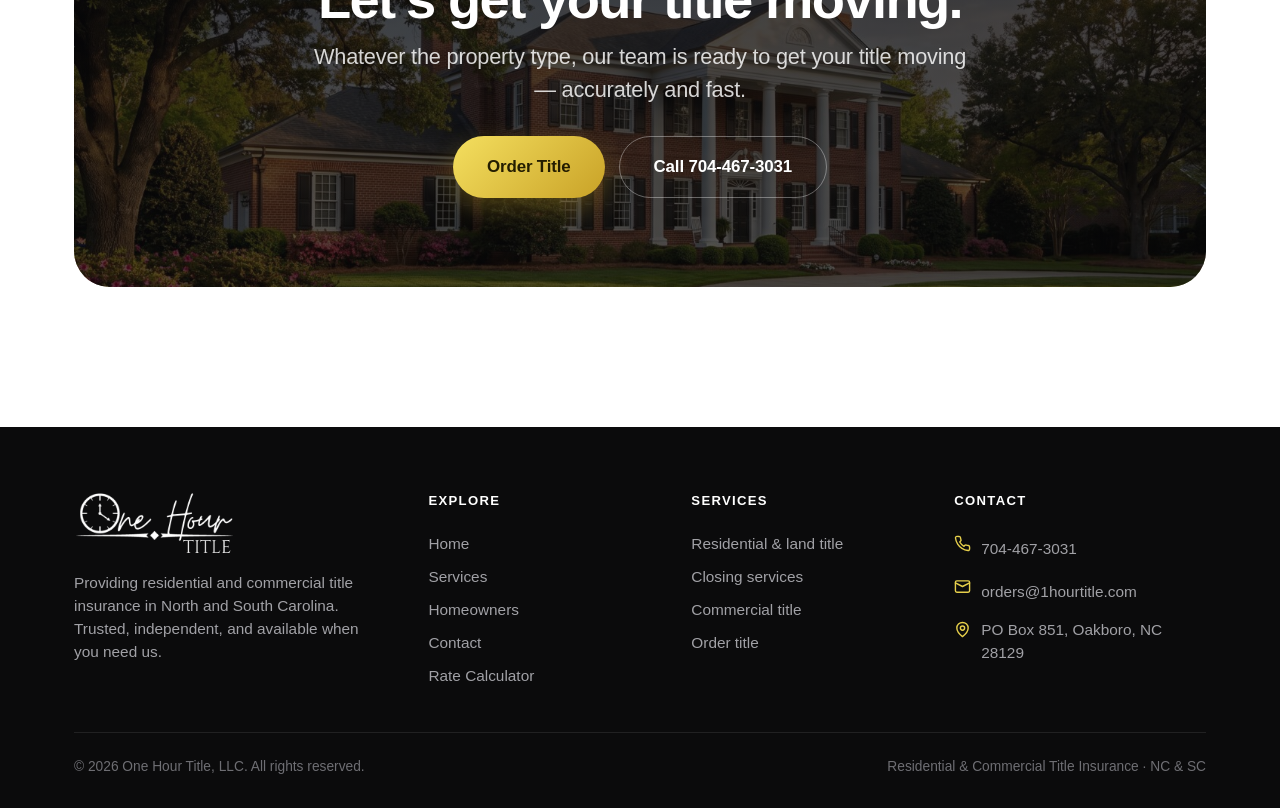
<file: services.html>
<!DOCTYPE html>
<html lang="en">
<head>
<meta charset="UTF-8" />
<meta name="viewport" content="width=device-width, initial-scale=1" />
<title>Services — One Hour Title | Residential, Closing &amp; Commercial Title</title>
<meta name="description" content="Residential and land title insurance, closing services, and commercial title insurance across North and South Carolina — backed by 20+ years of experience from One Hour Title." />
<meta name="theme-color" content="#0b0b0c" />
<link rel="icon" href="assets/logo-primary.png" />
<link rel="stylesheet" href="css/styles.css" />
</head>
<body>

<!-- ===== Header ===== -->
<header class="header">
  <div class="wrap nav">
    <a class="brand" href="index.html" aria-label="One Hour Title home"><img class="logo-dark" src="assets/logo-primary.png" alt="One Hour Title" /><img class="logo-light" src="assets/logo-primary-white.png" alt="One Hour Title" /></a>
    <nav class="nav-links" aria-label="Primary">
      <a href="index.html">Home</a>
      <a href="services.html" class="active">Services</a>
      <a href="homeowners.html">Homeowners</a>
      <a href="contact.html">Contact</a>
    </nav>
    <div class="nav-cta">
      <a class="nav-phone" href="tel:+17044673031"><svg viewBox="0 0 24 24" fill="none" stroke="currentColor" stroke-width="2" stroke-linecap="round" stroke-linejoin="round"><path d="M22 16.92v3a2 2 0 0 1-2.18 2 19.79 19.79 0 0 1-8.63-3.07 19.5 19.5 0 0 1-6-6 19.79 19.79 0 0 1-3.07-8.67A2 2 0 0 1 4.11 2h3a2 2 0 0 1 2 1.72c.13.96.36 1.9.7 2.81a2 2 0 0 1-.45 2.11L8.09 9.91a16 16 0 0 0 6 6l1.27-1.27a2 2 0 0 1 2.11-.45c.9.34 1.85.57 2.81.7A2 2 0 0 1 22 16.92z"/></svg> 704-467-3031</a>
      <a class="btn btn-gold" href="mailto:orders@1hourtitle.com?subject=Title%20Order%20Request">Order Title</a>
    </div>
    <button class="burger" aria-label="Menu"><span></span></button>
  </div>
</header>
<div class="mobile-menu">
  <a href="index.html">Home</a>
  <a href="services.html">Services</a>
  <a href="homeowners.html">Homeowners</a>
  <a href="contact.html">Contact</a>
  <a href="https://rates.wfgnationaltitle.com/" target="_blank" rel="noopener">Rate Calculator</a>
  <div class="mm-actions">
    <a class="btn btn-gold btn-lg" href="mailto:orders@1hourtitle.com?subject=Title%20Order%20Request">Order Title</a>
    <a class="btn btn-ghost btn-lg" href="tel:+17044673031">Call 704-467-3031</a>
  </div>
</div>

<!-- ===== Image hero ===== -->
<section class="page-hero2">
  <div class="kb"><img src="assets/img/signing.jpg" alt="Closing documents with a fountain pen" /></div>
  <div class="scrim"></div>
  <div class="wrap center" style="max-width:860px;margin:0 auto;">
    <span class="eyebrow reveal" style="justify-content:center;">Our services</span>
    <h1 class="display reveal d1" style="margin-top:16px;font-size:clamp(2.4rem,5.5vw,4rem);">Title services that <span class="grad-text">move at your pace.</span></h1>
    <p class="lead reveal d2 mx-auto" style="margin-top:18px;max-width:62ch;">From residential and land title to closing coordination and complex commercial transactions, we deliver experienced title service, fast turnaround, and clear communication across North and South Carolina.</p>
    <div class="hero-actions reveal d3" style="justify-content:center;">
      <a class="btn btn-gold btn-lg" href="mailto:orders@1hourtitle.com?subject=Title%20Order%20Request">Order Title</a>
      <a class="btn btn-light btn-lg" href="contact.html">Talk to us</a>
    </div>
  </div>
</section>

<!-- ===== Residential & Land ===== -->
<section class="section-pad">
  <div class="wrap">
    <div class="split">
      <div class="reveal" data-tilt style="position:relative;">
        <div class="img-frame ring float-img" style="aspect-ratio:4/3;">
          <img src="assets/img/estate.jpg" alt="Carolina residential estate home" />
          <div class="glow"></div>
        </div>
        <div class="overlay-card bl">
          <span class="ic"><svg viewBox="0 0 24 24" fill="none" stroke="currentColor" stroke-width="2" stroke-linecap="round" stroke-linejoin="round"><path d="M3 21h18"/><path d="M5 21V7l7-4 7 4v14"/><path d="M9 21v-6h6v6"/></svg></span>
          <span><span class="t">Locally rooted</span><br /><span class="v">Carolina team</span></span>
        </div>
      </div>
      <div>
        <span class="eyebrow reveal">Residential &amp; Land</span>
        <h2 class="h-xl reveal d1" style="margin-top:14px;">Residential and land title, handled quickly and carefully.</h2>
        <p class="lead reveal d2" style="margin-top:16px;">One Hour Title provides responsive residential and land title services with clear communication, careful review, and dependable WFG-backed protection.</p>
        <p class="text-muted reveal d2" style="margin-top:14px;font-size:1.05rem;">Whether the file is straightforward or time-sensitive, our team works to keep the process moving without overlooking the details — so buyers, sellers, and lenders can get to closing with confidence.</p>
        <ul class="checks reveal d3" style="margin-top:20px;">
          <li><svg viewBox="0 0 24 24" fill="none" stroke="currentColor" stroke-width="2.4" stroke-linecap="round" stroke-linejoin="round"><path d="M20 6 9 17l-5-5"/></svg> Owner's &amp; lender's policies for purchases &amp; refinances</li>
          <li><svg viewBox="0 0 24 24" fill="none" stroke="currentColor" stroke-width="2.4" stroke-linecap="round" stroke-linejoin="round"><path d="M20 6 9 17l-5-5"/></svg> Clear communication and careful review on every file</li>
          <li><svg viewBox="0 0 24 24" fill="none" stroke="currentColor" stroke-width="2.4" stroke-linecap="round" stroke-linejoin="round"><path d="M20 6 9 17l-5-5"/></svg> Time-sensitive requests handled with priority</li>
        </ul>
      </div>
    </div>
  </div>
</section>

<!-- ===== Closing Services ===== -->
<section class="section-pad" style="background:var(--bg-alt);">
  <div class="wrap">
    <div class="split">
      <div>
        <span class="eyebrow reveal">Closing Services</span>
        <h2 class="h-xl reveal d1" style="margin-top:14px;">Closing coordination made easier.</h2>
        <p class="lead reveal d2" style="margin-top:16px;">Finding the right attorney or notary for your closing can be a crucial step in the real estate process, and we make it simple.</p>
        <p class="text-muted reveal d2" style="margin-top:14px;font-size:1.05rem;">We help connect clients with experienced closing attorneys and notaries, including remote closing options when available, so transactions can move forward efficiently and conveniently.</p>
        <ul class="checks reveal d3" style="margin-top:20px;">
          <li><svg viewBox="0 0 24 24" fill="none" stroke="currentColor" stroke-width="2.4" stroke-linecap="round" stroke-linejoin="round"><path d="M20 6 9 17l-5-5"/></svg> Experienced closing attorneys &amp; notaries</li>
          <li><svg viewBox="0 0 24 24" fill="none" stroke="currentColor" stroke-width="2.4" stroke-linecap="round" stroke-linejoin="round"><path d="M20 6 9 17l-5-5"/></svg> A trusted network spanning multiple regions</li>
          <li><svg viewBox="0 0 24 24" fill="none" stroke="currentColor" stroke-width="2.4" stroke-linecap="round" stroke-linejoin="round"><path d="M20 6 9 17l-5-5"/></svg> Remote closings for flexibility &amp; convenience</li>
        </ul>
      </div>
      <div class="reveal d1" data-tilt style="position:relative;">
        <div class="img-frame ring float-img" style="aspect-ratio:4/3;">
          <img src="assets/img/keys.jpg" alt="House keys on a table" />
          <div class="glow"></div>
        </div>
        <div class="overlay-card tr">
          <span class="ic"><svg viewBox="0 0 24 24" fill="none" stroke="currentColor" stroke-width="2" stroke-linecap="round" stroke-linejoin="round"><path d="M12 22s8-4 8-10V5l-8-3-8 3v7c0 6 8 10 8 10Z"/><path d="m9 12 2 2 4-4"/></svg></span>
          <span><span class="t">Closings</span><br /><span class="v">In person or remote</span></span>
        </div>
      </div>
    </div>
  </div>
</section>

<!-- ===== Commercial ===== -->
<section class="section-pad">
  <div class="wrap">
    <div class="split">
      <div class="reveal" data-tilt style="position:relative;">
        <div class="img-frame ring float-img" style="aspect-ratio:4/3;">
          <img src="assets/img/commercial.jpg" alt="Modern commercial office building in the Carolinas" />
          <div class="glow"></div>
        </div>
        <div class="overlay-card bl">
          <span class="ic"><svg viewBox="0 0 24 24" fill="none" stroke="currentColor" stroke-width="2" stroke-linecap="round" stroke-linejoin="round"><path d="M3 21h18"/><path d="M6 21V3h9v18"/><path d="M19 21V9h-4"/></svg></span>
          <span><span class="t">Commercial</span><br /><span class="v">Fully protected</span></span>
        </div>
      </div>
      <div>
        <span class="eyebrow reveal">Commercial</span>
        <h2 class="h-xl reveal d1" style="margin-top:14px;">Commercial title, without unnecessary delay.</h2>
        <p class="lead reveal d2" style="margin-top:16px;">Commercial real estate often involves larger investments, complex ownership structures, and more moving parts.</p>
        <p class="text-muted reveal d2" style="margin-top:14px;font-size:1.05rem;">One Hour Title provides thorough title review, responsive communication, and dependable WFG-backed title insurance designed to help protect the investment and keep the transaction moving.</p>
      </div>
    </div>
  </div>
</section>

<!-- ===== Commercial explained (Q&A grid) ===== -->
<section class="section-pad" style="background:var(--bg-alt);padding-top:0;">
  <div class="wrap">
    <div class="center" style="max-width:680px;margin:0 auto 52px;">
      <span class="eyebrow reveal">Commercial title, explained</span>
      <h2 class="h-xl reveal d1" style="margin-top:14px;">Commercial title questions, answered clearly.</h2>
    </div>
    <div class="grid grid-2">
      <div class="feature reveal">
        <div class="ic"><svg viewBox="0 0 24 24" fill="none" stroke="currentColor" stroke-width="2" stroke-linecap="round" stroke-linejoin="round"><path d="M3 21h18"/><path d="M5 21V7l7-4 7 4v14"/></svg></div>
        <h3>What property type requires title insurance?</h3>
        <p>Title insurance matters across all real estate transactions, and it becomes even more important in commercial deals due to the typically higher purchase prices and more complex purchase agreements involved.</p>
      </div>
      <div class="feature reveal d1">
        <div class="ic"><svg viewBox="0 0 24 24" fill="none" stroke="currentColor" stroke-width="2" stroke-linecap="round" stroke-linejoin="round"><path d="M12 22s8-4 8-10V5l-8-3-8 3v7c0 6 8 10 8 10Z"/></svg></div>
        <h3>Why do I need commercial title insurance?</h3>
        <p>It safeguards the investor if complications arise concerning the property's title — from negligence, clerical errors, or even fraud. Without a policy, the investor risks losing their investment.</p>
      </div>
      <div class="feature reveal">
        <div class="ic"><svg viewBox="0 0 24 24" fill="none" stroke="currentColor" stroke-width="2" stroke-linecap="round" stroke-linejoin="round"><rect x="3" y="4" width="18" height="16" rx="2"/><path d="M3 10h18"/></svg></div>
        <h3>What policies exist, and who pays?</h3>
        <p>There are two: the lender's policy and the owner's policy. If the buyer uses a lender, they purchase both. The owner's policy provides coverage for as long as they own the property.</p>
      </div>
      <div class="feature reveal d1">
        <div class="ic"><svg viewBox="0 0 24 24" fill="none" stroke="currentColor" stroke-width="2" stroke-linecap="round" stroke-linejoin="round"><path d="M14 2H6a2 2 0 0 0-2 2v16a2 2 0 0 0 2 2h12a2 2 0 0 0 2-2V8z"/><path d="M14 2v6h6"/><path d="m9 15 2 2 4-4"/></svg></div>
        <h3>How do you acquire title insurance?</h3>
        <p>Given the complexity of commercial real estate, choosing the right agency matters. With more than 20 years of experience, our team is here to serve your needs.</p>
      </div>
    </div>
  </div>
</section>

<!-- ===== Coverage / underwriter ===== -->
<section class="section-pad dark" style="position:relative;overflow:hidden;">
  <div style="position:absolute;inset:0;z-index:0;"><img src="assets/img/aerial.jpg" alt="" style="width:100%;height:100%;object-fit:cover;opacity:.26;" /></div>
  <div style="position:absolute;inset:0;z-index:0;background:linear-gradient(100deg,rgba(11,11,12,.9),rgba(11,11,12,.6));"></div>
  <div class="dark-glow"><span class="blob g1"></span></div>
  <div class="wrap" style="position:relative;z-index:1;">
    <div class="split">
      <div>
        <span class="eyebrow reveal" style="color:var(--gold);">Coverage &amp; backing</span>
        <h2 class="h-xl reveal d1" style="margin-top:14px;">Fast local service. National underwriting strength.</h2>
        <p class="lead reveal d2" style="margin-top:16px;">We serve every county across North and South Carolina and place our policies with WFG National Title Insurance Company, combining responsive local service with the strength of a national underwriter.</p>
        <div class="hero-actions reveal d3">
          <a class="btn btn-gold btn-lg" href="contact.html">Check your county</a>
          <a class="btn btn-outline-light btn-lg" href="https://rates.wfgnationaltitle.com/" target="_blank" rel="noopener">Rate Calculator</a>
        </div>
      </div>
      <div class="reveal d2">
        <div class="glass" style="padding:34px;border-radius:var(--r-xl);">
          <div class="stats" style="grid-template-columns:1fr 1fr;gap:24px;">
            <div class="stat"><div class="num"><span class="grad-text" data-count="2" data-suffix="">2</span></div><div class="lbl" style="color:#a1a1a6;">States covered</div></div>
            <div class="stat"><div class="num"><span class="grad-text" data-count="100" data-suffix="%">100%</span></div><div class="lbl" style="color:#a1a1a6;">County coverage</div></div>
            <div class="stat"><div class="num"><span class="grad-text" data-count="20" data-suffix="+">20+</span></div><div class="lbl" style="color:#a1a1a6;">Years' expertise</div></div>
            <div class="stat"><div class="num"><span class="grad-text">Fast</span></div><div class="lbl" style="color:#a1a1a6;">Response</div></div>
          </div>
          <div class="partner" style="justify-content:center;margin-top:26px;padding-top:24px;border-top:1px solid rgba(255,255,255,.12);">
            <img src="assets/wfg.jpg" alt="WFG National Title Insurance Company" style="background:#fff;padding:8px 14px;border-radius:10px;" />
          </div>
        </div>
      </div>
    </div>
  </div>
</section>

<!-- ===== CTA ===== -->
<section class="section-pad">
  <div class="wrap">
    <div class="cta-image reveal">
      <div class="bg"><img src="assets/img/estate.jpg" alt="" /></div>
      <div class="scrim"></div>
      <div class="inner">
        <span class="eyebrow" style="color:var(--gold-bright);justify-content:center;">Let's go</span>
        <h2 class="h-xl" style="margin:16px 0 12px;">Let's get your title moving.</h2>
        <p class="lead mx-auto" style="max-width:54ch;">Whatever the property type, our team is ready to get your title moving — accurately and fast.</p>
        <div class="cta-actions">
          <a class="btn btn-gold btn-lg" href="mailto:orders@1hourtitle.com?subject=Title%20Order%20Request">Order Title</a>
          <a class="btn btn-outline-light btn-lg" href="tel:+17044673031">Call 704-467-3031</a>
        </div>
      </div>
    </div>
  </div>
</section>

<!-- ===== Footer ===== -->
<footer class="footer">
  <div class="wrap">
    <div class="footer-top">
      <div>
        <img class="f-logo" src="assets/logo-primary-white.png" alt="One Hour Title" />
        <p class="f-desc">Providing residential and commercial title insurance in North and South Carolina. Trusted, independent, and available when you need us.</p>
      </div>
      <div>
        <h5>Explore</h5>
        <a href="index.html">Home</a><br /><a href="services.html">Services</a><br /><a href="homeowners.html">Homeowners</a><br /><a href="contact.html">Contact</a><br /><a href="https://rates.wfgnationaltitle.com/" target="_blank" rel="noopener">Rate Calculator</a>
      </div>
      <div>
        <h5>Services</h5>
        <a href="services.html">Residential &amp; land title</a><br /><a href="services.html">Closing services</a><br /><a href="services.html">Commercial title</a><br /><a href="mailto:orders@1hourtitle.com?subject=Title%20Order%20Request">Order title</a>
      </div>
      <div>
        <h5>Contact</h5>
        <ul class="f-contact">
          <li><svg viewBox="0 0 24 24" fill="none" stroke="currentColor" stroke-width="2" stroke-linecap="round" stroke-linejoin="round"><path d="M22 16.92v3a2 2 0 0 1-2.18 2 19.79 19.79 0 0 1-8.63-3.07 19.5 19.5 0 0 1-6-6 19.79 19.79 0 0 1-3.07-8.67A2 2 0 0 1 4.11 2h3a2 2 0 0 1 2 1.72c.13.96.36 1.9.7 2.81a2 2 0 0 1-.45 2.11L8.09 9.91a16 16 0 0 0 6 6l1.27-1.27a2 2 0 0 1 2.11-.45c.9.34 1.85.57 2.81.7A2 2 0 0 1 22 16.92z"/></svg> <a href="tel:+17044673031">704-467-3031</a></li>
          <li><svg viewBox="0 0 24 24" fill="none" stroke="currentColor" stroke-width="2" stroke-linecap="round" stroke-linejoin="round"><rect x="2" y="4" width="20" height="16" rx="2"/><path d="m22 7-10 5L2 7"/></svg> <a href="mailto:orders@1hourtitle.com">orders@1hourtitle.com</a></li>
          <li><svg viewBox="0 0 24 24" fill="none" stroke="currentColor" stroke-width="2" stroke-linecap="round" stroke-linejoin="round"><path d="M20 10c0 6-8 12-8 12s-8-6-8-12a8 8 0 0 1 16 0Z"/><circle cx="12" cy="10" r="3"/></svg> PO Box 851, Oakboro, NC 28129</li>
        </ul>
      </div>
    </div>
    <div class="footer-bottom">
      <span>© <span id="year">2026</span> One Hour Title, LLC. All rights reserved.</span>
      <span>Residential &amp; Commercial Title Insurance · NC &amp; SC</span>
    </div>
  </div>
</footer>

<script src="js/main.js"></script>
</body>
</html>
</file>
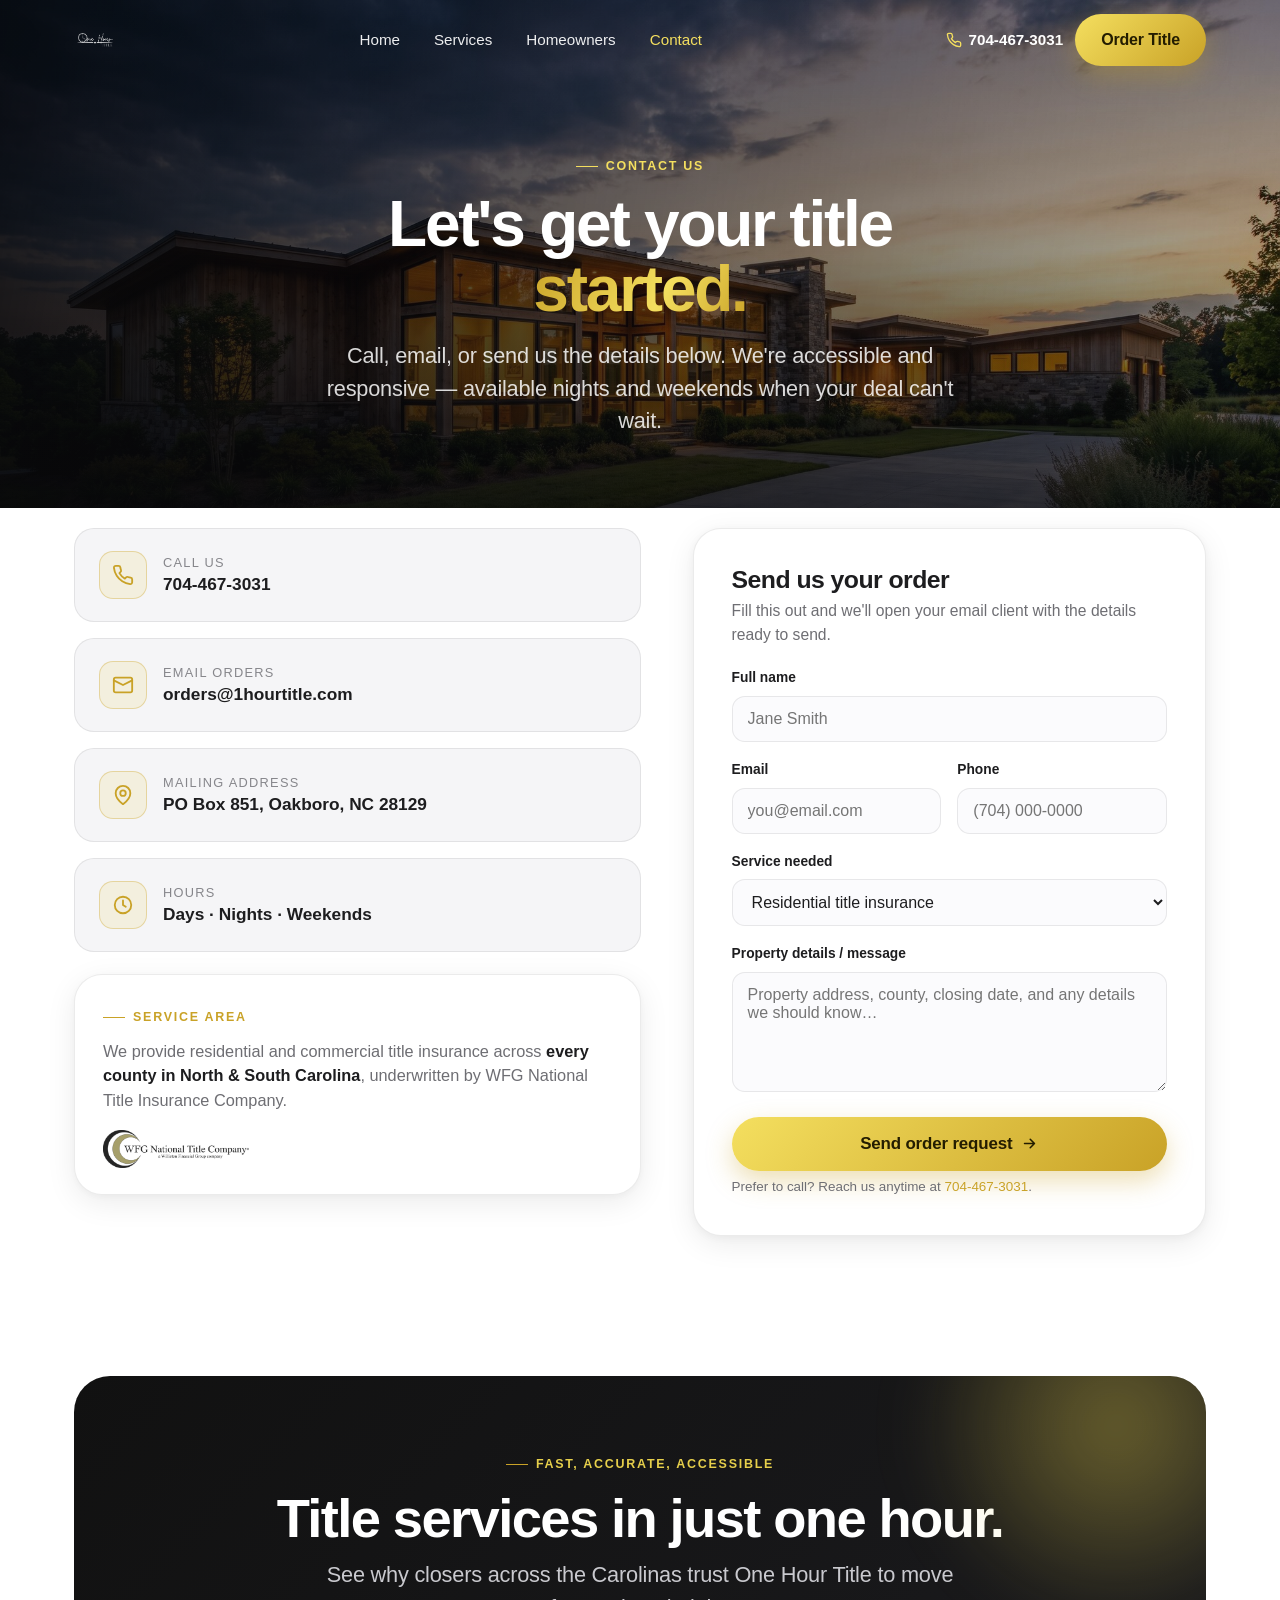
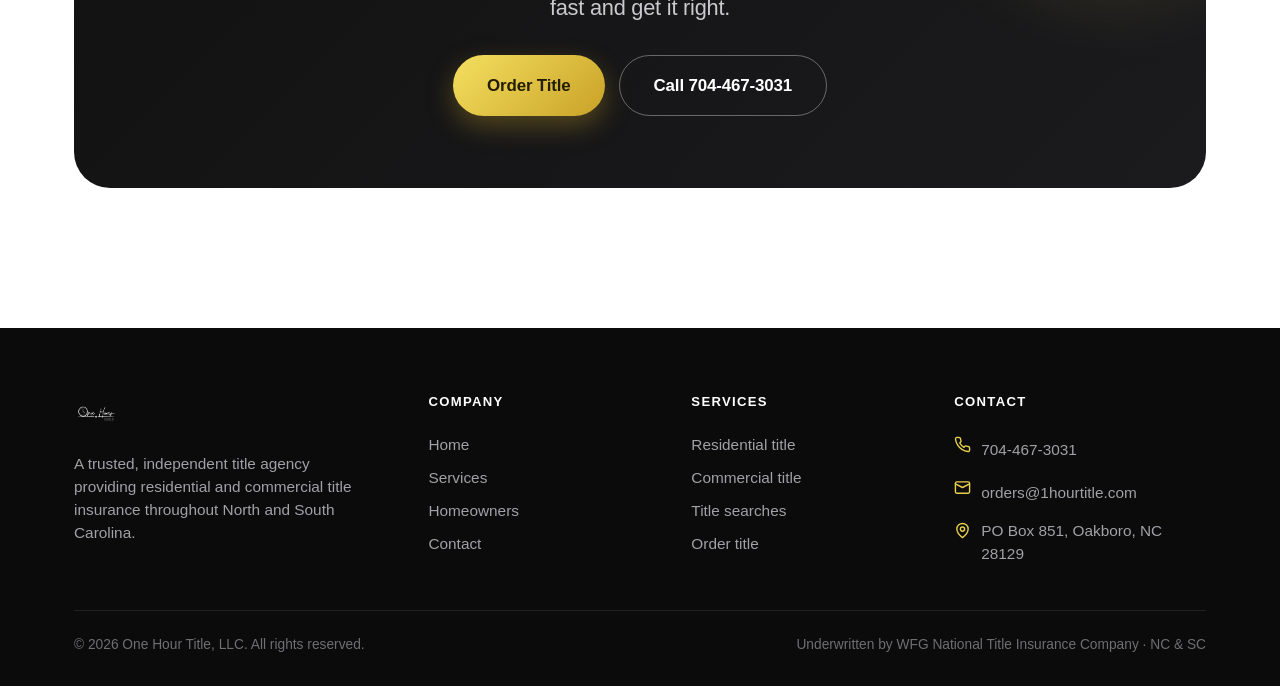
<file: onehourtitle/contact.html>
<!DOCTYPE html>
<html lang="en">
<head>
<meta charset="UTF-8" />
<meta name="viewport" content="width=device-width, initial-scale=1" />
<title>Contact | One Hour Title — Order Title in NC &amp; SC</title>
<meta name="description" content="Contact One Hour Title, LLC. Call 704-467-3031 or email orders@1hourtitle.com. Available nights and weekends for residential and commercial title orders across North and South Carolina." />
<meta name="theme-color" content="#0b0b0c" />
<link rel="icon" href="assets/logo-primary.png" />
<link rel="stylesheet" href="css/styles.css" />
</head>
<body>

<!-- ===== Header ===== -->
<header class="header">
  <div class="wrap nav">
    <a class="brand" href="index.html" aria-label="One Hour Title home"><img class="logo-dark" src="assets/logo-primary.png" alt="One Hour Title" /><img class="logo-light" src="assets/logo-primary-white.png" alt="One Hour Title" /></a>
    <nav class="nav-links" aria-label="Primary">
      <a href="index.html">Home</a>
      <a href="services.html">Services</a>
      <a href="homeowners.html">Homeowners</a>
      <a href="contact.html" class="active">Contact</a>
    </nav>
    <div class="nav-cta">
      <a class="nav-phone" href="tel:+17044673031"><svg viewBox="0 0 24 24" fill="none" stroke="currentColor" stroke-width="2" stroke-linecap="round" stroke-linejoin="round"><path d="M22 16.92v3a2 2 0 0 1-2.18 2 19.79 19.79 0 0 1-8.63-3.07 19.5 19.5 0 0 1-6-6 19.79 19.79 0 0 1-3.07-8.67A2 2 0 0 1 4.11 2h3a2 2 0 0 1 2 1.72c.13.96.36 1.9.7 2.81a2 2 0 0 1-.45 2.11L8.09 9.91a16 16 0 0 0 6 6l1.27-1.27a2 2 0 0 1 2.11-.45c.9.34 1.85.57 2.81.7A2 2 0 0 1 22 16.92z"/></svg> 704-467-3031</a>
      <a class="btn btn-gold" href="mailto:orders@1hourtitle.com?subject=Title%20Order%20Request">Order Title</a>
    </div>
    <button class="burger" aria-label="Menu"><span></span></button>
  </div>
</header>
<div class="mobile-menu">
  <a href="index.html">Home</a>
  <a href="services.html">Services</a>
  <a href="homeowners.html">Homeowners</a>
  <a href="contact.html">Contact</a>
  <div class="mm-actions">
    <a class="btn btn-gold btn-lg" href="mailto:orders@1hourtitle.com?subject=Title%20Order%20Request">Order Title</a>
    <a class="btn btn-ghost btn-lg" href="tel:+17044673031">Call 704-467-3031</a>
  </div>
</div>

<!-- ===== Image hero ===== -->
<section class="page-hero2" style="min-height:52vh;">
  <div class="kb"><img src="assets/img/hero-home.jpg" alt="Luxury Carolina home at dusk" /></div>
  <div class="scrim"></div>
  <div class="wrap center" style="max-width:780px;margin:0 auto;">
    <span class="eyebrow reveal" style="justify-content:center;">Contact us</span>
    <h1 class="display reveal d1" style="margin-top:16px;font-size:clamp(2.4rem,5.5vw,4rem);">Let's get your title <span class="grad-text">started.</span></h1>
    <p class="lead reveal d2 mx-auto" style="margin-top:18px;max-width:52ch;">Call, email, or send us the details below. We're accessible and responsive — available nights and weekends when your deal can't wait.</p>
  </div>
</section>

<!-- ===== Contact grid ===== -->
<section class="section-pad" style="padding-top:20px;">
  <div class="wrap">
    <div class="contact-grid">
      <!-- info -->
      <div>
        <div class="grid" style="gap:16px;">
          <a class="info-card reveal" href="tel:+17044673031">
            <div class="ic"><svg viewBox="0 0 24 24" fill="none" stroke="currentColor" stroke-width="2" stroke-linecap="round" stroke-linejoin="round"><path d="M22 16.92v3a2 2 0 0 1-2.18 2 19.79 19.79 0 0 1-8.63-3.07 19.5 19.5 0 0 1-6-6 19.79 19.79 0 0 1-3.07-8.67A2 2 0 0 1 4.11 2h3a2 2 0 0 1 2 1.72c.13.96.36 1.9.7 2.81a2 2 0 0 1-.45 2.11L8.09 9.91a16 16 0 0 0 6 6l1.27-1.27a2 2 0 0 1 2.11-.45c.9.34 1.85.57 2.81.7A2 2 0 0 1 22 16.92z"/></svg></div>
            <div><div class="lbl">Call us</div><div class="val">704-467-3031</div></div>
          </a>
          <a class="info-card reveal d1" href="mailto:orders@1hourtitle.com?subject=Title%20Order%20Request">
            <div class="ic"><svg viewBox="0 0 24 24" fill="none" stroke="currentColor" stroke-width="2" stroke-linecap="round" stroke-linejoin="round"><rect x="2" y="4" width="20" height="16" rx="2"/><path d="m22 7-10 5L2 7"/></svg></div>
            <div><div class="lbl">Email orders</div><div class="val">orders@1hourtitle.com</div></div>
          </a>
          <div class="info-card reveal d2">
            <div class="ic"><svg viewBox="0 0 24 24" fill="none" stroke="currentColor" stroke-width="2" stroke-linecap="round" stroke-linejoin="round"><path d="M20 10c0 6-8 12-8 12s-8-6-8-12a8 8 0 0 1 16 0Z"/><circle cx="12" cy="10" r="3"/></svg></div>
            <div><div class="lbl">Mailing address</div><div class="val">PO Box 851, Oakboro, NC 28129</div></div>
          </div>
          <div class="info-card reveal d3">
            <div class="ic"><svg viewBox="0 0 24 24" fill="none" stroke="currentColor" stroke-width="2" stroke-linecap="round" stroke-linejoin="round"><circle cx="12" cy="12" r="9"/><path d="M12 7v5l3 2"/></svg></div>
            <div><div class="lbl">Hours</div><div class="val">Days · Nights · Weekends</div></div>
          </div>
        </div>

        <div class="float-card reveal d2" style="margin-top:22px;padding:26px 28px;border-radius:var(--r-lg);">
          <span class="eyebrow">Service area</span>
          <p class="text-muted" style="margin-top:12px;font-size:1.02rem;">We provide residential and commercial title insurance across <strong style="color:var(--ink-soft);">every county in North &amp; South Carolina</strong>, underwritten by WFG National Title Insurance Company.</p>
          <div class="partner" style="justify-content:flex-start;margin-top:18px;">
            <img src="assets/wfg.jpg" alt="WFG National Title Insurance Company" style="height:38px;" />
          </div>
        </div>
      </div>

      <!-- form -->
      <div class="reveal d1">
        <form class="form" id="contactForm" novalidate>
          <h2 class="h-md" style="margin-bottom:6px;">Send us your order</h2>
          <p class="text-muted" style="margin-bottom:22px;font-size:.98rem;">Fill this out and we'll open your email client with the details ready to send.</p>
          <div class="field">
            <label for="name">Full name</label>
            <input id="name" name="name" type="text" placeholder="Jane Smith" required />
          </div>
          <div class="grid grid-2" style="gap:16px;">
            <div class="field">
              <label for="email">Email</label>
              <input id="email" name="email" type="email" placeholder="you@email.com" required />
            </div>
            <div class="field">
              <label for="phone">Phone</label>
              <input id="phone" name="phone" type="tel" placeholder="(704) 000-0000" />
            </div>
          </div>
          <div class="field">
            <label for="type">Service needed</label>
            <select id="type" name="type">
              <option>Residential title insurance</option>
              <option>Commercial title insurance</option>
              <option>Title search</option>
              <option>Rush / after-hours order</option>
              <option>General question</option>
            </select>
          </div>
          <div class="field">
            <label for="message">Property details / message</label>
            <textarea id="message" name="message" placeholder="Property address, county, closing date, and any details we should know…"></textarea>
          </div>
          <button class="btn btn-gold btn-lg" type="submit" style="width:100%;">
            Send order request
            <svg viewBox="0 0 24 24" fill="none" stroke="currentColor" stroke-width="2.2" stroke-linecap="round" stroke-linejoin="round"><path d="M5 12h14M13 6l6 6-6 6"/></svg>
          </button>
          <p class="form-status form-note" role="status"></p>
          <p class="form-note">Prefer to call? Reach us anytime at <a href="tel:+17044673031" class="gold-text">704-467-3031</a>.</p>
        </form>
      </div>
    </div>
  </div>
</section>

<!-- ===== CTA ===== -->
<section class="section-pad" style="padding-top:0;">
  <div class="wrap">
    <div class="cta-band reveal">
      <span class="eyebrow" style="color:var(--gold);justify-content:center;">Fast, accurate, accessible</span>
      <h2 class="h-xl" style="margin:16px 0 12px;">Title services in just one hour.</h2>
      <p class="lead mx-auto" style="max-width:52ch;">See why closers across the Carolinas trust One Hour Title to move fast and get it right.</p>
      <div class="cta-actions">
        <a class="btn btn-gold btn-lg" href="mailto:orders@1hourtitle.com?subject=Title%20Order%20Request">Order Title</a>
        <a class="btn btn-outline-light btn-lg" href="tel:+17044673031">Call 704-467-3031</a>
      </div>
    </div>
  </div>
</section>

<!-- ===== Footer ===== -->
<footer class="footer">
  <div class="wrap">
    <div class="footer-top">
      <div>
        <img class="f-logo" src="assets/logo-primary-white.png" alt="One Hour Title" />
        <p class="f-desc">A trusted, independent title agency providing residential and commercial title insurance throughout North and South Carolina.</p>
      </div>
      <div>
        <h5>Company</h5>
        <a href="index.html">Home</a><br /><a href="services.html">Services</a><br /><a href="homeowners.html">Homeowners</a><br /><a href="contact.html">Contact</a>
      </div>
      <div>
        <h5>Services</h5>
        <a href="services.html">Residential title</a><br /><a href="services.html">Commercial title</a><br /><a href="services.html">Title searches</a><br /><a href="mailto:orders@1hourtitle.com?subject=Title%20Order%20Request">Order title</a>
      </div>
      <div>
        <h5>Contact</h5>
        <ul class="f-contact">
          <li><svg viewBox="0 0 24 24" fill="none" stroke="currentColor" stroke-width="2" stroke-linecap="round" stroke-linejoin="round"><path d="M22 16.92v3a2 2 0 0 1-2.18 2 19.79 19.79 0 0 1-8.63-3.07 19.5 19.5 0 0 1-6-6 19.79 19.79 0 0 1-3.07-8.67A2 2 0 0 1 4.11 2h3a2 2 0 0 1 2 1.72c.13.96.36 1.9.7 2.81a2 2 0 0 1-.45 2.11L8.09 9.91a16 16 0 0 0 6 6l1.27-1.27a2 2 0 0 1 2.11-.45c.9.34 1.85.57 2.81.7A2 2 0 0 1 22 16.92z"/></svg> <a href="tel:+17044673031">704-467-3031</a></li>
          <li><svg viewBox="0 0 24 24" fill="none" stroke="currentColor" stroke-width="2" stroke-linecap="round" stroke-linejoin="round"><rect x="2" y="4" width="20" height="16" rx="2"/><path d="m22 7-10 5L2 7"/></svg> <a href="mailto:orders@1hourtitle.com">orders@1hourtitle.com</a></li>
          <li><svg viewBox="0 0 24 24" fill="none" stroke="currentColor" stroke-width="2" stroke-linecap="round" stroke-linejoin="round"><path d="M20 10c0 6-8 12-8 12s-8-6-8-12a8 8 0 0 1 16 0Z"/><circle cx="12" cy="10" r="3"/></svg> PO Box 851, Oakboro, NC 28129</li>
        </ul>
      </div>
    </div>
    <div class="footer-bottom">
      <span>© <span id="year">2026</span> One Hour Title, LLC. All rights reserved.</span>
      <span>Underwritten by WFG National Title Insurance Company · NC &amp; SC</span>
    </div>
  </div>
</footer>

<script src="js/main.js"></script>
</body>
</html>
</file>
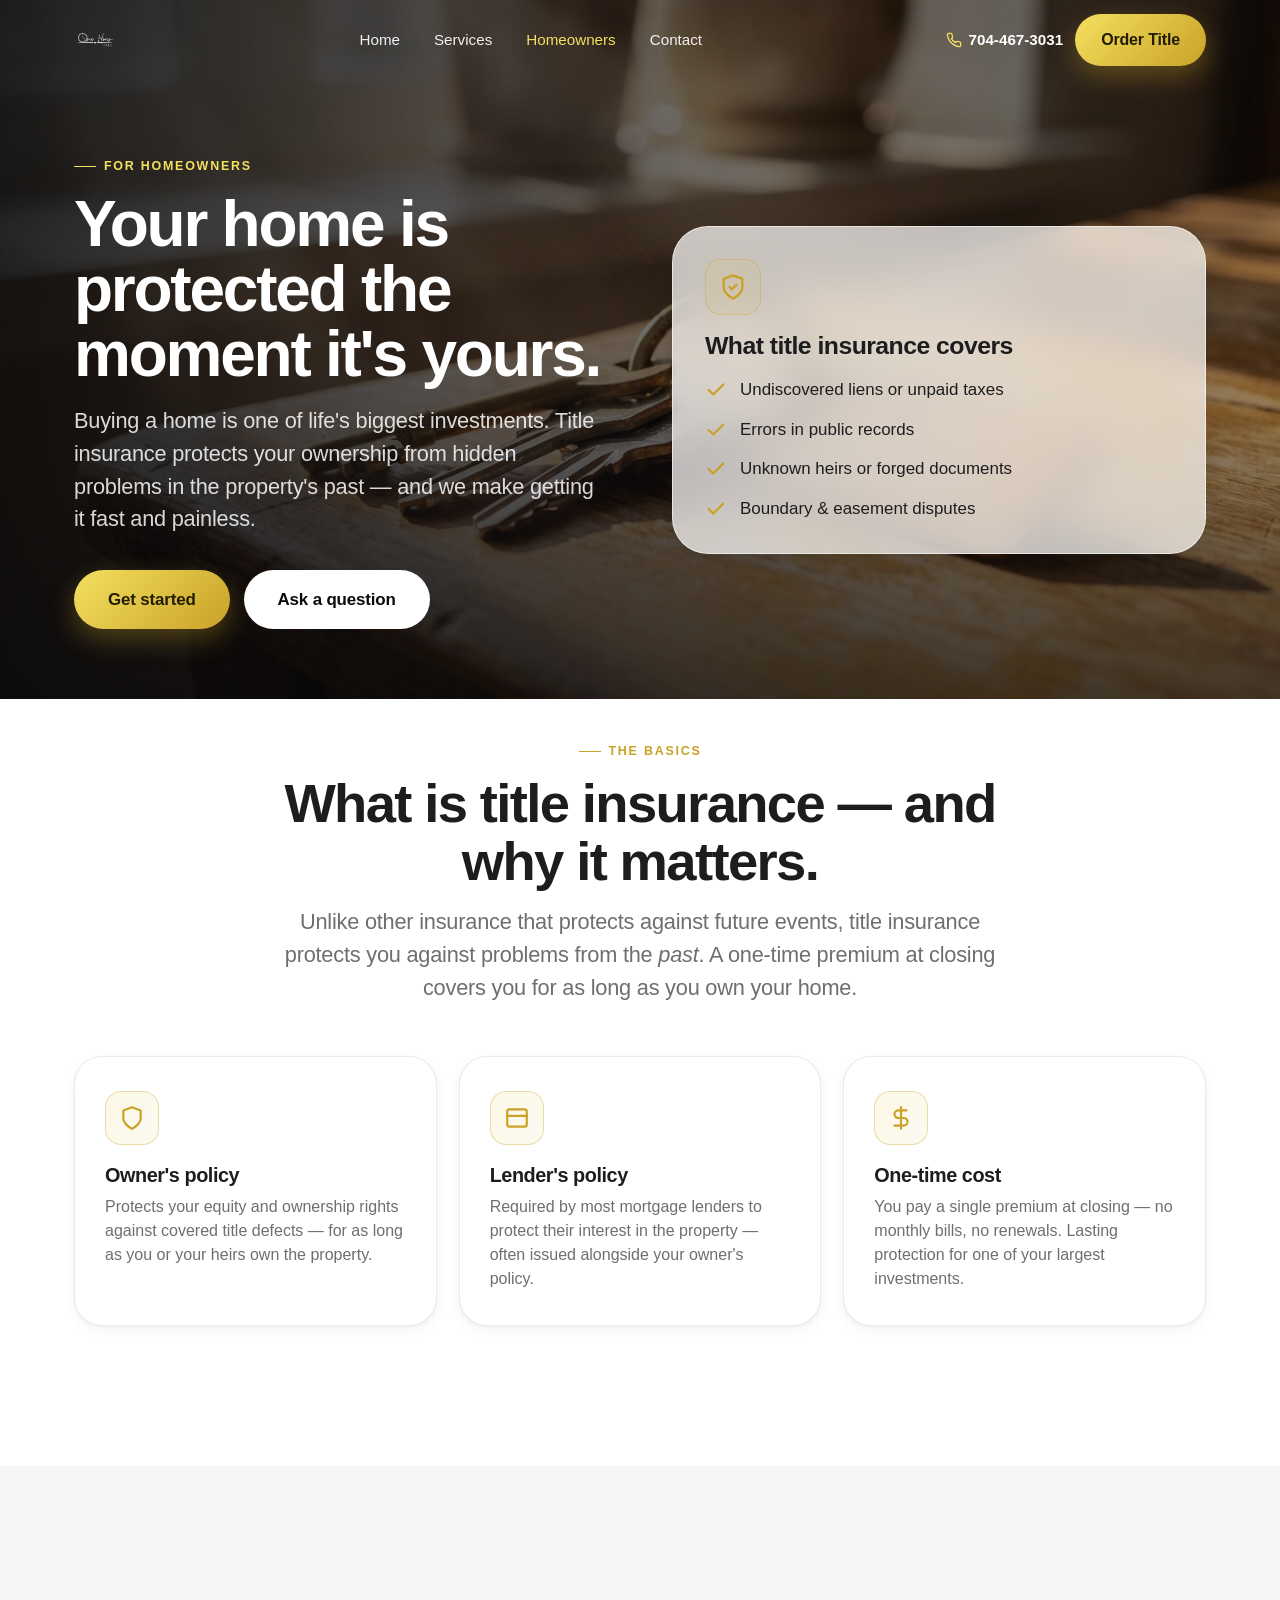
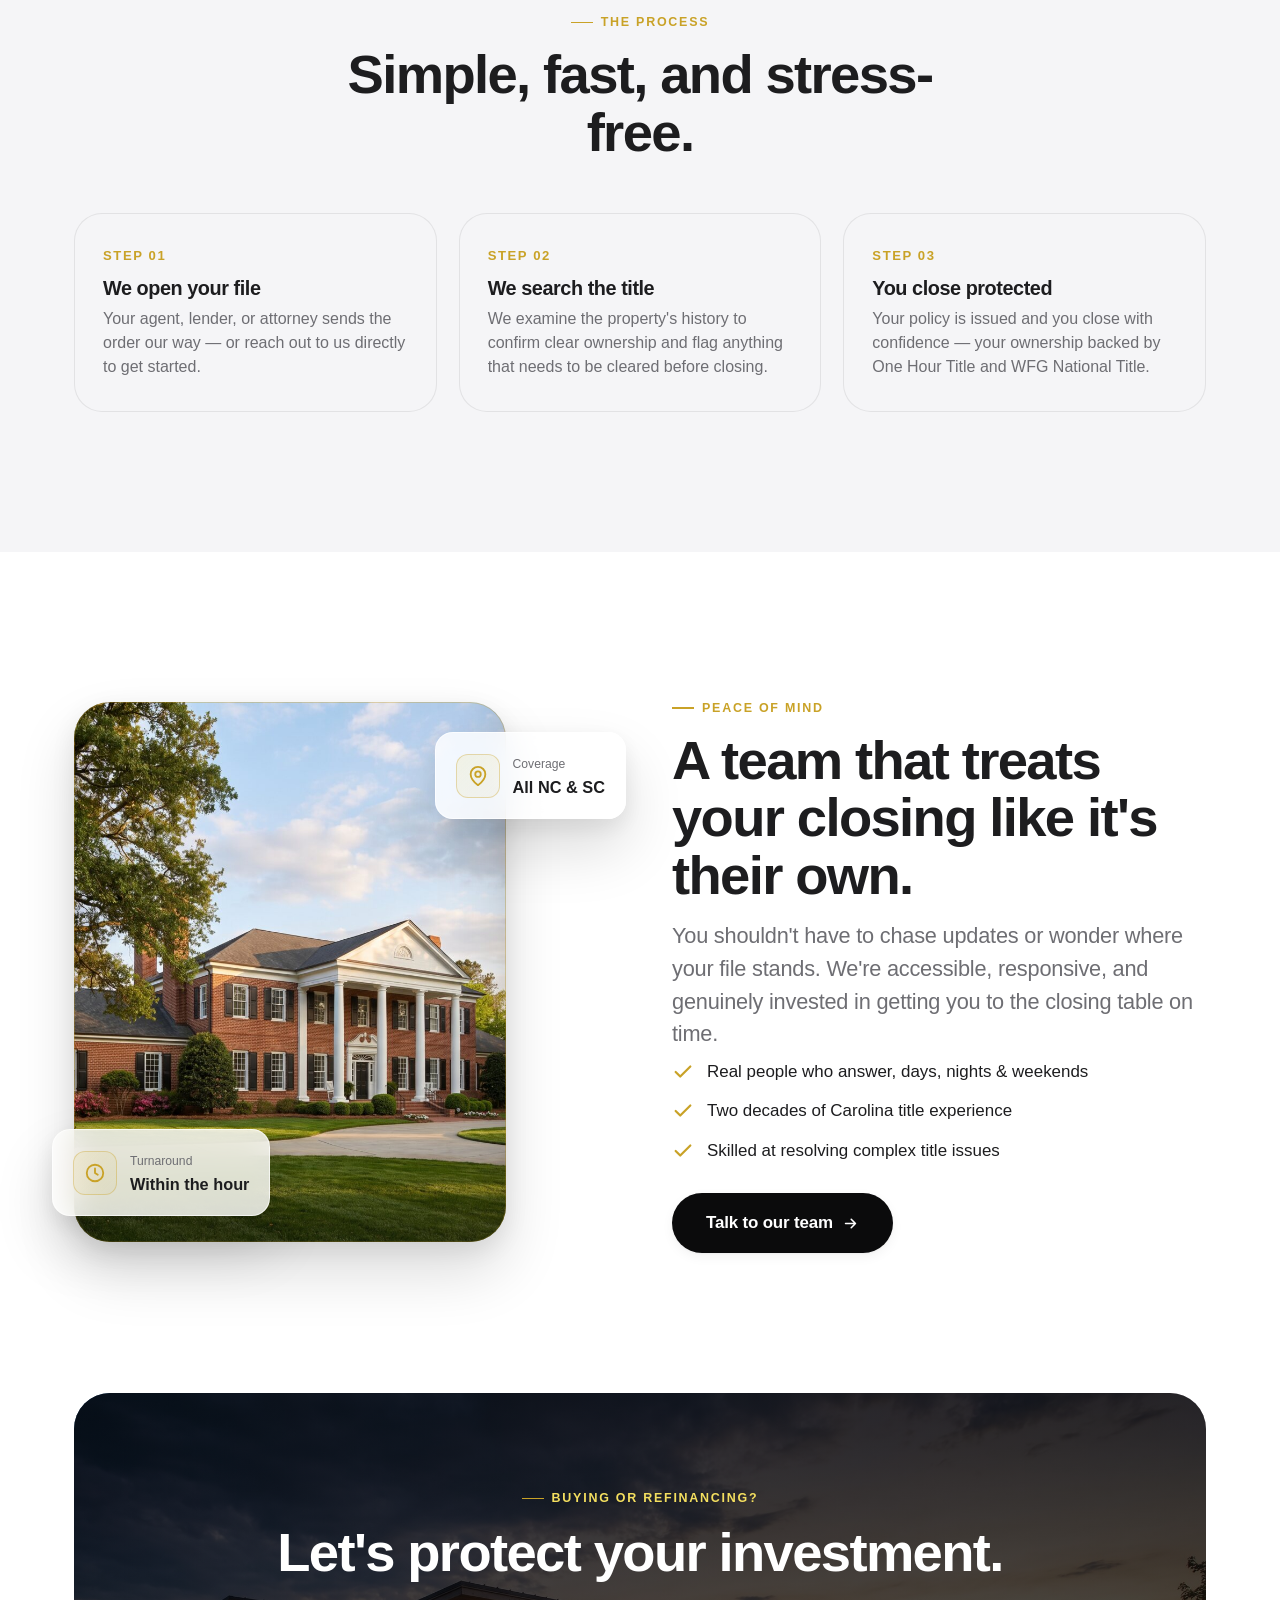
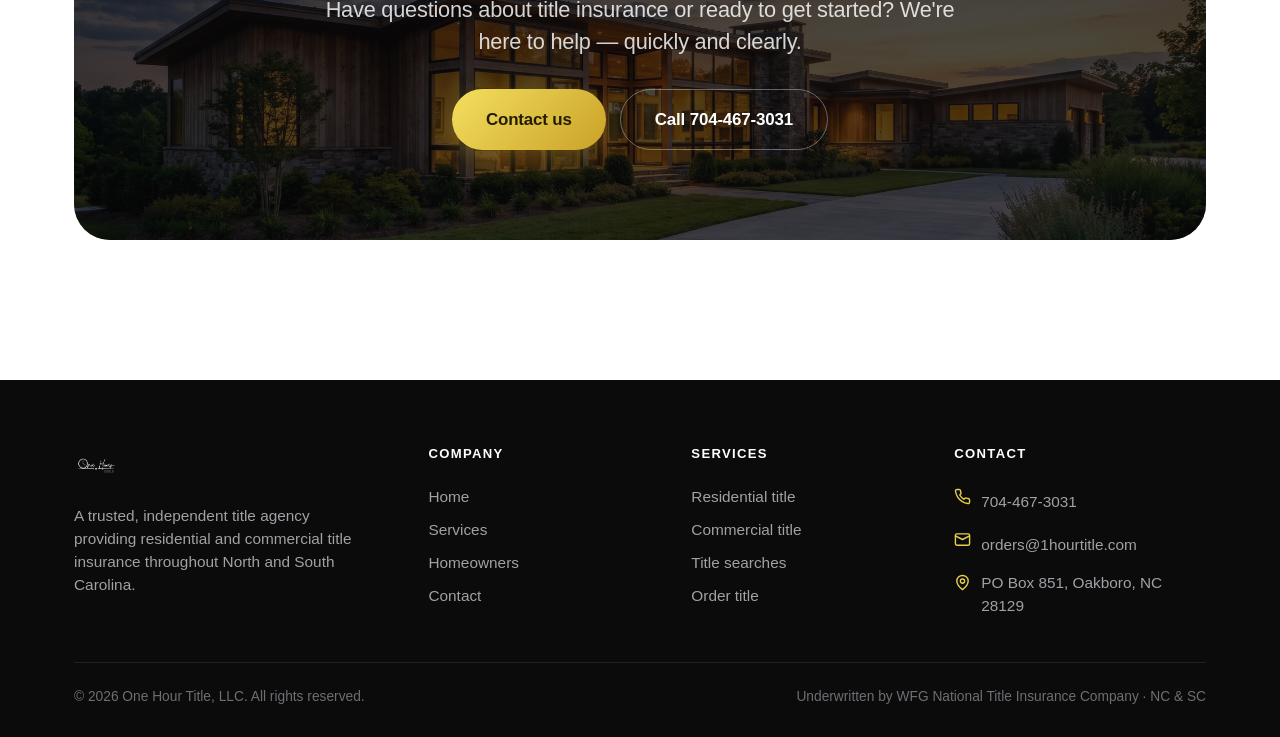
<file: onehourtitle/homeowners.html>
<!DOCTYPE html>
<html lang="en">
<head>
<meta charset="UTF-8" />
<meta name="viewport" content="width=device-width, initial-scale=1" />
<title>Homeowners | One Hour Title — Protect Your Investment</title>
<meta name="description" content="What title insurance is and why it protects you. One Hour Title helps homeowners across North and South Carolina close with confidence — fast, accurate, and available nights and weekends." />
<meta name="theme-color" content="#0b0b0c" />
<link rel="icon" href="assets/logo-primary.png" />
<link rel="stylesheet" href="css/styles.css" />
</head>
<body>

<!-- ===== Header ===== -->
<header class="header">
  <div class="wrap nav">
    <a class="brand" href="index.html" aria-label="One Hour Title home"><img class="logo-dark" src="assets/logo-primary.png" alt="One Hour Title" /><img class="logo-light" src="assets/logo-primary-white.png" alt="One Hour Title" /></a>
    <nav class="nav-links" aria-label="Primary">
      <a href="index.html">Home</a>
      <a href="services.html">Services</a>
      <a href="homeowners.html" class="active">Homeowners</a>
      <a href="contact.html">Contact</a>
    </nav>
    <div class="nav-cta">
      <a class="nav-phone" href="tel:+17044673031"><svg viewBox="0 0 24 24" fill="none" stroke="currentColor" stroke-width="2" stroke-linecap="round" stroke-linejoin="round"><path d="M22 16.92v3a2 2 0 0 1-2.18 2 19.79 19.79 0 0 1-8.63-3.07 19.5 19.5 0 0 1-6-6 19.79 19.79 0 0 1-3.07-8.67A2 2 0 0 1 4.11 2h3a2 2 0 0 1 2 1.72c.13.96.36 1.9.7 2.81a2 2 0 0 1-.45 2.11L8.09 9.91a16 16 0 0 0 6 6l1.27-1.27a2 2 0 0 1 2.11-.45c.9.34 1.85.57 2.81.7A2 2 0 0 1 22 16.92z"/></svg> 704-467-3031</a>
      <a class="btn btn-gold" href="mailto:orders@1hourtitle.com?subject=Title%20Order%20Request">Order Title</a>
    </div>
    <button class="burger" aria-label="Menu"><span></span></button>
  </div>
</header>
<div class="mobile-menu">
  <a href="index.html">Home</a>
  <a href="services.html">Services</a>
  <a href="homeowners.html">Homeowners</a>
  <a href="contact.html">Contact</a>
  <div class="mm-actions">
    <a class="btn btn-gold btn-lg" href="mailto:orders@1hourtitle.com?subject=Title%20Order%20Request">Order Title</a>
    <a class="btn btn-ghost btn-lg" href="tel:+17044673031">Call 704-467-3031</a>
  </div>
</div>

<!-- ===== Image hero ===== -->
<section class="page-hero2">
  <div class="kb"><img src="assets/img/keys.jpg" alt="House keys on a table — new homeownership" /></div>
  <div class="scrim"></div>
  <div class="wrap">
    <div class="split" style="align-items:center;">
      <div>
        <span class="eyebrow reveal">For homeowners</span>
        <h1 class="display reveal d1" style="margin-top:16px;font-size:clamp(2.4rem,5.5vw,4rem);">Your home is protected the moment it's yours.</h1>
        <p class="lead reveal d2" style="margin-top:18px;max-width:48ch;">Buying a home is one of life's biggest investments. Title insurance protects your ownership from hidden problems in the property's past — and we make getting it fast and painless.</p>
        <div class="hero-actions reveal d3">
          <a class="btn btn-gold btn-lg" href="contact.html">Get started</a>
          <a class="btn btn-light btn-lg" href="tel:+17044673031">Ask a question</a>
        </div>
      </div>
      <div class="reveal d2" data-tilt>
        <div class="float-card glass float-img" style="padding:32px;border-radius:var(--r-xl);">
          <div class="ic" style="width:56px;height:56px;border-radius:16px;background:linear-gradient(135deg,var(--gold-soft),rgba(201,162,39,.06));border:1px solid var(--gold-line);display:grid;place-items:center;margin-bottom:18px;"><svg viewBox="0 0 24 24" fill="none" stroke="var(--gold-deep)" stroke-width="2" stroke-linecap="round" stroke-linejoin="round" style="width:28px;height:28px;"><path d="M12 22s8-4 8-10V5l-8-3-8 3v7c0 6 8 10 8 10Z"/><path d="m9 12 2 2 4-4"/></svg></div>
          <h3 class="h-md">What title insurance covers</h3>
          <ul class="checks" style="margin-top:18px;">
            <li><svg viewBox="0 0 24 24" fill="none" stroke="currentColor" stroke-width="2.4" stroke-linecap="round" stroke-linejoin="round"><path d="M20 6 9 17l-5-5"/></svg> Undiscovered liens or unpaid taxes</li>
            <li><svg viewBox="0 0 24 24" fill="none" stroke="currentColor" stroke-width="2.4" stroke-linecap="round" stroke-linejoin="round"><path d="M20 6 9 17l-5-5"/></svg> Errors in public records</li>
            <li><svg viewBox="0 0 24 24" fill="none" stroke="currentColor" stroke-width="2.4" stroke-linecap="round" stroke-linejoin="round"><path d="M20 6 9 17l-5-5"/></svg> Unknown heirs or forged documents</li>
            <li><svg viewBox="0 0 24 24" fill="none" stroke="currentColor" stroke-width="2.4" stroke-linecap="round" stroke-linejoin="round"><path d="M20 6 9 17l-5-5"/></svg> Boundary &amp; easement disputes</li>
          </ul>
        </div>
      </div>
    </div>
  </div>
</section>

<!-- ===== What is title insurance ===== -->
<section class="section-pad" style="padding-top:36px;">
  <div class="wrap">
    <div class="center" style="max-width:720px;margin:0 auto 52px;">
      <span class="eyebrow reveal">The basics</span>
      <h2 class="h-xl reveal d1" style="margin-top:14px;">What is title insurance — and why it matters.</h2>
      <p class="lead reveal d2" style="margin-top:16px;">Unlike other insurance that protects against future events, title insurance protects you against problems from the <em>past</em>. A one-time premium at closing covers you for as long as you own your home.</p>
    </div>
    <div class="grid grid-3">
      <div class="feature reveal">
        <div class="ic"><svg viewBox="0 0 24 24" fill="none" stroke="currentColor" stroke-width="2" stroke-linecap="round" stroke-linejoin="round"><path d="M12 22s8-4 8-10V5l-8-3-8 3v7c0 6 8 10 8 10Z"/></svg></div>
        <h3>Owner's policy</h3>
        <p>Protects your equity and ownership rights against covered title defects — for as long as you or your heirs own the property.</p>
      </div>
      <div class="feature reveal d1">
        <div class="ic"><svg viewBox="0 0 24 24" fill="none" stroke="currentColor" stroke-width="2" stroke-linecap="round" stroke-linejoin="round"><rect x="3" y="4" width="18" height="16" rx="2"/><path d="M3 10h18"/></svg></div>
        <h3>Lender's policy</h3>
        <p>Required by most mortgage lenders to protect their interest in the property — often issued alongside your owner's policy.</p>
      </div>
      <div class="feature reveal d2">
        <div class="ic"><svg viewBox="0 0 24 24" fill="none" stroke="currentColor" stroke-width="2" stroke-linecap="round" stroke-linejoin="round"><path d="M12 2v20M17 5H9.5a3.5 3.5 0 0 0 0 7h5a3.5 3.5 0 0 1 0 7H6"/></svg></div>
        <h3>One-time cost</h3>
        <p>You pay a single premium at closing — no monthly bills, no renewals. Lasting protection for one of your largest investments.</p>
      </div>
    </div>
  </div>
</section>

<!-- ===== Process ===== -->
<section class="section-pad" style="background:var(--bg-alt);">
  <div class="wrap">
    <div class="center" style="max-width:640px;margin:0 auto 52px;">
      <span class="eyebrow reveal">The process</span>
      <h2 class="h-xl reveal d1" style="margin-top:14px;">Simple, fast, and stress-free.</h2>
    </div>
    <div class="steps">
      <div class="step reveal">
        <div class="n">STEP 01</div>
        <h3>We open your file</h3>
        <p>Your agent, lender, or attorney sends the order our way — or reach out to us directly to get started.</p>
      </div>
      <div class="step reveal d1">
        <div class="n">STEP 02</div>
        <h3>We search the title</h3>
        <p>We examine the property's history to confirm clear ownership and flag anything that needs to be cleared before closing.</p>
      </div>
      <div class="step reveal d2">
        <div class="n">STEP 03</div>
        <h3>You close protected</h3>
        <p>Your policy is issued and you close with confidence — your ownership backed by One Hour Title and WFG National Title.</p>
      </div>
    </div>
  </div>
</section>

<!-- ===== Why us for homeowners ===== -->
<section class="section-pad">
  <div class="wrap">
    <div class="split">
      <div class="reveal" data-tilt style="position:relative;">
        <div class="img-frame ring float-img" style="aspect-ratio:4/5;max-height:540px;">
          <img src="assets/img/estate.jpg" alt="Beautiful Carolina home" />
          <div class="glow"></div>
        </div>
        <div class="overlay-card bl">
          <span class="ic"><svg viewBox="0 0 24 24" fill="none" stroke="currentColor" stroke-width="2" stroke-linecap="round" stroke-linejoin="round"><circle cx="12" cy="12" r="9"/><path d="M12 7v5l3 2"/></svg></span>
          <span><span class="t">Turnaround</span><br /><span class="v">Within the hour</span></span>
        </div>
        <div class="overlay-card tr">
          <span class="ic"><svg viewBox="0 0 24 24" fill="none" stroke="currentColor" stroke-width="2" stroke-linecap="round" stroke-linejoin="round"><path d="M20 10c0 6-8 12-8 12s-8-6-8-12a8 8 0 0 1 16 0Z"/><circle cx="12" cy="10" r="3"/></svg></span>
          <span><span class="t">Coverage</span><br /><span class="v">All NC &amp; SC</span></span>
        </div>
      </div>
      <div>
        <span class="eyebrow reveal">Peace of mind</span>
        <h2 class="h-xl reveal d1" style="margin-top:14px;">A team that treats your closing like it's their own.</h2>
        <p class="lead reveal d2" style="margin-top:16px;">You shouldn't have to chase updates or wonder where your file stands. We're accessible, responsive, and genuinely invested in getting you to the closing table on time.</p>
        <ul class="checks reveal d3">
          <li><svg viewBox="0 0 24 24" fill="none" stroke="currentColor" stroke-width="2.4" stroke-linecap="round" stroke-linejoin="round"><path d="M20 6 9 17l-5-5"/></svg> Real people who answer, days, nights &amp; weekends</li>
          <li><svg viewBox="0 0 24 24" fill="none" stroke="currentColor" stroke-width="2.4" stroke-linecap="round" stroke-linejoin="round"><path d="M20 6 9 17l-5-5"/></svg> Two decades of Carolina title experience</li>
          <li><svg viewBox="0 0 24 24" fill="none" stroke="currentColor" stroke-width="2.4" stroke-linecap="round" stroke-linejoin="round"><path d="M20 6 9 17l-5-5"/></svg> Skilled at resolving complex title issues</li>
        </ul>
        <a class="btn btn-primary btn-lg reveal d4" href="contact.html" style="margin-top:30px;">Talk to our team
          <svg viewBox="0 0 24 24" fill="none" stroke="currentColor" stroke-width="2.2" stroke-linecap="round" stroke-linejoin="round"><path d="M5 12h14M13 6l6 6-6 6"/></svg>
        </a>
      </div>
    </div>
  </div>
</section>

<!-- ===== CTA ===== -->
<section class="section-pad" style="padding-top:0;">
  <div class="wrap">
    <div class="cta-image reveal">
      <div class="bg"><img src="assets/img/hero-home.jpg" alt="" /></div>
      <div class="scrim"></div>
      <div class="inner">
        <span class="eyebrow" style="color:var(--gold-bright);justify-content:center;">Buying or refinancing?</span>
        <h2 class="h-xl" style="margin:16px 0 12px;">Let's protect your investment.</h2>
        <p class="lead mx-auto" style="max-width:52ch;">Have questions about title insurance or ready to get started? We're here to help — quickly and clearly.</p>
        <div class="cta-actions">
          <a class="btn btn-gold btn-lg" href="contact.html">Contact us</a>
          <a class="btn btn-outline-light btn-lg" href="tel:+17044673031">Call 704-467-3031</a>
        </div>
      </div>
    </div>
  </div>
</section>

<!-- ===== Footer ===== -->
<footer class="footer">
  <div class="wrap">
    <div class="footer-top">
      <div>
        <img class="f-logo" src="assets/logo-primary-white.png" alt="One Hour Title" />
        <p class="f-desc">A trusted, independent title agency providing residential and commercial title insurance throughout North and South Carolina.</p>
      </div>
      <div>
        <h5>Company</h5>
        <a href="index.html">Home</a><br /><a href="services.html">Services</a><br /><a href="homeowners.html">Homeowners</a><br /><a href="contact.html">Contact</a>
      </div>
      <div>
        <h5>Services</h5>
        <a href="services.html">Residential title</a><br /><a href="services.html">Commercial title</a><br /><a href="services.html">Title searches</a><br /><a href="mailto:orders@1hourtitle.com?subject=Title%20Order%20Request">Order title</a>
      </div>
      <div>
        <h5>Contact</h5>
        <ul class="f-contact">
          <li><svg viewBox="0 0 24 24" fill="none" stroke="currentColor" stroke-width="2" stroke-linecap="round" stroke-linejoin="round"><path d="M22 16.92v3a2 2 0 0 1-2.18 2 19.79 19.79 0 0 1-8.63-3.07 19.5 19.5 0 0 1-6-6 19.79 19.79 0 0 1-3.07-8.67A2 2 0 0 1 4.11 2h3a2 2 0 0 1 2 1.72c.13.96.36 1.9.7 2.81a2 2 0 0 1-.45 2.11L8.09 9.91a16 16 0 0 0 6 6l1.27-1.27a2 2 0 0 1 2.11-.45c.9.34 1.85.57 2.81.7A2 2 0 0 1 22 16.92z"/></svg> <a href="tel:+17044673031">704-467-3031</a></li>
          <li><svg viewBox="0 0 24 24" fill="none" stroke="currentColor" stroke-width="2" stroke-linecap="round" stroke-linejoin="round"><rect x="2" y="4" width="20" height="16" rx="2"/><path d="m22 7-10 5L2 7"/></svg> <a href="mailto:orders@1hourtitle.com">orders@1hourtitle.com</a></li>
          <li><svg viewBox="0 0 24 24" fill="none" stroke="currentColor" stroke-width="2" stroke-linecap="round" stroke-linejoin="round"><path d="M20 10c0 6-8 12-8 12s-8-6-8-12a8 8 0 0 1 16 0Z"/><circle cx="12" cy="10" r="3"/></svg> PO Box 851, Oakboro, NC 28129</li>
        </ul>
      </div>
    </div>
    <div class="footer-bottom">
      <span>© <span id="year">2026</span> One Hour Title, LLC. All rights reserved.</span>
      <span>Underwritten by WFG National Title Insurance Company · NC &amp; SC</span>
    </div>
  </div>
</footer>

<script src="js/main.js"></script>
</body>
</html>
</file>
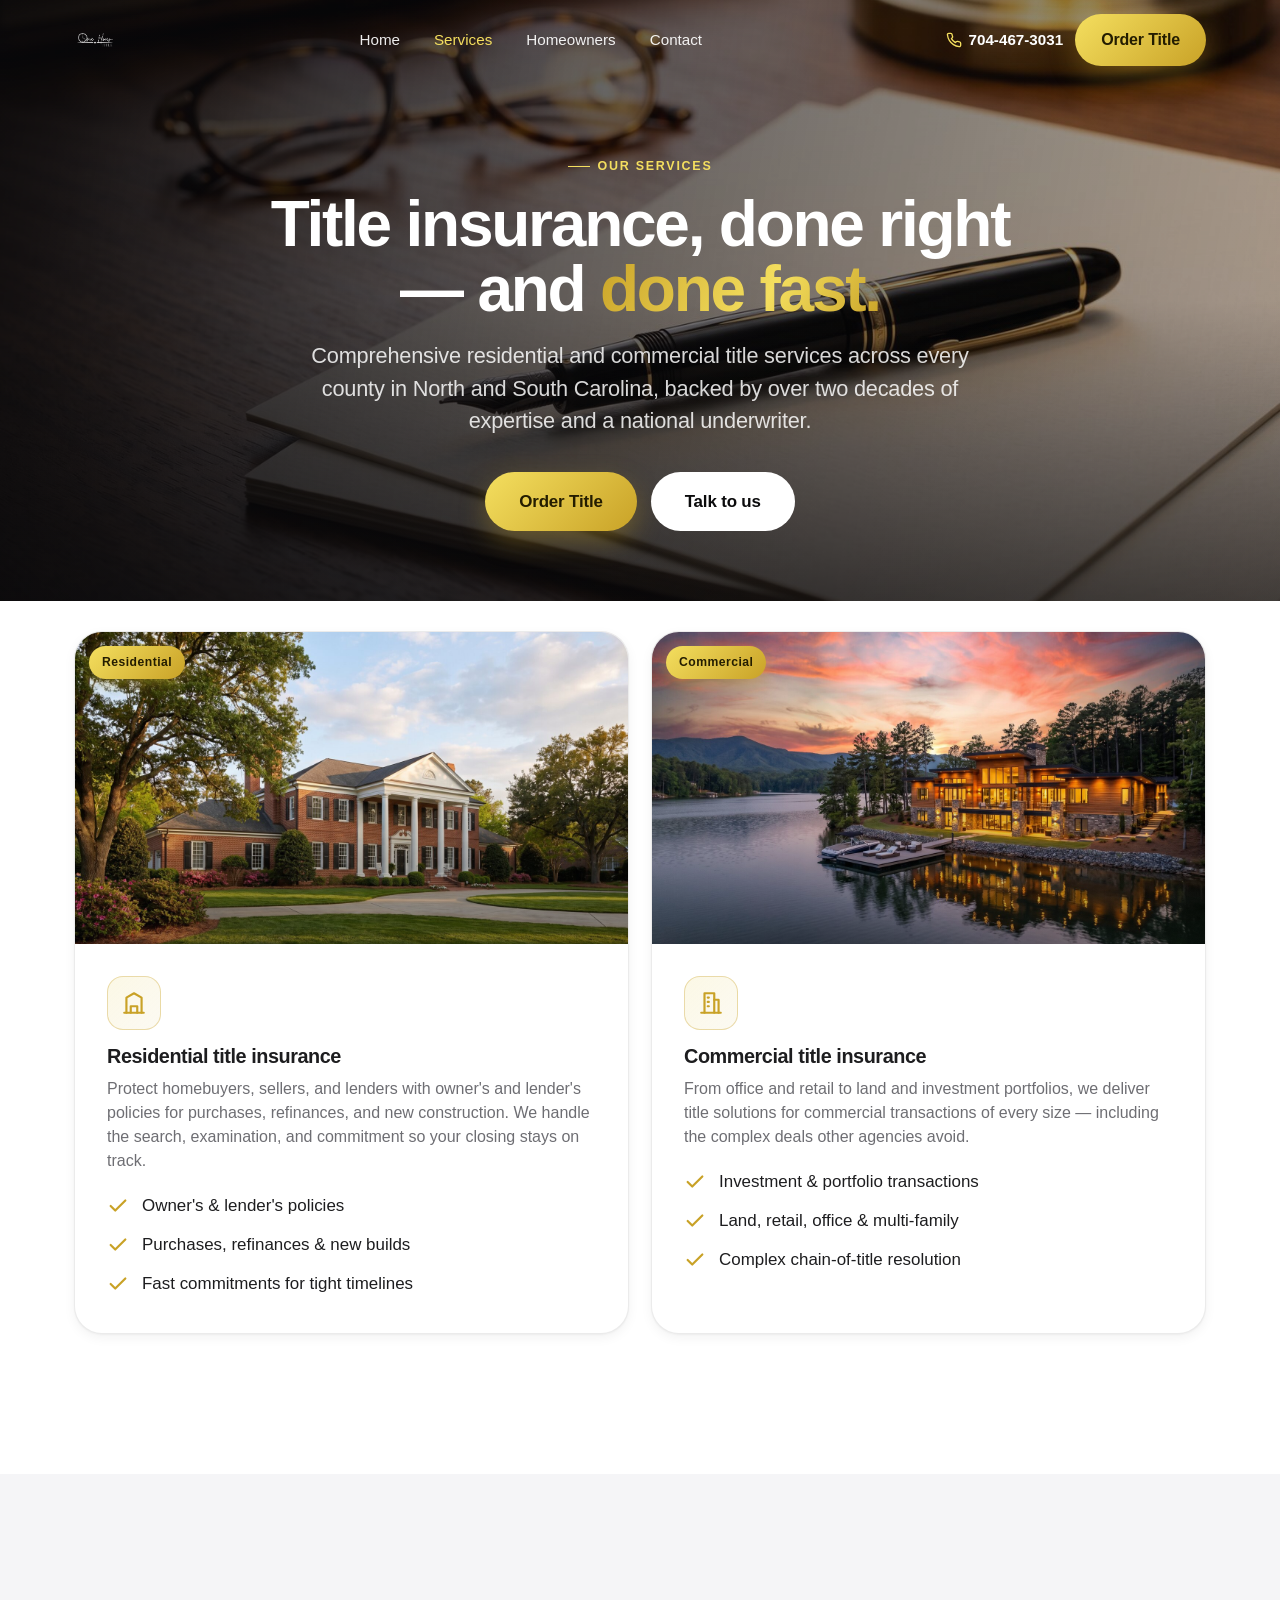
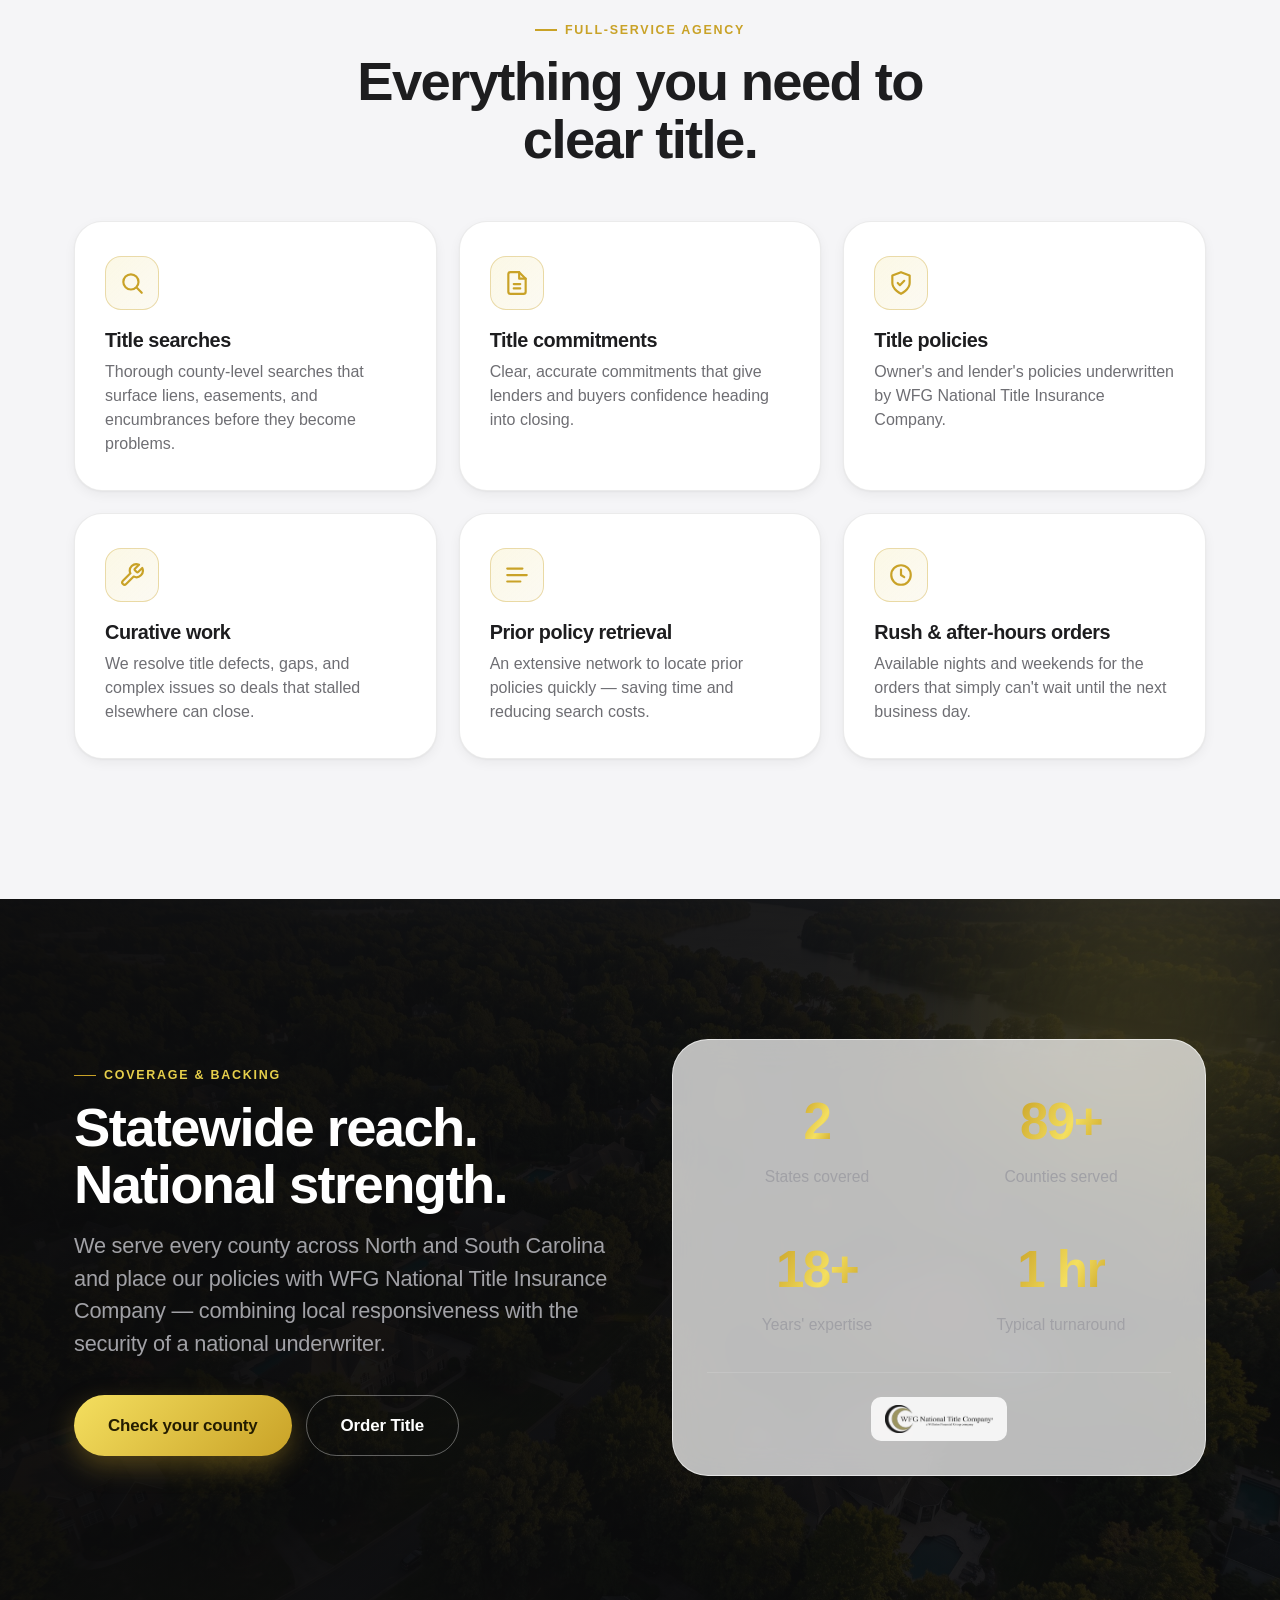
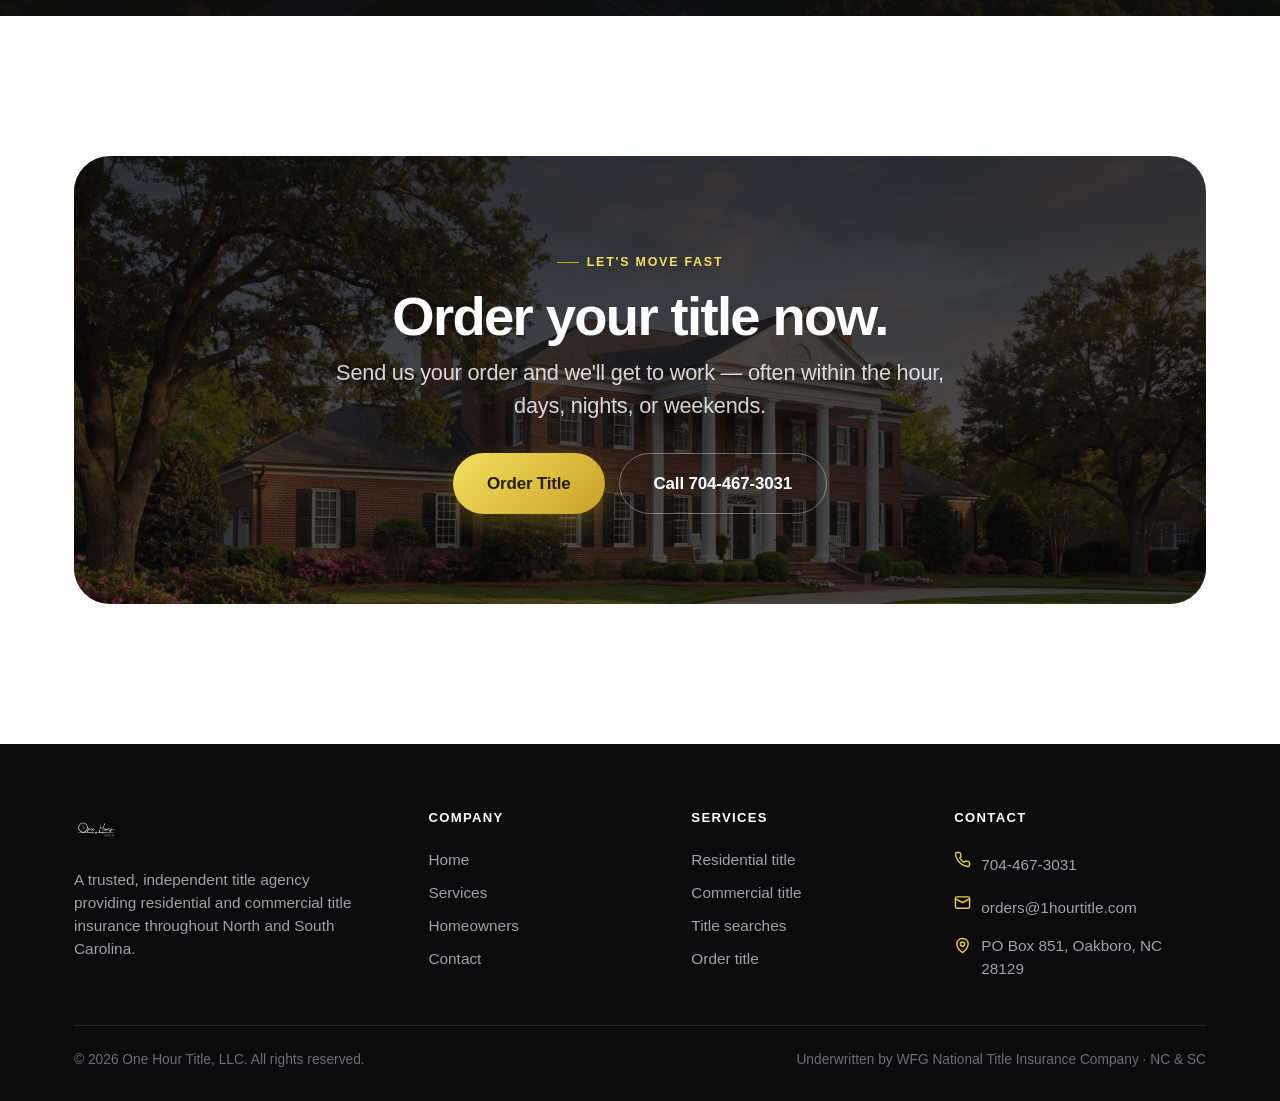
<file: onehourtitle/services.html>
<!DOCTYPE html>
<html lang="en">
<head>
<meta charset="UTF-8" />
<meta name="viewport" content="width=device-width, initial-scale=1" />
<title>Services | One Hour Title — Residential &amp; Commercial Title Insurance</title>
<meta name="description" content="Residential and commercial title insurance, title searches, and commitments across North and South Carolina — delivered fast and accurately by One Hour Title, LLC." />
<meta name="theme-color" content="#0b0b0c" />
<link rel="icon" href="assets/logo-primary.png" />
<link rel="stylesheet" href="css/styles.css" />
</head>
<body>

<!-- ===== Header ===== -->
<header class="header">
  <div class="wrap nav">
    <a class="brand" href="index.html" aria-label="One Hour Title home"><img class="logo-dark" src="assets/logo-primary.png" alt="One Hour Title" /><img class="logo-light" src="assets/logo-primary-white.png" alt="One Hour Title" /></a>
    <nav class="nav-links" aria-label="Primary">
      <a href="index.html">Home</a>
      <a href="services.html" class="active">Services</a>
      <a href="homeowners.html">Homeowners</a>
      <a href="contact.html">Contact</a>
    </nav>
    <div class="nav-cta">
      <a class="nav-phone" href="tel:+17044673031"><svg viewBox="0 0 24 24" fill="none" stroke="currentColor" stroke-width="2" stroke-linecap="round" stroke-linejoin="round"><path d="M22 16.92v3a2 2 0 0 1-2.18 2 19.79 19.79 0 0 1-8.63-3.07 19.5 19.5 0 0 1-6-6 19.79 19.79 0 0 1-3.07-8.67A2 2 0 0 1 4.11 2h3a2 2 0 0 1 2 1.72c.13.96.36 1.9.7 2.81a2 2 0 0 1-.45 2.11L8.09 9.91a16 16 0 0 0 6 6l1.27-1.27a2 2 0 0 1 2.11-.45c.9.34 1.85.57 2.81.7A2 2 0 0 1 22 16.92z"/></svg> 704-467-3031</a>
      <a class="btn btn-gold" href="mailto:orders@1hourtitle.com?subject=Title%20Order%20Request">Order Title</a>
    </div>
    <button class="burger" aria-label="Menu"><span></span></button>
  </div>
</header>
<div class="mobile-menu">
  <a href="index.html">Home</a>
  <a href="services.html">Services</a>
  <a href="homeowners.html">Homeowners</a>
  <a href="contact.html">Contact</a>
  <div class="mm-actions">
    <a class="btn btn-gold btn-lg" href="mailto:orders@1hourtitle.com?subject=Title%20Order%20Request">Order Title</a>
    <a class="btn btn-ghost btn-lg" href="tel:+17044673031">Call 704-467-3031</a>
  </div>
</div>

<!-- ===== Image hero ===== -->
<section class="page-hero2">
  <div class="kb"><img src="assets/img/signing.jpg" alt="Closing documents with a fountain pen" /></div>
  <div class="scrim"></div>
  <div class="wrap center" style="max-width:840px;margin:0 auto;">
    <span class="eyebrow reveal" style="justify-content:center;">Our services</span>
    <h1 class="display reveal d1" style="margin-top:16px;font-size:clamp(2.4rem,5.5vw,4rem);">Title insurance, done right — and <span class="grad-text">done fast.</span></h1>
    <p class="lead reveal d2 mx-auto" style="margin-top:18px;max-width:56ch;">Comprehensive residential and commercial title services across every county in North and South Carolina, backed by over two decades of expertise and a national underwriter.</p>
    <div class="hero-actions reveal d3" style="justify-content:center;">
      <a class="btn btn-gold btn-lg" href="mailto:orders@1hourtitle.com?subject=Title%20Order%20Request">Order Title</a>
      <a class="btn btn-light btn-lg" href="contact.html">Talk to us</a>
    </div>
  </div>
</section>

<!-- ===== Core services ===== -->
<section class="section-pad" style="padding-top:30px;">
  <div class="wrap">
    <div class="grid grid-2">
      <div class="media-card reveal">
        <div class="thumb" style="aspect-ratio:16/9;"><span class="tag">Residential</span><img src="assets/img/estate.jpg" alt="Carolina residential home" /></div>
        <div class="body" style="padding:32px 32px 36px;">
          <div class="ic" style="margin-bottom:16px;"><svg viewBox="0 0 24 24" fill="none" stroke="currentColor" stroke-width="2" stroke-linecap="round" stroke-linejoin="round"><path d="M3 21h18"/><path d="M5 21V7l7-4 7 4v14"/><path d="M9 21v-6h6v6"/></svg></div>
          <h3 class="h-md">Residential title insurance</h3>
          <p style="margin-top:10px;">Protect homebuyers, sellers, and lenders with owner's and lender's policies for purchases, refinances, and new construction. We handle the search, examination, and commitment so your closing stays on track.</p>
          <ul class="checks" style="margin-top:20px;">
            <li><svg viewBox="0 0 24 24" fill="none" stroke="currentColor" stroke-width="2.4" stroke-linecap="round" stroke-linejoin="round"><path d="M20 6 9 17l-5-5"/></svg> Owner's &amp; lender's policies</li>
            <li><svg viewBox="0 0 24 24" fill="none" stroke="currentColor" stroke-width="2.4" stroke-linecap="round" stroke-linejoin="round"><path d="M20 6 9 17l-5-5"/></svg> Purchases, refinances &amp; new builds</li>
            <li><svg viewBox="0 0 24 24" fill="none" stroke="currentColor" stroke-width="2.4" stroke-linecap="round" stroke-linejoin="round"><path d="M20 6 9 17l-5-5"/></svg> Fast commitments for tight timelines</li>
          </ul>
        </div>
      </div>
      <div class="media-card reveal d1">
        <div class="thumb" style="aspect-ratio:16/9;"><span class="tag">Commercial</span><img src="assets/img/lakeside.jpg" alt="Luxury commercial waterfront property" /></div>
        <div class="body" style="padding:32px 32px 36px;">
          <div class="ic" style="margin-bottom:16px;"><svg viewBox="0 0 24 24" fill="none" stroke="currentColor" stroke-width="2" stroke-linecap="round" stroke-linejoin="round"><path d="M3 21h18"/><path d="M6 21V3h9v18"/><path d="M19 21V9h-4"/><path d="M9 7h1M9 11h1M9 15h1"/></svg></div>
          <h3 class="h-md">Commercial title insurance</h3>
          <p style="margin-top:10px;">From office and retail to land and investment portfolios, we deliver title solutions for commercial transactions of every size — including the complex deals other agencies avoid.</p>
          <ul class="checks" style="margin-top:20px;">
            <li><svg viewBox="0 0 24 24" fill="none" stroke="currentColor" stroke-width="2.4" stroke-linecap="round" stroke-linejoin="round"><path d="M20 6 9 17l-5-5"/></svg> Investment &amp; portfolio transactions</li>
            <li><svg viewBox="0 0 24 24" fill="none" stroke="currentColor" stroke-width="2.4" stroke-linecap="round" stroke-linejoin="round"><path d="M20 6 9 17l-5-5"/></svg> Land, retail, office &amp; multi-family</li>
            <li><svg viewBox="0 0 24 24" fill="none" stroke="currentColor" stroke-width="2.4" stroke-linecap="round" stroke-linejoin="round"><path d="M20 6 9 17l-5-5"/></svg> Complex chain-of-title resolution</li>
          </ul>
        </div>
      </div>
    </div>
  </div>
</section>

<!-- ===== Capabilities grid ===== -->
<section class="section-pad" style="background:var(--bg-alt);">
  <div class="wrap">
    <div class="center" style="max-width:680px;margin:0 auto 52px;">
      <span class="eyebrow reveal">Full-service agency</span>
      <h2 class="h-xl reveal d1" style="margin-top:14px;">Everything you need to clear title.</h2>
    </div>
    <div class="grid grid-3">
      <div class="feature reveal">
        <div class="ic"><svg viewBox="0 0 24 24" fill="none" stroke="currentColor" stroke-width="2" stroke-linecap="round" stroke-linejoin="round"><circle cx="11" cy="11" r="7"/><path d="m21 21-4.3-4.3"/></svg></div>
        <h3>Title searches</h3>
        <p>Thorough county-level searches that surface liens, easements, and encumbrances before they become problems.</p>
      </div>
      <div class="feature reveal d1">
        <div class="ic"><svg viewBox="0 0 24 24" fill="none" stroke="currentColor" stroke-width="2" stroke-linecap="round" stroke-linejoin="round"><path d="M14 2H6a2 2 0 0 0-2 2v16a2 2 0 0 0 2 2h12a2 2 0 0 0 2-2V8z"/><path d="M14 2v6h6"/><path d="M9 13h6M9 17h6"/></svg></div>
        <h3>Title commitments</h3>
        <p>Clear, accurate commitments that give lenders and buyers confidence heading into closing.</p>
      </div>
      <div class="feature reveal d2">
        <div class="ic"><svg viewBox="0 0 24 24" fill="none" stroke="currentColor" stroke-width="2" stroke-linecap="round" stroke-linejoin="round"><path d="M12 22s8-4 8-10V5l-8-3-8 3v7c0 6 8 10 8 10Z"/><path d="m9 12 2 2 4-4"/></svg></div>
        <h3>Title policies</h3>
        <p>Owner's and lender's policies underwritten by WFG National Title Insurance Company.</p>
      </div>
      <div class="feature reveal">
        <div class="ic"><svg viewBox="0 0 24 24" fill="none" stroke="currentColor" stroke-width="2" stroke-linecap="round" stroke-linejoin="round"><path d="M14.7 6.3a1 1 0 0 0 0 1.4l1.6 1.6a1 1 0 0 0 1.4 0l3.77-3.77a6 6 0 0 1-7.94 7.94l-6.91 6.91a2.12 2.12 0 0 1-3-3l6.91-6.91a6 6 0 0 1 7.94-7.94l-3.76 3.76z"/></svg></div>
        <h3>Curative work</h3>
        <p>We resolve title defects, gaps, and complex issues so deals that stalled elsewhere can close.</p>
      </div>
      <div class="feature reveal d1">
        <div class="ic"><svg viewBox="0 0 24 24" fill="none" stroke="currentColor" stroke-width="2" stroke-linecap="round" stroke-linejoin="round"><path d="M17 6.1H3M21 12.1H3M15.1 18H3"/></svg></div>
        <h3>Prior policy retrieval</h3>
        <p>An extensive network to locate prior policies quickly — saving time and reducing search costs.</p>
      </div>
      <div class="feature reveal d2">
        <div class="ic"><svg viewBox="0 0 24 24" fill="none" stroke="currentColor" stroke-width="2" stroke-linecap="round" stroke-linejoin="round"><circle cx="12" cy="12" r="9"/><path d="M12 7v5l3 2"/></svg></div>
        <h3>Rush &amp; after-hours orders</h3>
        <p>Available nights and weekends for the orders that simply can't wait until the next business day.</p>
      </div>
    </div>
  </div>
</section>

<!-- ===== Coverage / underwriter ===== -->
<section class="section-pad dark" style="position:relative;overflow:hidden;">
  <div style="position:absolute;inset:0;z-index:0;"><img src="assets/img/aerial.jpg" alt="" style="width:100%;height:100%;object-fit:cover;opacity:.26;" /></div>
  <div style="position:absolute;inset:0;z-index:0;background:linear-gradient(100deg,rgba(11,11,12,.9),rgba(11,11,12,.6));"></div>
  <div class="dark-glow"><span class="blob g1"></span></div>
  <div class="wrap" style="position:relative;z-index:1;">
    <div class="split">
      <div>
        <span class="eyebrow reveal" style="color:var(--gold);">Coverage &amp; backing</span>
        <h2 class="h-xl reveal d1" style="margin-top:14px;">Statewide reach. National strength.</h2>
        <p class="lead reveal d2" style="margin-top:16px;">We serve every county across North and South Carolina and place our policies with WFG National Title Insurance Company — combining local responsiveness with the security of a national underwriter.</p>
        <div class="hero-actions reveal d3">
          <a class="btn btn-gold btn-lg" href="contact.html">Check your county</a>
          <a class="btn btn-outline-light btn-lg" href="mailto:orders@1hourtitle.com?subject=Title%20Order%20Request">Order Title</a>
        </div>
      </div>
      <div class="reveal d2">
        <div class="glass" style="padding:34px;border-radius:var(--r-xl);">
          <div class="stats" style="grid-template-columns:1fr 1fr;gap:24px;">
            <div class="stat"><div class="num"><span class="grad-text" data-count="2" data-suffix="">2</span></div><div class="lbl" style="color:#a1a1a6;">States covered</div></div>
            <div class="stat"><div class="num"><span class="grad-text" data-count="100" data-suffix="+">100+</span></div><div class="lbl" style="color:#a1a1a6;">Counties served</div></div>
            <div class="stat"><div class="num"><span class="grad-text" data-count="20" data-suffix="+">20+</span></div><div class="lbl" style="color:#a1a1a6;">Years' expertise</div></div>
            <div class="stat"><div class="num"><span class="grad-text">1 hr</span></div><div class="lbl" style="color:#a1a1a6;">Typical turnaround</div></div>
          </div>
          <div class="partner" style="justify-content:center;margin-top:26px;padding-top:24px;border-top:1px solid rgba(255,255,255,.12);">
            <img src="assets/wfg.jpg" alt="WFG National Title Insurance Company" style="background:#fff;padding:8px 14px;border-radius:10px;" />
          </div>
        </div>
      </div>
    </div>
  </div>
</section>

<!-- ===== CTA ===== -->
<section class="section-pad">
  <div class="wrap">
    <div class="cta-image reveal">
      <div class="bg"><img src="assets/img/estate.jpg" alt="" /></div>
      <div class="scrim"></div>
      <div class="inner">
        <span class="eyebrow" style="color:var(--gold-bright);justify-content:center;">Let's move fast</span>
        <h2 class="h-xl" style="margin:16px 0 12px;">Order your title now.</h2>
        <p class="lead mx-auto" style="max-width:52ch;">Send us your order and we'll get to work — often within the hour, days, nights, or weekends.</p>
        <div class="cta-actions">
          <a class="btn btn-gold btn-lg" href="mailto:orders@1hourtitle.com?subject=Title%20Order%20Request">Order Title</a>
          <a class="btn btn-outline-light btn-lg" href="tel:+17044673031">Call 704-467-3031</a>
        </div>
      </div>
    </div>
  </div>
</section>

<!-- ===== Footer ===== -->
<footer class="footer">
  <div class="wrap">
    <div class="footer-top">
      <div>
        <img class="f-logo" src="assets/logo-primary-white.png" alt="One Hour Title" />
        <p class="f-desc">A trusted, independent title agency providing residential and commercial title insurance throughout North and South Carolina.</p>
      </div>
      <div>
        <h5>Company</h5>
        <a href="index.html">Home</a><br /><a href="services.html">Services</a><br /><a href="homeowners.html">Homeowners</a><br /><a href="contact.html">Contact</a>
      </div>
      <div>
        <h5>Services</h5>
        <a href="services.html">Residential title</a><br /><a href="services.html">Commercial title</a><br /><a href="services.html">Title searches</a><br /><a href="mailto:orders@1hourtitle.com?subject=Title%20Order%20Request">Order title</a>
      </div>
      <div>
        <h5>Contact</h5>
        <ul class="f-contact">
          <li><svg viewBox="0 0 24 24" fill="none" stroke="currentColor" stroke-width="2" stroke-linecap="round" stroke-linejoin="round"><path d="M22 16.92v3a2 2 0 0 1-2.18 2 19.79 19.79 0 0 1-8.63-3.07 19.5 19.5 0 0 1-6-6 19.79 19.79 0 0 1-3.07-8.67A2 2 0 0 1 4.11 2h3a2 2 0 0 1 2 1.72c.13.96.36 1.9.7 2.81a2 2 0 0 1-.45 2.11L8.09 9.91a16 16 0 0 0 6 6l1.27-1.27a2 2 0 0 1 2.11-.45c.9.34 1.85.57 2.81.7A2 2 0 0 1 22 16.92z"/></svg> <a href="tel:+17044673031">704-467-3031</a></li>
          <li><svg viewBox="0 0 24 24" fill="none" stroke="currentColor" stroke-width="2" stroke-linecap="round" stroke-linejoin="round"><rect x="2" y="4" width="20" height="16" rx="2"/><path d="m22 7-10 5L2 7"/></svg> <a href="mailto:orders@1hourtitle.com">orders@1hourtitle.com</a></li>
          <li><svg viewBox="0 0 24 24" fill="none" stroke="currentColor" stroke-width="2" stroke-linecap="round" stroke-linejoin="round"><path d="M20 10c0 6-8 12-8 12s-8-6-8-12a8 8 0 0 1 16 0Z"/><circle cx="12" cy="10" r="3"/></svg> PO Box 851, Oakboro, NC 28129</li>
        </ul>
      </div>
    </div>
    <div class="footer-bottom">
      <span>© <span id="year">2026</span> One Hour Title, LLC. All rights reserved.</span>
      <span>Underwritten by WFG National Title Insurance Company · NC &amp; SC</span>
    </div>
  </div>
</footer>

<script src="js/main.js"></script>
</body>
</html>
</file>
<file: css/styles.css>
/* =====================================================================
   One Hour Title — Design System
   Apple-inspired aesthetic · floating dynamic cards · gold + ink palette
   ===================================================================== */

/* ---------- Tokens ---------- */
:root {
  --ink:        #0b0b0c;
  --ink-soft:   #1d1d1f;
  --ink-2:      #2b2b2f;
  --text:       #1d1d1f;
  --muted:      #6e6e73;
  --muted-2:    #86868b;
  --line:       rgba(0,0,0,.08);

  --bg:         #ffffff;
  --bg-alt:     #f5f5f7;
  --bg-dark:    #0b0b0c;

  --gold:       #e6cf4b;
  --gold-deep:  #c9a227;
  --gold-bright:#f4df5f;
  --gold-soft:  rgba(230,207,75,.14);
  --gold-line:  rgba(201,162,39,.35);

  --card:       rgba(255,255,255,.72);
  --card-brd:   rgba(255,255,255,.6);

  --shadow-sm:  0 1px 2px rgba(0,0,0,.04), 0 4px 12px rgba(0,0,0,.05);
  --shadow-md:  0 8px 30px rgba(0,0,0,.08), 0 2px 8px rgba(0,0,0,.04);
  --shadow-lg:  0 30px 60px rgba(0,0,0,.14), 0 8px 24px rgba(0,0,0,.08);
  --shadow-gold:0 20px 50px rgba(201,162,39,.28);

  --r-sm: 14px;
  --r-md: 20px;
  --r-lg: 28px;
  --r-xl: 36px;

  --maxw: 1180px;
  --ease: cubic-bezier(.22,1,.36,1);
  --font: -apple-system, BlinkMacSystemFont, "SF Pro Display", "SF Pro Text",
          "Inter", "Helvetica Neue", Helvetica, Arial, sans-serif;
}

/* ---------- Reset ---------- */
* { margin: 0; padding: 0; box-sizing: border-box; }
html { scroll-behavior: smooth; -webkit-text-size-adjust: 100%; }
body {
  font-family: var(--font);
  color: var(--text);
  background: var(--bg);
  line-height: 1.5;
  -webkit-font-smoothing: antialiased;
  -moz-osx-font-smoothing: grayscale;
  overflow-x: hidden;
}
a { color: inherit; text-decoration: none; }
img { max-width: 100%; display: block; }
ul { list-style: none; }
button { font-family: inherit; cursor: pointer; border: none; background: none; }

/* ---------- Layout ---------- */
.wrap { width: 100%; max-width: var(--maxw); margin: 0 auto; padding: 0 24px; }
section { position: relative; }
.section-pad { padding: clamp(72px, 11vw, 140px) 0; }

/* ---------- Type ---------- */
h1,h2,h3,h4 { letter-spacing: -.022em; line-height: 1.06; color: var(--ink-soft); font-weight: 700; }
.display {
  font-size: clamp(2.7rem, 7vw, 5.2rem);
  font-weight: 700;
  letter-spacing: -.035em;
  line-height: 1.02;
}
.h-xl { font-size: clamp(2.1rem, 4.6vw, 3.4rem); letter-spacing: -.03em; }
.h-lg { font-size: clamp(1.7rem, 3.2vw, 2.4rem); }
.h-md { font-size: clamp(1.25rem, 2vw, 1.55rem); }
.lead { font-size: clamp(1.12rem, 1.7vw, 1.4rem); color: var(--muted); font-weight: 400; letter-spacing: -.01em; }
.eyebrow {
  display: inline-flex; align-items: center; gap: 8px;
  font-size: .78rem; font-weight: 600; letter-spacing: .14em; text-transform: uppercase;
  color: var(--gold-deep);
}
.eyebrow::before { content:""; width: 22px; height: 1.5px; background: var(--gold-deep); display:inline-block; }
.text-muted { color: var(--muted); }
.center { text-align: center; }
.max-60 { max-width: 60ch; }
.mx-auto { margin-left: auto; margin-right: auto; }

.gold-text { color: var(--gold-deep); }
.grad-text {
  background: linear-gradient(120deg, var(--gold-deep), var(--gold-bright) 60%, var(--gold-deep));
  -webkit-background-clip: text; background-clip: text; color: transparent;
}

/* ---------- Buttons ---------- */
.btn {
  display: inline-flex; align-items: center; justify-content: center; gap: 9px;
  font-size: 1rem; font-weight: 600; letter-spacing: -.01em;
  padding: 14px 26px; border-radius: 980px;
  transition: transform .35s var(--ease), box-shadow .35s var(--ease), background .3s var(--ease), color .3s;
  white-space: nowrap;
}
.btn svg { width: 17px; height: 17px; }
.btn-primary { background: var(--ink); color: #fff; box-shadow: var(--shadow-sm); }
.btn-primary:hover { transform: translateY(-3px); box-shadow: var(--shadow-md); background: #000; }
.btn-gold {
  background: linear-gradient(135deg, var(--gold-bright), var(--gold-deep));
  color: #241d00; box-shadow: 0 10px 26px rgba(201,162,39,.34);
}
.btn-gold:hover { transform: translateY(-3px); box-shadow: 0 18px 40px rgba(201,162,39,.45); }
.btn-ghost { background: rgba(0,0,0,.05); color: var(--ink-soft); }
.btn-ghost:hover { background: rgba(0,0,0,.09); transform: translateY(-3px); }
.btn-light { background: #fff; color: var(--ink); }
.btn-light:hover { transform: translateY(-3px); box-shadow: var(--shadow-md); }
.btn-outline-light { border: 1.5px solid rgba(255,255,255,.35); color:#fff; }
.btn-outline-light:hover { background: rgba(255,255,255,.1); transform: translateY(-3px); }
.btn-lg { padding: 17px 34px; font-size: 1.06rem; }

/* ---------- Header / Nav ---------- */
.header {
  position: fixed; inset: 0 0 auto 0; z-index: 100;
  transition: background .4s var(--ease), box-shadow .4s var(--ease), backdrop-filter .4s;
  padding: 14px 0;
}
.header.scrolled {
  background: rgba(255,255,255,.72);
  backdrop-filter: saturate(180%) blur(20px);
  -webkit-backdrop-filter: saturate(180%) blur(20px);
  box-shadow: 0 1px 0 var(--line);
}
.nav { display: flex; align-items: center; justify-content: space-between; gap: 24px; }
.brand { display: flex; align-items: center; gap: 10px; }
.brand img { height: 68px; width: auto; transition: opacity .3s; }
.nav-links { display: flex; align-items: center; gap: 4px; }
.nav-links a {
  font-size: .95rem; font-weight: 500; color: var(--ink-soft);
  padding: 9px 15px; border-radius: 980px; transition: background .25s, color .25s;
}
.nav-links a:hover { background: rgba(0,0,0,.05); }
.nav-links a.active { color: var(--gold-deep); }
.nav-cta { display: flex; align-items: center; gap: 12px; }
.nav-phone { font-weight: 600; font-size: .95rem; color: var(--ink-soft); display:inline-flex; align-items:center; gap:7px; }
.nav-phone svg { width: 16px; height: 16px; color: var(--gold-deep); }
.burger { display: none; width: 44px; height: 44px; border-radius: 50%; align-items:center; justify-content:center; }
.burger span { position: relative; width: 20px; height: 1.8px; background: var(--ink); transition: .3s var(--ease); }
.burger span::before, .burger span::after { content:""; position:absolute; left:0; width:20px; height:1.8px; background: var(--ink); transition:.3s var(--ease); }
.burger span::before { top: -6px; } .burger span::after { top: 6px; }
.burger.open span { background: transparent; }
.burger.open span::before { top:0; transform: rotate(45deg); }
.burger.open span::after { top:0; transform: rotate(-45deg); }

/* mobile menu */
.mobile-menu {
  position: fixed; inset: 0; z-index: 99;
  background: rgba(255,255,255,.9);
  backdrop-filter: saturate(180%) blur(24px); -webkit-backdrop-filter: saturate(180%) blur(24px);
  display: flex; flex-direction: column; justify-content: center; gap: 6px;
  padding: 0 32px; opacity: 0; pointer-events: none; transform: translateY(-8px);
  transition: opacity .4s var(--ease), transform .4s var(--ease);
}
.mobile-menu.open { opacity: 1; pointer-events: auto; transform: none; }
.mobile-menu a { font-size: 2rem; font-weight: 600; letter-spacing: -.02em; color: var(--ink-soft); padding: 12px 0; border-bottom: 1px solid var(--line); }
.mobile-menu a:last-of-type { border: none; }
.mobile-menu .mm-actions { margin-top: 26px; display:flex; flex-direction:column; gap: 12px; }

/* ---------- Hero ---------- */
.hero { padding: 168px 0 90px; position: relative; overflow: hidden; }
.hero-bg { position:absolute; inset:0; z-index:-1; }
.blob { position:absolute; border-radius:50%; filter: blur(70px); opacity: .5; }
.blob.g1 { width: 520px; height: 520px; background: radial-gradient(circle, rgba(230,207,75,.55), transparent 70%); top:-140px; right:-120px; }
.blob.g2 { width: 460px; height: 460px; background: radial-gradient(circle, rgba(201,162,39,.35), transparent 70%); bottom:-180px; left:-140px; }
.hero h1 { max-width: 16ch; }
.hero .lead { max-width: 46ch; margin-top: 22px; }
.hero-actions { margin-top: 34px; display: flex; flex-wrap: wrap; gap: 14px; }
.hero-badges { margin-top: 40px; display:flex; flex-wrap:wrap; gap: 22px 34px; align-items:center; }
.hero-badge { display:flex; align-items:center; gap:10px; color: var(--muted); font-size:.95rem; font-weight:500; }
.hero-badge svg { width: 20px; height: 20px; color: var(--gold-deep); flex:none; }

/* ---------- Floating cards ---------- */
.float-card, .card {
  background: var(--bg);
  border: 1px solid var(--line);
  border-radius: var(--r-lg);
  box-shadow: var(--shadow-md);
  transition: transform .5s var(--ease), box-shadow .5s var(--ease);
  will-change: transform;
}
.float-card:hover { transform: translateY(-10px); box-shadow: var(--shadow-lg); }

/* glass card variant */
.glass {
  background: var(--card);
  backdrop-filter: blur(18px) saturate(160%); -webkit-backdrop-filter: blur(18px) saturate(160%);
  border: 1px solid var(--card-brd);
}

/* subtle float animation for hero visual */
@keyframes floaty { 0%,100% { transform: translateY(0) } 50% { transform: translateY(-14px) } }
.animate-float { animation: floaty 6s ease-in-out infinite; }
.animate-float.slow { animation-duration: 8.5s; }
.animate-float.d1 { animation-delay: -2s; }
.animate-float.d2 { animation-delay: -4s; }

/* ---------- Feature grid ---------- */
.grid { display: grid; gap: 22px; }
.grid-2 { grid-template-columns: repeat(2,1fr); }
.grid-3 { grid-template-columns: repeat(3,1fr); }
.grid-4 { grid-template-columns: repeat(4,1fr); }

.feature {
  padding: 34px 30px; border-radius: var(--r-lg);
  background: var(--bg); border: 1px solid var(--line); box-shadow: var(--shadow-sm);
  transition: transform .5s var(--ease), box-shadow .5s var(--ease), border-color .4s;
}
.feature:hover { transform: translateY(-8px); box-shadow: var(--shadow-lg); border-color: var(--gold-line); }
.feature .ic {
  width: 54px; height: 54px; border-radius: 16px; display:grid; place-items:center;
  background: linear-gradient(135deg, var(--gold-soft), rgba(201,162,39,.06));
  border: 1px solid var(--gold-line); margin-bottom: 20px;
}
.feature .ic svg { width: 26px; height: 26px; color: var(--gold-deep); }
.feature h3 { font-size: 1.24rem; margin-bottom: 9px; }
.feature p { color: var(--muted); font-size: 1rem; }

/* ---------- Stat band ---------- */
.stats { display: grid; grid-template-columns: repeat(4,1fr); gap: 20px; }
.stat { text-align: center; padding: 10px; }
.stat .num { font-size: clamp(2.3rem,4vw,3.2rem); font-weight: 700; letter-spacing: -.03em; color: var(--ink-soft); }
.stat .num .grad-text { display:inline; }
.stat .lbl { color: var(--muted); font-size: .98rem; margin-top: 4px; }

/* ---------- Dark section ---------- */
.dark { background: var(--bg-dark); color: #f5f5f7; }
.dark h1,.dark h2,.dark h3 { color: #fff; }
.dark .lead, .dark .text-muted { color: #a1a1a6; }
.dark .feature { background: rgba(255,255,255,.04); border-color: rgba(255,255,255,.08); box-shadow: none; }
.dark .feature:hover { background: rgba(255,255,255,.06); border-color: var(--gold-line); }
.dark .feature p { color: #a1a1a6; }
.dark-glow { position:absolute; inset:0; overflow:hidden; z-index:0; }
.dark-glow .blob.g1 { opacity:.4; }

/* ---------- Split / showcase ---------- */
.split { display: grid; grid-template-columns: 1fr 1fr; gap: clamp(30px,5vw,64px); align-items: center; }
.stack-cards { position: relative; min-height: 476px; }
.stack-cards .sc {
  position: absolute; padding: 22px 24px; border-radius: var(--r-md);
  background: #fff; border: 1px solid var(--line); box-shadow: var(--shadow-lg); width: 290px;
}
.sc .ic-sm { width: 42px; height: 42px; border-radius: 12px; background: var(--gold-soft); border:1px solid var(--gold-line); display:grid; place-items:center; margin-bottom: 12px; }
.sc .ic-sm svg { width: 21px; height:21px; color: var(--gold-deep); }
.sc h4 { font-size: 1.05rem; margin-bottom: 4px; }
.sc p { font-size: .9rem; color: var(--muted); }
.sc-1 { top: 0; left: 0; }
.sc-2 { top: 162px; right: 0; }
.sc-3 { top: 322px; left: 34px; }

/* ---------- List check ---------- */
.checks { display: grid; gap: 14px; margin-top: 8px; }
.checks li { display: flex; align-items: flex-start; gap: 13px; font-size: 1.06rem; color: var(--ink-soft); }
.checks li svg { width: 22px; height: 22px; color: var(--gold-deep); flex:none; margin-top: 2px; }

/* ---------- Steps ---------- */
.steps { display: grid; grid-template-columns: repeat(3,1fr); gap: 22px; counter-reset: step; }
.step { padding: 32px 28px; border-radius: var(--r-lg); background: var(--bg-alt); border:1px solid var(--line); position: relative; transition: transform .5s var(--ease), box-shadow .5s var(--ease); }
.step:hover { transform: translateY(-8px); box-shadow: var(--shadow-md); }
.step .n { font-size: .82rem; font-weight: 700; letter-spacing:.12em; color: var(--gold-deep); }
.step h3 { font-size: 1.24rem; margin: 12px 0 8px; }
.step p { color: var(--muted); }

/* ---------- CTA band ---------- */
.cta-band {
  border-radius: var(--r-xl); padding: clamp(46px,6vw,72px);
  background: linear-gradient(135deg, #111 0%, #1b1b1e 100%);
  position: relative; overflow: hidden; text-align: center; color: #fff;
}
.cta-band::after {
  content:""; position:absolute; width:420px; height:420px; border-radius:50%;
  background: radial-gradient(circle, rgba(230,207,75,.4), transparent 68%);
  top:-160px; right:-120px; filter: blur(30px);
}
.cta-band h2 { color:#fff; position:relative; }
.cta-band .lead { color:#c9c9ce; position:relative; }
.cta-actions { margin-top: 30px; display:flex; gap:14px; justify-content:center; flex-wrap:wrap; position:relative; }

/* ---------- Contact ---------- */
.contact-grid { display:grid; grid-template-columns: 1.05fr .95fr; gap: clamp(28px,4vw,52px); align-items:start; }
.info-card { padding: 22px 24px; border-radius: var(--r-md); background: var(--bg-alt); border:1px solid var(--line); display:flex; gap:16px; align-items:center; transition: transform .4s var(--ease), box-shadow .4s var(--ease); }
.info-card:hover { transform: translateY(-5px); box-shadow: var(--shadow-md); }
.info-card .ic { width:48px; height:48px; border-radius:14px; background: var(--gold-soft); border:1px solid var(--gold-line); display:grid; place-items:center; flex:none; }
.info-card .ic svg { width:22px; height:22px; color: var(--gold-deep); }
.info-card .lbl { font-size:.8rem; text-transform:uppercase; letter-spacing:.1em; color: var(--muted-2); }
.info-card .val { font-size:1.08rem; font-weight:600; color: var(--ink-soft); }
.form { padding: clamp(26px,3vw,38px); border-radius: var(--r-lg); background:#fff; border:1px solid var(--line); box-shadow: var(--shadow-md); }
.field { margin-bottom: 18px; }
.field label { display:block; font-size:.86rem; font-weight:600; color: var(--ink-soft); margin-bottom:7px; }
.field input, .field select, .field textarea {
  width:100%; padding:13px 15px; border:1px solid var(--line); border-radius: 13px;
  font-family:inherit; font-size:1rem; color: var(--ink-soft); background:#fbfbfd; transition:border-color .25s, box-shadow .25s, background .25s;
}
.field textarea { min-height: 120px; resize: vertical; }
.field input:focus, .field select:focus, .field textarea:focus {
  outline:none; border-color: var(--gold-deep); background:#fff; box-shadow: 0 0 0 4px var(--gold-soft);
}
.form-note { font-size:.84rem; color: var(--muted); margin-top: 6px; }

/* ---------- Page hero (inner pages) ---------- */
.page-hero { padding: 150px 0 60px; position: relative; overflow:hidden; }
.page-hero .blob.g1 { width:420px;height:420px; top:-160px; right:-100px; }

/* ---------- Trust / partner ---------- */
.partner { display:flex; align-items:center; gap: 26px; flex-wrap:wrap; justify-content:center; }
.partner img { height: 44px; width:auto; opacity:.85; filter: grayscale(.1); }

/* ---------- Footer ---------- */
.footer { background: var(--bg-dark); color: #a1a1a6; padding: 64px 0 30px; }
.footer-top { display:grid; grid-template-columns: 1.4fr 1fr 1fr 1.1fr; gap: 34px; padding-bottom: 40px; border-bottom: 1px solid rgba(255,255,255,.09); }
.footer img.f-logo { height: 64px; margin-bottom: 16px; }
.footer h5 { color:#fff; font-size:.82rem; letter-spacing:.1em; text-transform:uppercase; margin-bottom:16px; font-weight:600; }
.footer a { color:#a1a1a6; font-size:.96rem; display:inline-block; padding:5px 0; transition: color .25s; }
.footer a:hover { color: var(--gold); }
.footer .f-desc { font-size:.96rem; max-width: 34ch; }
.footer .f-contact li { display:flex; gap:10px; align-items:flex-start; padding:5px 0; font-size:.96rem; }
.footer .f-contact svg { width:17px;height:17px;color:var(--gold); flex:none; margin-top:3px; }
.footer-bottom { display:flex; justify-content:space-between; align-items:center; gap:16px; padding-top:24px; flex-wrap:wrap; font-size:.86rem; color:#6e6e73; }

/* ---------- Reveal on scroll ---------- */
.reveal { opacity: 0; transform: translateY(26px); transition: opacity .8s var(--ease), transform .8s var(--ease); }
.reveal.in { opacity: 1; transform: none; }
.reveal.d1 { transition-delay: .08s; }
.reveal.d2 { transition-delay: .16s; }
.reveal.d3 { transition-delay: .24s; }
.reveal.d4 { transition-delay: .32s; }

/* ---------- Responsive ---------- */
@media (max-width: 960px) {
  .grid-4 { grid-template-columns: repeat(2,1fr); }
  .grid-3 { grid-template-columns: repeat(2,1fr); }
  .steps { grid-template-columns: 1fr; }
  .split { grid-template-columns: 1fr; }
  .contact-grid { grid-template-columns: 1fr; }
  .footer-top { grid-template-columns: 1fr 1fr; }
  .stack-cards { min-height: 360px; max-width: 420px; margin: 0 auto; }
  .nav-links, .nav-phone { display: none; }
  .burger { display: flex; }
}
@media (max-width: 620px) {
  .grid-4, .grid-3, .grid-2 { grid-template-columns: 1fr; }
  .stats { grid-template-columns: 1fr 1fr; gap: 26px 12px; }
  .footer-top { grid-template-columns: 1fr; }
  .hero { padding-top: 132px; }
  .btn { width: 100%; }
  .hero-actions .btn, .cta-actions .btn, .mm-actions .btn { width: 100%; }
  .wrap { padding: 0 20px; }
}

@media (prefers-reduced-motion: reduce) {
  * { animation: none !important; scroll-behavior: auto; }
  .reveal { opacity:1; transform:none; transition:none; }
}

/* =====================================================================
   IMAGERY & FLOATING DYNAMIC MATERIALS  (v2)
   ===================================================================== */

/* ---- Cinematic image hero ---- */
.hero2 { position: relative; min-height: 100svh; display: flex; align-items: center; padding: 140px 0 90px; overflow: hidden; }
.hero2 .kb { position: absolute; inset: 0; z-index: 0; }
.hero2 .kb img { width: 100%; height: 100%; object-fit: cover; animation: kenburns 26s ease-in-out infinite alternate; }
.hero2 .scrim {
  position: absolute; inset: 0; z-index: 1;
  background:
    linear-gradient(102deg, rgba(8,8,10,.9) 0%, rgba(8,8,10,.66) 32%, rgba(8,8,10,.18) 60%, rgba(8,8,10,.42) 100%),
    linear-gradient(to top, rgba(8,8,10,.72) 0%, transparent 42%);
}
.hero2 .wrap { position: relative; z-index: 2; }
.hero2 h1, .hero2 h2, .hero2 h3 { color: #fff; }
.hero2 .lead { color: rgba(255,255,255,.84); }
.hero2 .eyebrow { color: var(--gold-bright); }
.hero2 .eyebrow::before { background: var(--gold-bright); }
@keyframes kenburns { from { transform: scale(1.06) translate(0,0); } to { transform: scale(1.18) translate(-1.6%, -1.6%); } }

.hero-chips { margin-top: 40px; display: flex; flex-wrap: wrap; gap: 12px; }
.chip {
  display: inline-flex; align-items: center; gap: 9px;
  padding: 11px 17px; border-radius: 980px; font-size: .92rem; font-weight: 500; color: #fff;
  background: rgba(255,255,255,.1); border: 1px solid rgba(255,255,255,.18);
  backdrop-filter: blur(12px) saturate(150%); -webkit-backdrop-filter: blur(12px) saturate(150%);
}
.chip svg { width: 17px; height: 17px; color: var(--gold-bright); }

.scroll-cue { position: absolute; left: 50%; bottom: 26px; transform: translateX(-50%); z-index: 3; display: flex; flex-direction: column; align-items: center; gap: 8px; color: rgba(255,255,255,.7); font-size: .72rem; letter-spacing: .18em; text-transform: uppercase; }
.scroll-cue .mouse { width: 24px; height: 38px; border: 1.5px solid rgba(255,255,255,.5); border-radius: 14px; position: relative; }
.scroll-cue .mouse::after { content: ""; position: absolute; top: 7px; left: 50%; width: 3px; height: 7px; background: var(--gold-bright); border-radius: 3px; transform: translateX(-50%); animation: wheel 1.8s ease-in-out infinite; }
@keyframes wheel { 0%,100% { opacity: 0; transform: translate(-50%,0); } 40% { opacity: 1; transform: translate(-50%,8px); } }

/* ---- Floating drifting photo cluster ---- */
.floaters { position: relative; height: 500px; }
.pf { position: absolute; border-radius: 22px; overflow: hidden; box-shadow: var(--shadow-lg); border: 5px solid rgba(255,255,255,.72); will-change: transform; }
.pf img { width: 100%; height: 100%; object-fit: cover; display: block; }
.pf-1 { width: 236px; height: 310px; top: 8px; right: 78px; animation: drift 7.5s ease-in-out infinite; }
.pf-2 { width: 216px; height: 158px; top: 264px; right: 246px; animation: drift 9.5s ease-in-out infinite; animation-delay: -3s; }
.pf-3 { width: 194px; height: 236px; bottom: -6px; right: 8px; animation: drift 8.4s ease-in-out infinite; animation-delay: -5s; }
.pf-badge { position: absolute; z-index: 4; padding: 12px 16px; border-radius: 16px; background: rgba(255,255,255,.9); backdrop-filter: blur(14px); -webkit-backdrop-filter: blur(14px); box-shadow: var(--shadow-md); display: flex; align-items: center; gap: 10px; animation: drift 6.5s ease-in-out infinite; animation-delay: -1.5s; }
.pf-badge .dot { width: 34px; height: 34px; border-radius: 10px; background: linear-gradient(135deg, var(--gold-bright), var(--gold-deep)); display: grid; place-items: center; }
.pf-badge .dot svg { width: 18px; height: 18px; color: #241d00; }
.pf-badge .t { font-size: .74rem; color: var(--muted); line-height: 1.1; }
.pf-badge .v { font-size: .98rem; font-weight: 700; color: var(--ink-soft); }
.pf-badge.b1 { top: 22px; left: -6px; }
@keyframes drift { 0%,100% { transform: translateY(0) rotate(0deg); } 50% { transform: translateY(-18px) rotate(-1.3deg); } }

/* ---- Framed images ---- */
.img-frame { position: relative; border-radius: var(--r-xl); overflow: hidden; box-shadow: var(--shadow-lg); }
.img-frame img { width: 100%; height: 100%; object-fit: cover; display: block; transition: transform 1.2s var(--ease); }
.img-frame:hover img { transform: scale(1.055); }
.img-frame.ring { outline: 1px solid var(--gold-line); outline-offset: -1px; }
.img-frame .glow { position: absolute; inset: 0; pointer-events: none; box-shadow: inset 0 -80px 90px -40px rgba(8,8,10,.5); }
.float-img { animation: floaty 8s ease-in-out infinite; }

/* overlay glass card sitting on an image */
.overlay-card {
  position: absolute; z-index: 3; padding: 18px 20px; border-radius: 18px;
  background: rgba(255,255,255,.82); backdrop-filter: blur(16px) saturate(160%); -webkit-backdrop-filter: blur(16px) saturate(160%);
  border: 1px solid rgba(255,255,255,.7); box-shadow: var(--shadow-lg); display: flex; align-items: center; gap: 13px;
}
.overlay-card .ic { width: 44px; height: 44px; border-radius: 12px; background: linear-gradient(135deg, var(--gold-soft), rgba(201,162,39,.05)); border: 1px solid var(--gold-line); display: grid; place-items: center; flex: none; }
.overlay-card .ic svg { width: 22px; height: 22px; color: var(--gold-deep); }
.overlay-card .t { font-size: .76rem; color: var(--muted); }
.overlay-card .v { font-size: 1.02rem; font-weight: 700; color: var(--ink-soft); }
.overlay-card.bl { left: -22px; bottom: 26px; animation: floaty 7s ease-in-out infinite; }
.overlay-card.tr { right: -18px; top: 30px; animation: floaty 8s ease-in-out infinite; animation-delay: -3s; }

/* ---- Media card (image + text) ---- */
.media-card { border-radius: var(--r-lg); overflow: hidden; background: var(--bg); border: 1px solid var(--line); box-shadow: var(--shadow-sm); transition: transform .5s var(--ease), box-shadow .5s var(--ease); }
.media-card:hover { transform: translateY(-9px); box-shadow: var(--shadow-lg); }
.media-card .thumb { position: relative; aspect-ratio: 16/11; overflow: hidden; }
.media-card .thumb img { width: 100%; height: 100%; object-fit: cover; transition: transform 1.1s var(--ease); }
.media-card:hover .thumb img { transform: scale(1.07); }
.media-card .thumb::after { content: ""; position: absolute; inset: 0; background: linear-gradient(to top, rgba(8,8,10,.35), transparent 55%); }
.media-card .body { padding: 24px 24px 28px; }
.media-card .body h3 { font-size: 1.24rem; margin-bottom: 8px; }
.media-card .body p { color: var(--muted); }
.media-card .tag { position: absolute; z-index: 2; top: 14px; left: 14px; padding: 7px 13px; border-radius: 980px; font-size: .76rem; font-weight: 600; letter-spacing: .04em; color: #241d00; background: linear-gradient(135deg, var(--gold-bright), var(--gold-deep)); box-shadow: 0 6px 16px rgba(201,162,39,.4); }

/* ---- Scrolling gallery marquee ---- */
.marquee { overflow: hidden; -webkit-mask: linear-gradient(90deg, transparent, #000 6%, #000 94%, transparent); mask: linear-gradient(90deg, transparent, #000 6%, #000 94%, transparent); }
.marquee-track { display: flex; gap: 20px; width: max-content; animation: scrollx 46s linear infinite; }
.marquee:hover .marquee-track { animation-play-state: paused; }
.m-img { position: relative; width: 360px; height: 240px; border-radius: 22px; overflow: hidden; box-shadow: var(--shadow-md); flex: none; }
.m-img img { width: 100%; height: 100%; object-fit: cover; transition: transform .9s var(--ease); }
.m-img:hover img { transform: scale(1.06); }
.m-img .cap { position: absolute; left: 16px; bottom: 14px; color: #fff; font-weight: 600; font-size: 1rem; text-shadow: 0 2px 12px rgba(0,0,0,.6); z-index: 2; }
.m-img::after { content: ""; position: absolute; inset: 0; background: linear-gradient(to top, rgba(8,8,10,.5), transparent 55%); }
@keyframes scrollx { from { transform: translateX(0); } to { transform: translateX(calc(-50% - 10px)); } }

/* ---- Gold-texture panel (stats / bands) ---- */
.gold-panel { position: relative; overflow: hidden; border-radius: var(--r-xl); background: #0b0b0c; }
.gold-panel .bg { position: absolute; inset: 0; z-index: 0; }
.gold-panel .bg img { width: 100%; height: 100%; object-fit: cover; opacity: .55; }
.gold-panel .scrim { position: absolute; inset: 0; z-index: 1; background: linear-gradient(100deg, rgba(11,11,12,.92) 0%, rgba(11,11,12,.6) 55%, rgba(11,11,12,.4) 100%); }
.gold-panel .inner { position: relative; z-index: 2; padding: clamp(40px,6vw,68px); }
.gold-panel h2, .gold-panel .stat .num { color: #fff; }
.gold-panel .lead { color: rgba(255,255,255,.78); }
.gold-panel .stat .lbl { color: rgba(255,255,255,.62); }

/* ---- Image CTA band ---- */
.cta-image { position: relative; overflow: hidden; border-radius: var(--r-xl); text-align: center; }
.cta-image .bg { position: absolute; inset: 0; z-index: 0; }
.cta-image .bg img { width: 100%; height: 100%; object-fit: cover; animation: kenburns 30s ease-in-out infinite alternate; }
.cta-image .scrim { position: absolute; inset: 0; z-index: 1; background: linear-gradient(180deg, rgba(8,8,10,.82), rgba(8,8,10,.66)); }
.cta-image .inner { position: relative; z-index: 2; padding: clamp(52px,7vw,92px) clamp(24px,5vw,60px); }
.cta-image h2 { color: #fff; }
.cta-image .lead { color: rgba(255,255,255,.82); }

/* ---- Inner page image hero ---- */
.page-hero2 { position: relative; min-height: 60vh; display: flex; align-items: center; padding: 150px 0 70px; overflow: hidden; }
.page-hero2 .kb { position: absolute; inset: 0; z-index: 0; }
.page-hero2 .kb img { width: 100%; height: 100%; object-fit: cover; animation: kenburns 28s ease-in-out infinite alternate; }
.page-hero2 .scrim { position: absolute; inset: 0; z-index: 1; background: linear-gradient(100deg, rgba(8,8,10,.9) 0%, rgba(8,8,10,.62) 45%, rgba(8,8,10,.32) 100%), linear-gradient(to top, rgba(8,8,10,.6), transparent 50%); }
.page-hero2 .wrap { position: relative; z-index: 2; }
.page-hero2 h1 { color: #fff; }
.page-hero2 .lead { color: rgba(255,255,255,.84); }
.page-hero2 .eyebrow { color: var(--gold-bright); }
.page-hero2 .eyebrow::before { background: var(--gold-bright); }

/* feature card with small image accent */
.feature.has-img { padding: 0; overflow: hidden; }
.feature.has-img .thumb { aspect-ratio: 16/10; overflow: hidden; position: relative; }
.feature.has-img .thumb img { width: 100%; height: 100%; object-fit: cover; transition: transform 1.1s var(--ease); }
.feature.has-img:hover .thumb img { transform: scale(1.07); }
.feature.has-img .fbody { padding: 26px 28px 30px; }

/* section eyebrow centered helper already exists */

@media (max-width: 960px) {
  .floaters { display: none; }
  .overlay-card.bl { left: 12px; }
  .overlay-card.tr { right: 12px; }
}
@media (max-width: 620px) {
  .hero2 { min-height: 92svh; padding-top: 120px; }
  .m-img { width: 280px; height: 190px; }
  .overlay-card { display: none; }
}

/* ---- Adaptive header over dark image heroes ---- */
.header .brand .logo-light { display: none; }
.header:not(.scrolled) .brand .logo-dark { display: none; }
.header:not(.scrolled) .brand .logo-light { display: block; }
.header:not(.scrolled) .nav-links a { color: rgba(255,255,255,.92); }
.header:not(.scrolled) .nav-links a:hover { background: rgba(255,255,255,.16); }
.header:not(.scrolled) .nav-links a.active { color: var(--gold-bright); }
.header:not(.scrolled) .nav-phone { color: #fff; }
.header:not(.scrolled) .nav-phone svg { color: var(--gold-bright); }
.header:not(.scrolled) .burger span,
.header:not(.scrolled) .burger span::before,
.header:not(.scrolled) .burger span::after { background: #fff; }
.burger.open span { background: transparent !important; }
.burger.open span::before,
.burger.open span::after { background: var(--ink) !important; }

/* icon box inside media-card bodies */
.media-card .body .ic { width: 54px; height: 54px; border-radius: 16px; display: grid; place-items: center; background: linear-gradient(135deg, var(--gold-soft), rgba(201,162,39,.06)); border: 1px solid var(--gold-line); }
.media-card .body .ic svg { width: 26px; height: 26px; color: var(--gold-deep); }
</file>
<file: onehourtitle/css/styles.css>
/* =====================================================================
   One Hour Title — Design System
   Apple-inspired aesthetic · floating dynamic cards · gold + ink palette
   ===================================================================== */

/* ---------- Tokens ---------- */
:root {
  --ink:        #0b0b0c;
  --ink-soft:   #1d1d1f;
  --ink-2:      #2b2b2f;
  --text:       #1d1d1f;
  --muted:      #6e6e73;
  --muted-2:    #86868b;
  --line:       rgba(0,0,0,.08);

  --bg:         #ffffff;
  --bg-alt:     #f5f5f7;
  --bg-dark:    #0b0b0c;

  --gold:       #e6cf4b;
  --gold-deep:  #c9a227;
  --gold-bright:#f4df5f;
  --gold-soft:  rgba(230,207,75,.14);
  --gold-line:  rgba(201,162,39,.35);

  --card:       rgba(255,255,255,.72);
  --card-brd:   rgba(255,255,255,.6);

  --shadow-sm:  0 1px 2px rgba(0,0,0,.04), 0 4px 12px rgba(0,0,0,.05);
  --shadow-md:  0 8px 30px rgba(0,0,0,.08), 0 2px 8px rgba(0,0,0,.04);
  --shadow-lg:  0 30px 60px rgba(0,0,0,.14), 0 8px 24px rgba(0,0,0,.08);
  --shadow-gold:0 20px 50px rgba(201,162,39,.28);

  --r-sm: 14px;
  --r-md: 20px;
  --r-lg: 28px;
  --r-xl: 36px;

  --maxw: 1180px;
  --ease: cubic-bezier(.22,1,.36,1);
  --font: -apple-system, BlinkMacSystemFont, "SF Pro Display", "SF Pro Text",
          "Inter", "Helvetica Neue", Helvetica, Arial, sans-serif;
}

/* ---------- Reset ---------- */
* { margin: 0; padding: 0; box-sizing: border-box; }
html { scroll-behavior: smooth; -webkit-text-size-adjust: 100%; }
body {
  font-family: var(--font);
  color: var(--text);
  background: var(--bg);
  line-height: 1.5;
  -webkit-font-smoothing: antialiased;
  -moz-osx-font-smoothing: grayscale;
  overflow-x: hidden;
}
a { color: inherit; text-decoration: none; }
img { max-width: 100%; display: block; }
ul { list-style: none; }
button { font-family: inherit; cursor: pointer; border: none; background: none; }

/* ---------- Layout ---------- */
.wrap { width: 100%; max-width: var(--maxw); margin: 0 auto; padding: 0 24px; }
section { position: relative; }
.section-pad { padding: clamp(72px, 11vw, 140px) 0; }

/* ---------- Type ---------- */
h1,h2,h3,h4 { letter-spacing: -.022em; line-height: 1.06; color: var(--ink-soft); font-weight: 700; }
.display {
  font-size: clamp(2.7rem, 7vw, 5.2rem);
  font-weight: 700;
  letter-spacing: -.035em;
  line-height: 1.02;
}
.h-xl { font-size: clamp(2.1rem, 4.6vw, 3.4rem); letter-spacing: -.03em; }
.h-lg { font-size: clamp(1.7rem, 3.2vw, 2.4rem); }
.h-md { font-size: clamp(1.25rem, 2vw, 1.55rem); }
.lead { font-size: clamp(1.12rem, 1.7vw, 1.4rem); color: var(--muted); font-weight: 400; letter-spacing: -.01em; }
.eyebrow {
  display: inline-flex; align-items: center; gap: 8px;
  font-size: .78rem; font-weight: 600; letter-spacing: .14em; text-transform: uppercase;
  color: var(--gold-deep);
}
.eyebrow::before { content:""; width: 22px; height: 1.5px; background: var(--gold-deep); display:inline-block; }
.text-muted { color: var(--muted); }
.center { text-align: center; }
.max-60 { max-width: 60ch; }
.mx-auto { margin-left: auto; margin-right: auto; }

.gold-text { color: var(--gold-deep); }
.grad-text {
  background: linear-gradient(120deg, var(--gold-deep), var(--gold-bright) 60%, var(--gold-deep));
  -webkit-background-clip: text; background-clip: text; color: transparent;
}

/* ---------- Buttons ---------- */
.btn {
  display: inline-flex; align-items: center; justify-content: center; gap: 9px;
  font-size: 1rem; font-weight: 600; letter-spacing: -.01em;
  padding: 14px 26px; border-radius: 980px;
  transition: transform .35s var(--ease), box-shadow .35s var(--ease), background .3s var(--ease), color .3s;
  white-space: nowrap;
}
.btn svg { width: 17px; height: 17px; }
.btn-primary { background: var(--ink); color: #fff; box-shadow: var(--shadow-sm); }
.btn-primary:hover { transform: translateY(-3px); box-shadow: var(--shadow-md); background: #000; }
.btn-gold {
  background: linear-gradient(135deg, var(--gold-bright), var(--gold-deep));
  color: #241d00; box-shadow: 0 10px 26px rgba(201,162,39,.34);
}
.btn-gold:hover { transform: translateY(-3px); box-shadow: 0 18px 40px rgba(201,162,39,.45); }
.btn-ghost { background: rgba(0,0,0,.05); color: var(--ink-soft); }
.btn-ghost:hover { background: rgba(0,0,0,.09); transform: translateY(-3px); }
.btn-light { background: #fff; color: var(--ink); }
.btn-light:hover { transform: translateY(-3px); box-shadow: var(--shadow-md); }
.btn-outline-light { border: 1.5px solid rgba(255,255,255,.35); color:#fff; }
.btn-outline-light:hover { background: rgba(255,255,255,.1); transform: translateY(-3px); }
.btn-lg { padding: 17px 34px; font-size: 1.06rem; }

/* ---------- Header / Nav ---------- */
.header {
  position: fixed; inset: 0 0 auto 0; z-index: 100;
  transition: background .4s var(--ease), box-shadow .4s var(--ease), backdrop-filter .4s;
  padding: 14px 0;
}
.header.scrolled {
  background: rgba(255,255,255,.72);
  backdrop-filter: saturate(180%) blur(20px);
  -webkit-backdrop-filter: saturate(180%) blur(20px);
  box-shadow: 0 1px 0 var(--line);
}
.nav { display: flex; align-items: center; justify-content: space-between; gap: 24px; }
.brand { display: flex; align-items: center; gap: 10px; }
.brand img { height: 42px; width: auto; transition: opacity .3s; }
.nav-links { display: flex; align-items: center; gap: 4px; }
.nav-links a {
  font-size: .95rem; font-weight: 500; color: var(--ink-soft);
  padding: 9px 15px; border-radius: 980px; transition: background .25s, color .25s;
}
.nav-links a:hover { background: rgba(0,0,0,.05); }
.nav-links a.active { color: var(--gold-deep); }
.nav-cta { display: flex; align-items: center; gap: 12px; }
.nav-phone { font-weight: 600; font-size: .95rem; color: var(--ink-soft); display:inline-flex; align-items:center; gap:7px; }
.nav-phone svg { width: 16px; height: 16px; color: var(--gold-deep); }
.burger { display: none; width: 44px; height: 44px; border-radius: 50%; align-items:center; justify-content:center; }
.burger span { position: relative; width: 20px; height: 1.8px; background: var(--ink); transition: .3s var(--ease); }
.burger span::before, .burger span::after { content:""; position:absolute; left:0; width:20px; height:1.8px; background: var(--ink); transition:.3s var(--ease); }
.burger span::before { top: -6px; } .burger span::after { top: 6px; }
.burger.open span { background: transparent; }
.burger.open span::before { top:0; transform: rotate(45deg); }
.burger.open span::after { top:0; transform: rotate(-45deg); }

/* mobile menu */
.mobile-menu {
  position: fixed; inset: 0; z-index: 99;
  background: rgba(255,255,255,.9);
  backdrop-filter: saturate(180%) blur(24px); -webkit-backdrop-filter: saturate(180%) blur(24px);
  display: flex; flex-direction: column; justify-content: center; gap: 6px;
  padding: 0 32px; opacity: 0; pointer-events: none; transform: translateY(-8px);
  transition: opacity .4s var(--ease), transform .4s var(--ease);
}
.mobile-menu.open { opacity: 1; pointer-events: auto; transform: none; }
.mobile-menu a { font-size: 2rem; font-weight: 600; letter-spacing: -.02em; color: var(--ink-soft); padding: 12px 0; border-bottom: 1px solid var(--line); }
.mobile-menu a:last-of-type { border: none; }
.mobile-menu .mm-actions { margin-top: 26px; display:flex; flex-direction:column; gap: 12px; }

/* ---------- Hero ---------- */
.hero { padding: 168px 0 90px; position: relative; overflow: hidden; }
.hero-bg { position:absolute; inset:0; z-index:-1; }
.blob { position:absolute; border-radius:50%; filter: blur(70px); opacity: .5; }
.blob.g1 { width: 520px; height: 520px; background: radial-gradient(circle, rgba(230,207,75,.55), transparent 70%); top:-140px; right:-120px; }
.blob.g2 { width: 460px; height: 460px; background: radial-gradient(circle, rgba(201,162,39,.35), transparent 70%); bottom:-180px; left:-140px; }
.hero h1 { max-width: 16ch; }
.hero .lead { max-width: 46ch; margin-top: 22px; }
.hero-actions { margin-top: 34px; display: flex; flex-wrap: wrap; gap: 14px; }
.hero-badges { margin-top: 40px; display:flex; flex-wrap:wrap; gap: 22px 34px; align-items:center; }
.hero-badge { display:flex; align-items:center; gap:10px; color: var(--muted); font-size:.95rem; font-weight:500; }
.hero-badge svg { width: 20px; height: 20px; color: var(--gold-deep); flex:none; }

/* ---------- Floating cards ---------- */
.float-card, .card {
  background: var(--bg);
  border: 1px solid var(--line);
  border-radius: var(--r-lg);
  box-shadow: var(--shadow-md);
  transition: transform .5s var(--ease), box-shadow .5s var(--ease);
  will-change: transform;
}
.float-card:hover { transform: translateY(-10px); box-shadow: var(--shadow-lg); }

/* glass card variant */
.glass {
  background: var(--card);
  backdrop-filter: blur(18px) saturate(160%); -webkit-backdrop-filter: blur(18px) saturate(160%);
  border: 1px solid var(--card-brd);
}

/* subtle float animation for hero visual */
@keyframes floaty { 0%,100% { transform: translateY(0) } 50% { transform: translateY(-14px) } }
.animate-float { animation: floaty 6s ease-in-out infinite; }
.animate-float.slow { animation-duration: 8.5s; }
.animate-float.d1 { animation-delay: -2s; }
.animate-float.d2 { animation-delay: -4s; }

/* ---------- Feature grid ---------- */
.grid { display: grid; gap: 22px; }
.grid-2 { grid-template-columns: repeat(2,1fr); }
.grid-3 { grid-template-columns: repeat(3,1fr); }
.grid-4 { grid-template-columns: repeat(4,1fr); }

.feature {
  padding: 34px 30px; border-radius: var(--r-lg);
  background: var(--bg); border: 1px solid var(--line); box-shadow: var(--shadow-sm);
  transition: transform .5s var(--ease), box-shadow .5s var(--ease), border-color .4s;
}
.feature:hover { transform: translateY(-8px); box-shadow: var(--shadow-lg); border-color: var(--gold-line); }
.feature .ic {
  width: 54px; height: 54px; border-radius: 16px; display:grid; place-items:center;
  background: linear-gradient(135deg, var(--gold-soft), rgba(201,162,39,.06));
  border: 1px solid var(--gold-line); margin-bottom: 20px;
}
.feature .ic svg { width: 26px; height: 26px; color: var(--gold-deep); }
.feature h3 { font-size: 1.24rem; margin-bottom: 9px; }
.feature p { color: var(--muted); font-size: 1rem; }

/* ---------- Stat band ---------- */
.stats { display: grid; grid-template-columns: repeat(4,1fr); gap: 20px; }
.stat { text-align: center; padding: 10px; }
.stat .num { font-size: clamp(2.3rem,4vw,3.2rem); font-weight: 700; letter-spacing: -.03em; color: var(--ink-soft); }
.stat .num .grad-text { display:inline; }
.stat .lbl { color: var(--muted); font-size: .98rem; margin-top: 4px; }

/* ---------- Dark section ---------- */
.dark { background: var(--bg-dark); color: #f5f5f7; }
.dark h1,.dark h2,.dark h3 { color: #fff; }
.dark .lead, .dark .text-muted { color: #a1a1a6; }
.dark .feature { background: rgba(255,255,255,.04); border-color: rgba(255,255,255,.08); box-shadow: none; }
.dark .feature:hover { background: rgba(255,255,255,.06); border-color: var(--gold-line); }
.dark .feature p { color: #a1a1a6; }
.dark-glow { position:absolute; inset:0; overflow:hidden; z-index:0; }
.dark-glow .blob.g1 { opacity:.4; }

/* ---------- Split / showcase ---------- */
.split { display: grid; grid-template-columns: 1fr 1fr; gap: clamp(30px,5vw,64px); align-items: center; }
.stack-cards { position: relative; min-height: 476px; }
.stack-cards .sc {
  position: absolute; padding: 22px 24px; border-radius: var(--r-md);
  background: #fff; border: 1px solid var(--line); box-shadow: var(--shadow-lg); width: 290px;
}
.sc .ic-sm { width: 42px; height: 42px; border-radius: 12px; background: var(--gold-soft); border:1px solid var(--gold-line); display:grid; place-items:center; margin-bottom: 12px; }
.sc .ic-sm svg { width: 21px; height:21px; color: var(--gold-deep); }
.sc h4 { font-size: 1.05rem; margin-bottom: 4px; }
.sc p { font-size: .9rem; color: var(--muted); }
.sc-1 { top: 0; left: 0; }
.sc-2 { top: 162px; right: 0; }
.sc-3 { top: 322px; left: 34px; }

/* ---------- List check ---------- */
.checks { display: grid; gap: 14px; margin-top: 8px; }
.checks li { display: flex; align-items: flex-start; gap: 13px; font-size: 1.06rem; color: var(--ink-soft); }
.checks li svg { width: 22px; height: 22px; color: var(--gold-deep); flex:none; margin-top: 2px; }

/* ---------- Steps ---------- */
.steps { display: grid; grid-template-columns: repeat(3,1fr); gap: 22px; counter-reset: step; }
.step { padding: 32px 28px; border-radius: var(--r-lg); background: var(--bg-alt); border:1px solid var(--line); position: relative; transition: transform .5s var(--ease), box-shadow .5s var(--ease); }
.step:hover { transform: translateY(-8px); box-shadow: var(--shadow-md); }
.step .n { font-size: .82rem; font-weight: 700; letter-spacing:.12em; color: var(--gold-deep); }
.step h3 { font-size: 1.24rem; margin: 12px 0 8px; }
.step p { color: var(--muted); }

/* ---------- CTA band ---------- */
.cta-band {
  border-radius: var(--r-xl); padding: clamp(46px,6vw,72px);
  background: linear-gradient(135deg, #111 0%, #1b1b1e 100%);
  position: relative; overflow: hidden; text-align: center; color: #fff;
}
.cta-band::after {
  content:""; position:absolute; width:420px; height:420px; border-radius:50%;
  background: radial-gradient(circle, rgba(230,207,75,.4), transparent 68%);
  top:-160px; right:-120px; filter: blur(30px);
}
.cta-band h2 { color:#fff; position:relative; }
.cta-band .lead { color:#c9c9ce; position:relative; }
.cta-actions { margin-top: 30px; display:flex; gap:14px; justify-content:center; flex-wrap:wrap; position:relative; }

/* ---------- Contact ---------- */
.contact-grid { display:grid; grid-template-columns: 1.05fr .95fr; gap: clamp(28px,4vw,52px); align-items:start; }
.info-card { padding: 22px 24px; border-radius: var(--r-md); background: var(--bg-alt); border:1px solid var(--line); display:flex; gap:16px; align-items:center; transition: transform .4s var(--ease), box-shadow .4s var(--ease); }
.info-card:hover { transform: translateY(-5px); box-shadow: var(--shadow-md); }
.info-card .ic { width:48px; height:48px; border-radius:14px; background: var(--gold-soft); border:1px solid var(--gold-line); display:grid; place-items:center; flex:none; }
.info-card .ic svg { width:22px; height:22px; color: var(--gold-deep); }
.info-card .lbl { font-size:.8rem; text-transform:uppercase; letter-spacing:.1em; color: var(--muted-2); }
.info-card .val { font-size:1.08rem; font-weight:600; color: var(--ink-soft); }
.form { padding: clamp(26px,3vw,38px); border-radius: var(--r-lg); background:#fff; border:1px solid var(--line); box-shadow: var(--shadow-md); }
.field { margin-bottom: 18px; }
.field label { display:block; font-size:.86rem; font-weight:600; color: var(--ink-soft); margin-bottom:7px; }
.field input, .field select, .field textarea {
  width:100%; padding:13px 15px; border:1px solid var(--line); border-radius: 13px;
  font-family:inherit; font-size:1rem; color: var(--ink-soft); background:#fbfbfd; transition:border-color .25s, box-shadow .25s, background .25s;
}
.field textarea { min-height: 120px; resize: vertical; }
.field input:focus, .field select:focus, .field textarea:focus {
  outline:none; border-color: var(--gold-deep); background:#fff; box-shadow: 0 0 0 4px var(--gold-soft);
}
.form-note { font-size:.84rem; color: var(--muted); margin-top: 6px; }

/* ---------- Page hero (inner pages) ---------- */
.page-hero { padding: 150px 0 60px; position: relative; overflow:hidden; }
.page-hero .blob.g1 { width:420px;height:420px; top:-160px; right:-100px; }

/* ---------- Trust / partner ---------- */
.partner { display:flex; align-items:center; gap: 26px; flex-wrap:wrap; justify-content:center; }
.partner img { height: 44px; width:auto; opacity:.85; filter: grayscale(.1); }

/* ---------- Footer ---------- */
.footer { background: var(--bg-dark); color: #a1a1a6; padding: 64px 0 30px; }
.footer-top { display:grid; grid-template-columns: 1.4fr 1fr 1fr 1.1fr; gap: 34px; padding-bottom: 40px; border-bottom: 1px solid rgba(255,255,255,.09); }
.footer img.f-logo { height: 44px; margin-bottom: 16px; }
.footer h5 { color:#fff; font-size:.82rem; letter-spacing:.1em; text-transform:uppercase; margin-bottom:16px; font-weight:600; }
.footer a { color:#a1a1a6; font-size:.96rem; display:inline-block; padding:5px 0; transition: color .25s; }
.footer a:hover { color: var(--gold); }
.footer .f-desc { font-size:.96rem; max-width: 34ch; }
.footer .f-contact li { display:flex; gap:10px; align-items:flex-start; padding:5px 0; font-size:.96rem; }
.footer .f-contact svg { width:17px;height:17px;color:var(--gold); flex:none; margin-top:3px; }
.footer-bottom { display:flex; justify-content:space-between; align-items:center; gap:16px; padding-top:24px; flex-wrap:wrap; font-size:.86rem; color:#6e6e73; }

/* ---------- Reveal on scroll ---------- */
.reveal { opacity: 0; transform: translateY(26px); transition: opacity .8s var(--ease), transform .8s var(--ease); }
.reveal.in { opacity: 1; transform: none; }
.reveal.d1 { transition-delay: .08s; }
.reveal.d2 { transition-delay: .16s; }
.reveal.d3 { transition-delay: .24s; }
.reveal.d4 { transition-delay: .32s; }

/* ---------- Responsive ---------- */
@media (max-width: 960px) {
  .grid-4 { grid-template-columns: repeat(2,1fr); }
  .grid-3 { grid-template-columns: repeat(2,1fr); }
  .steps { grid-template-columns: 1fr; }
  .split { grid-template-columns: 1fr; }
  .contact-grid { grid-template-columns: 1fr; }
  .footer-top { grid-template-columns: 1fr 1fr; }
  .stack-cards { min-height: 360px; max-width: 420px; margin: 0 auto; }
  .nav-links, .nav-phone { display: none; }
  .burger { display: flex; }
}
@media (max-width: 620px) {
  .grid-4, .grid-3, .grid-2 { grid-template-columns: 1fr; }
  .stats { grid-template-columns: 1fr 1fr; gap: 26px 12px; }
  .footer-top { grid-template-columns: 1fr; }
  .hero { padding-top: 132px; }
  .btn { width: 100%; }
  .hero-actions .btn, .cta-actions .btn, .mm-actions .btn { width: 100%; }
  .wrap { padding: 0 20px; }
}

@media (prefers-reduced-motion: reduce) {
  * { animation: none !important; scroll-behavior: auto; }
  .reveal { opacity:1; transform:none; transition:none; }
}

/* =====================================================================
   IMAGERY & FLOATING DYNAMIC MATERIALS  (v2)
   ===================================================================== */

/* ---- Cinematic image hero ---- */
.hero2 { position: relative; min-height: 100svh; display: flex; align-items: center; padding: 140px 0 90px; overflow: hidden; }
.hero2 .kb { position: absolute; inset: 0; z-index: 0; }
.hero2 .kb img { width: 100%; height: 100%; object-fit: cover; animation: kenburns 26s ease-in-out infinite alternate; }
.hero2 .scrim {
  position: absolute; inset: 0; z-index: 1;
  background:
    linear-gradient(102deg, rgba(8,8,10,.9) 0%, rgba(8,8,10,.66) 32%, rgba(8,8,10,.18) 60%, rgba(8,8,10,.42) 100%),
    linear-gradient(to top, rgba(8,8,10,.72) 0%, transparent 42%);
}
.hero2 .wrap { position: relative; z-index: 2; }
.hero2 h1, .hero2 h2, .hero2 h3 { color: #fff; }
.hero2 .lead { color: rgba(255,255,255,.84); }
.hero2 .eyebrow { color: var(--gold-bright); }
.hero2 .eyebrow::before { background: var(--gold-bright); }
@keyframes kenburns { from { transform: scale(1.06) translate(0,0); } to { transform: scale(1.18) translate(-1.6%, -1.6%); } }

.hero-chips { margin-top: 40px; display: flex; flex-wrap: wrap; gap: 12px; }
.chip {
  display: inline-flex; align-items: center; gap: 9px;
  padding: 11px 17px; border-radius: 980px; font-size: .92rem; font-weight: 500; color: #fff;
  background: rgba(255,255,255,.1); border: 1px solid rgba(255,255,255,.18);
  backdrop-filter: blur(12px) saturate(150%); -webkit-backdrop-filter: blur(12px) saturate(150%);
}
.chip svg { width: 17px; height: 17px; color: var(--gold-bright); }

.scroll-cue { position: absolute; left: 50%; bottom: 26px; transform: translateX(-50%); z-index: 3; display: flex; flex-direction: column; align-items: center; gap: 8px; color: rgba(255,255,255,.7); font-size: .72rem; letter-spacing: .18em; text-transform: uppercase; }
.scroll-cue .mouse { width: 24px; height: 38px; border: 1.5px solid rgba(255,255,255,.5); border-radius: 14px; position: relative; }
.scroll-cue .mouse::after { content: ""; position: absolute; top: 7px; left: 50%; width: 3px; height: 7px; background: var(--gold-bright); border-radius: 3px; transform: translateX(-50%); animation: wheel 1.8s ease-in-out infinite; }
@keyframes wheel { 0%,100% { opacity: 0; transform: translate(-50%,0); } 40% { opacity: 1; transform: translate(-50%,8px); } }

/* ---- Floating drifting photo cluster ---- */
.floaters { position: relative; height: 500px; }
.pf { position: absolute; border-radius: 22px; overflow: hidden; box-shadow: var(--shadow-lg); border: 5px solid rgba(255,255,255,.72); will-change: transform; }
.pf img { width: 100%; height: 100%; object-fit: cover; display: block; }
.pf-1 { width: 236px; height: 310px; top: 8px; right: 78px; animation: drift 7.5s ease-in-out infinite; }
.pf-2 { width: 216px; height: 158px; top: 264px; right: 246px; animation: drift 9.5s ease-in-out infinite; animation-delay: -3s; }
.pf-3 { width: 194px; height: 236px; bottom: -6px; right: 8px; animation: drift 8.4s ease-in-out infinite; animation-delay: -5s; }
.pf-badge { position: absolute; z-index: 4; padding: 12px 16px; border-radius: 16px; background: rgba(255,255,255,.9); backdrop-filter: blur(14px); -webkit-backdrop-filter: blur(14px); box-shadow: var(--shadow-md); display: flex; align-items: center; gap: 10px; animation: drift 6.5s ease-in-out infinite; animation-delay: -1.5s; }
.pf-badge .dot { width: 34px; height: 34px; border-radius: 10px; background: linear-gradient(135deg, var(--gold-bright), var(--gold-deep)); display: grid; place-items: center; }
.pf-badge .dot svg { width: 18px; height: 18px; color: #241d00; }
.pf-badge .t { font-size: .74rem; color: var(--muted); line-height: 1.1; }
.pf-badge .v { font-size: .98rem; font-weight: 700; color: var(--ink-soft); }
.pf-badge.b1 { top: 22px; left: -6px; }
@keyframes drift { 0%,100% { transform: translateY(0) rotate(0deg); } 50% { transform: translateY(-18px) rotate(-1.3deg); } }

/* ---- Framed images ---- */
.img-frame { position: relative; border-radius: var(--r-xl); overflow: hidden; box-shadow: var(--shadow-lg); }
.img-frame img { width: 100%; height: 100%; object-fit: cover; display: block; transition: transform 1.2s var(--ease); }
.img-frame:hover img { transform: scale(1.055); }
.img-frame.ring { outline: 1px solid var(--gold-line); outline-offset: -1px; }
.img-frame .glow { position: absolute; inset: 0; pointer-events: none; box-shadow: inset 0 -80px 90px -40px rgba(8,8,10,.5); }
.float-img { animation: floaty 8s ease-in-out infinite; }

/* overlay glass card sitting on an image */
.overlay-card {
  position: absolute; z-index: 3; padding: 18px 20px; border-radius: 18px;
  background: rgba(255,255,255,.82); backdrop-filter: blur(16px) saturate(160%); -webkit-backdrop-filter: blur(16px) saturate(160%);
  border: 1px solid rgba(255,255,255,.7); box-shadow: var(--shadow-lg); display: flex; align-items: center; gap: 13px;
}
.overlay-card .ic { width: 44px; height: 44px; border-radius: 12px; background: linear-gradient(135deg, var(--gold-soft), rgba(201,162,39,.05)); border: 1px solid var(--gold-line); display: grid; place-items: center; flex: none; }
.overlay-card .ic svg { width: 22px; height: 22px; color: var(--gold-deep); }
.overlay-card .t { font-size: .76rem; color: var(--muted); }
.overlay-card .v { font-size: 1.02rem; font-weight: 700; color: var(--ink-soft); }
.overlay-card.bl { left: -22px; bottom: 26px; animation: floaty 7s ease-in-out infinite; }
.overlay-card.tr { right: -18px; top: 30px; animation: floaty 8s ease-in-out infinite; animation-delay: -3s; }

/* ---- Media card (image + text) ---- */
.media-card { border-radius: var(--r-lg); overflow: hidden; background: var(--bg); border: 1px solid var(--line); box-shadow: var(--shadow-sm); transition: transform .5s var(--ease), box-shadow .5s var(--ease); }
.media-card:hover { transform: translateY(-9px); box-shadow: var(--shadow-lg); }
.media-card .thumb { position: relative; aspect-ratio: 16/11; overflow: hidden; }
.media-card .thumb img { width: 100%; height: 100%; object-fit: cover; transition: transform 1.1s var(--ease); }
.media-card:hover .thumb img { transform: scale(1.07); }
.media-card .thumb::after { content: ""; position: absolute; inset: 0; background: linear-gradient(to top, rgba(8,8,10,.35), transparent 55%); }
.media-card .body { padding: 24px 24px 28px; }
.media-card .body h3 { font-size: 1.24rem; margin-bottom: 8px; }
.media-card .body p { color: var(--muted); }
.media-card .tag { position: absolute; z-index: 2; top: 14px; left: 14px; padding: 7px 13px; border-radius: 980px; font-size: .76rem; font-weight: 600; letter-spacing: .04em; color: #241d00; background: linear-gradient(135deg, var(--gold-bright), var(--gold-deep)); box-shadow: 0 6px 16px rgba(201,162,39,.4); }

/* ---- Scrolling gallery marquee ---- */
.marquee { overflow: hidden; -webkit-mask: linear-gradient(90deg, transparent, #000 6%, #000 94%, transparent); mask: linear-gradient(90deg, transparent, #000 6%, #000 94%, transparent); }
.marquee-track { display: flex; gap: 20px; width: max-content; animation: scrollx 46s linear infinite; }
.marquee:hover .marquee-track { animation-play-state: paused; }
.m-img { position: relative; width: 360px; height: 240px; border-radius: 22px; overflow: hidden; box-shadow: var(--shadow-md); flex: none; }
.m-img img { width: 100%; height: 100%; object-fit: cover; transition: transform .9s var(--ease); }
.m-img:hover img { transform: scale(1.06); }
.m-img .cap { position: absolute; left: 16px; bottom: 14px; color: #fff; font-weight: 600; font-size: 1rem; text-shadow: 0 2px 12px rgba(0,0,0,.6); z-index: 2; }
.m-img::after { content: ""; position: absolute; inset: 0; background: linear-gradient(to top, rgba(8,8,10,.5), transparent 55%); }
@keyframes scrollx { from { transform: translateX(0); } to { transform: translateX(calc(-50% - 10px)); } }

/* ---- Gold-texture panel (stats / bands) ---- */
.gold-panel { position: relative; overflow: hidden; border-radius: var(--r-xl); background: #0b0b0c; }
.gold-panel .bg { position: absolute; inset: 0; z-index: 0; }
.gold-panel .bg img { width: 100%; height: 100%; object-fit: cover; opacity: .55; }
.gold-panel .scrim { position: absolute; inset: 0; z-index: 1; background: linear-gradient(100deg, rgba(11,11,12,.92) 0%, rgba(11,11,12,.6) 55%, rgba(11,11,12,.4) 100%); }
.gold-panel .inner { position: relative; z-index: 2; padding: clamp(40px,6vw,68px); }
.gold-panel h2, .gold-panel .stat .num { color: #fff; }
.gold-panel .lead { color: rgba(255,255,255,.78); }
.gold-panel .stat .lbl { color: rgba(255,255,255,.62); }

/* ---- Image CTA band ---- */
.cta-image { position: relative; overflow: hidden; border-radius: var(--r-xl); text-align: center; }
.cta-image .bg { position: absolute; inset: 0; z-index: 0; }
.cta-image .bg img { width: 100%; height: 100%; object-fit: cover; animation: kenburns 30s ease-in-out infinite alternate; }
.cta-image .scrim { position: absolute; inset: 0; z-index: 1; background: linear-gradient(180deg, rgba(8,8,10,.82), rgba(8,8,10,.66)); }
.cta-image .inner { position: relative; z-index: 2; padding: clamp(52px,7vw,92px) clamp(24px,5vw,60px); }
.cta-image h2 { color: #fff; }
.cta-image .lead { color: rgba(255,255,255,.82); }

/* ---- Inner page image hero ---- */
.page-hero2 { position: relative; min-height: 60vh; display: flex; align-items: center; padding: 150px 0 70px; overflow: hidden; }
.page-hero2 .kb { position: absolute; inset: 0; z-index: 0; }
.page-hero2 .kb img { width: 100%; height: 100%; object-fit: cover; animation: kenburns 28s ease-in-out infinite alternate; }
.page-hero2 .scrim { position: absolute; inset: 0; z-index: 1; background: linear-gradient(100deg, rgba(8,8,10,.9) 0%, rgba(8,8,10,.62) 45%, rgba(8,8,10,.32) 100%), linear-gradient(to top, rgba(8,8,10,.6), transparent 50%); }
.page-hero2 .wrap { position: relative; z-index: 2; }
.page-hero2 h1 { color: #fff; }
.page-hero2 .lead { color: rgba(255,255,255,.84); }
.page-hero2 .eyebrow { color: var(--gold-bright); }
.page-hero2 .eyebrow::before { background: var(--gold-bright); }

/* feature card with small image accent */
.feature.has-img { padding: 0; overflow: hidden; }
.feature.has-img .thumb { aspect-ratio: 16/10; overflow: hidden; position: relative; }
.feature.has-img .thumb img { width: 100%; height: 100%; object-fit: cover; transition: transform 1.1s var(--ease); }
.feature.has-img:hover .thumb img { transform: scale(1.07); }
.feature.has-img .fbody { padding: 26px 28px 30px; }

/* section eyebrow centered helper already exists */

@media (max-width: 960px) {
  .floaters { display: none; }
  .overlay-card.bl { left: 12px; }
  .overlay-card.tr { right: 12px; }
}
@media (max-width: 620px) {
  .hero2 { min-height: 92svh; padding-top: 120px; }
  .m-img { width: 280px; height: 190px; }
  .overlay-card { display: none; }
}

/* ---- Adaptive header over dark image heroes ---- */
.header .brand .logo-light { display: none; }
.header:not(.scrolled) .brand .logo-dark { display: none; }
.header:not(.scrolled) .brand .logo-light { display: block; }
.header:not(.scrolled) .nav-links a { color: rgba(255,255,255,.92); }
.header:not(.scrolled) .nav-links a:hover { background: rgba(255,255,255,.16); }
.header:not(.scrolled) .nav-links a.active { color: var(--gold-bright); }
.header:not(.scrolled) .nav-phone { color: #fff; }
.header:not(.scrolled) .nav-phone svg { color: var(--gold-bright); }
.header:not(.scrolled) .burger span,
.header:not(.scrolled) .burger span::before,
.header:not(.scrolled) .burger span::after { background: #fff; }
.burger.open span { background: transparent !important; }
.burger.open span::before,
.burger.open span::after { background: var(--ink) !important; }

/* icon box inside media-card bodies */
.media-card .body .ic { width: 54px; height: 54px; border-radius: 16px; display: grid; place-items: center; background: linear-gradient(135deg, var(--gold-soft), rgba(201,162,39,.06)); border: 1px solid var(--gold-line); }
.media-card .body .ic svg { width: 26px; height: 26px; color: var(--gold-deep); }
</file>
